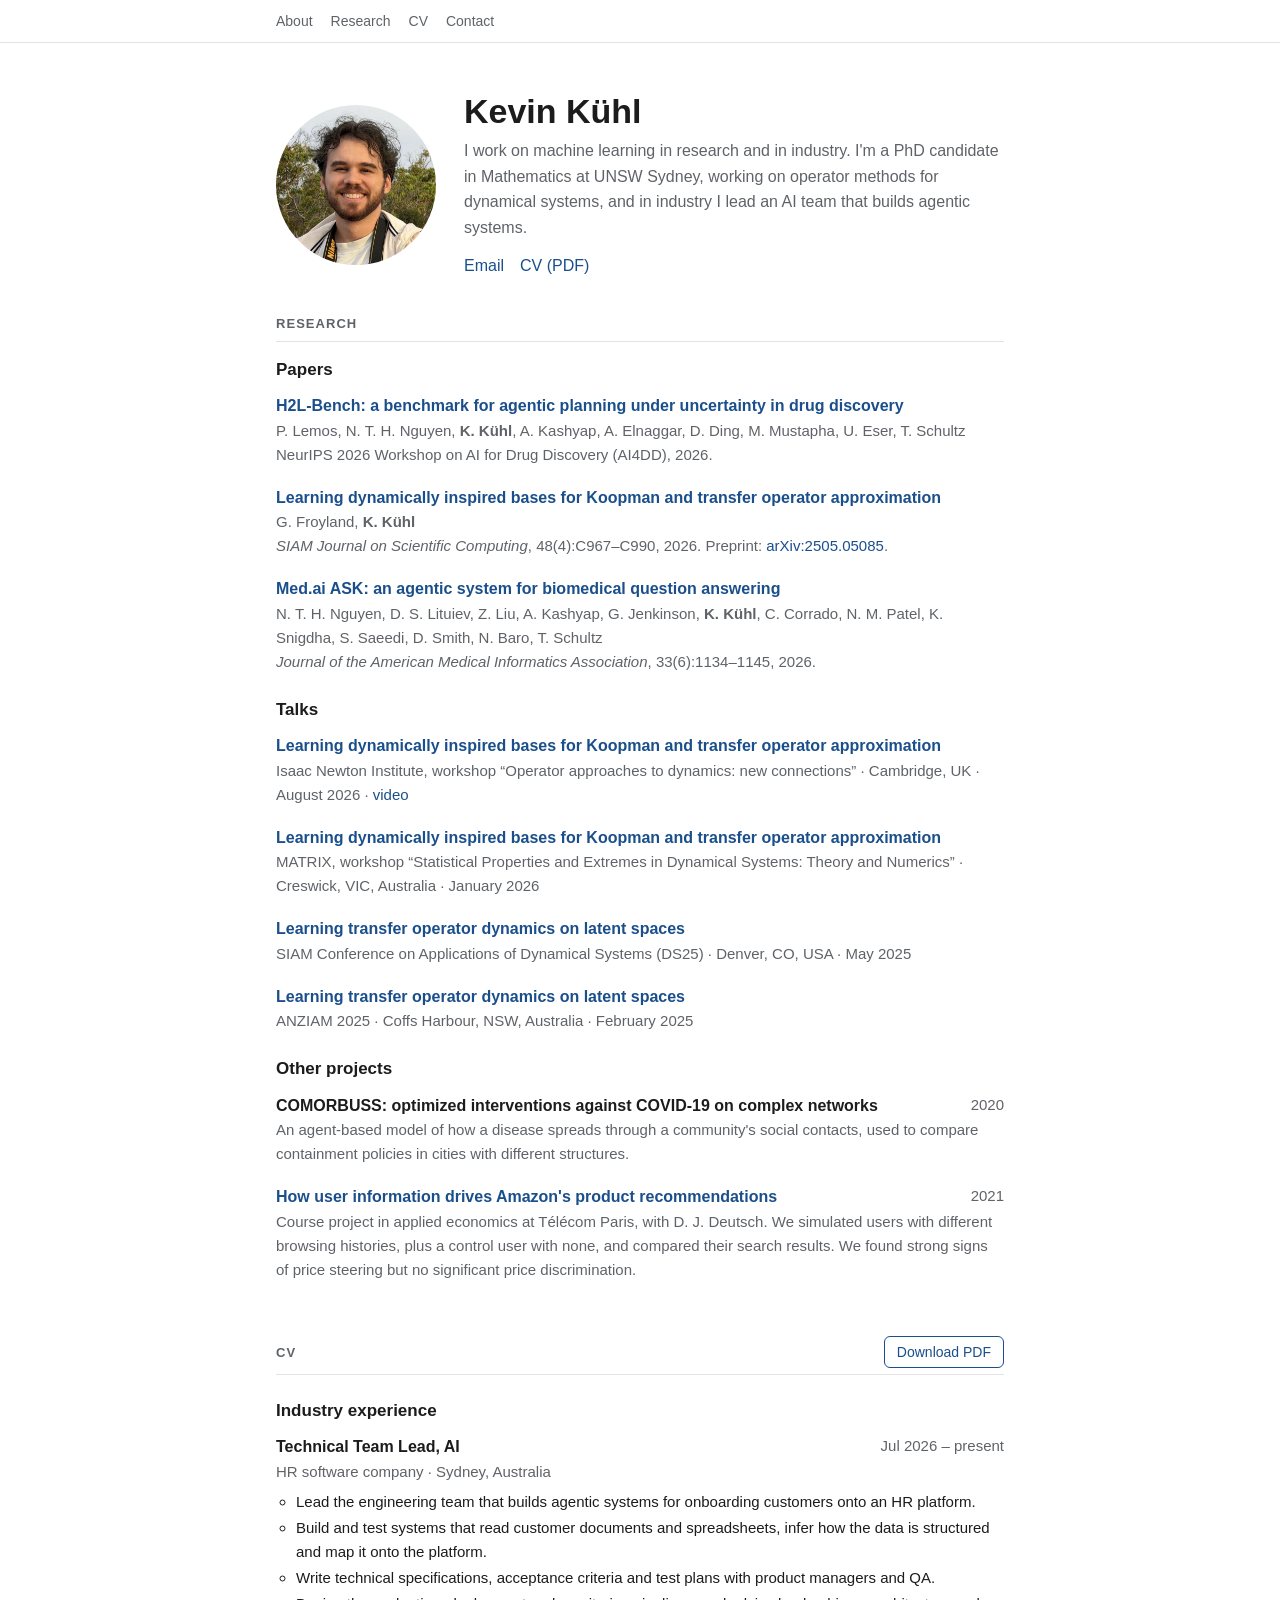
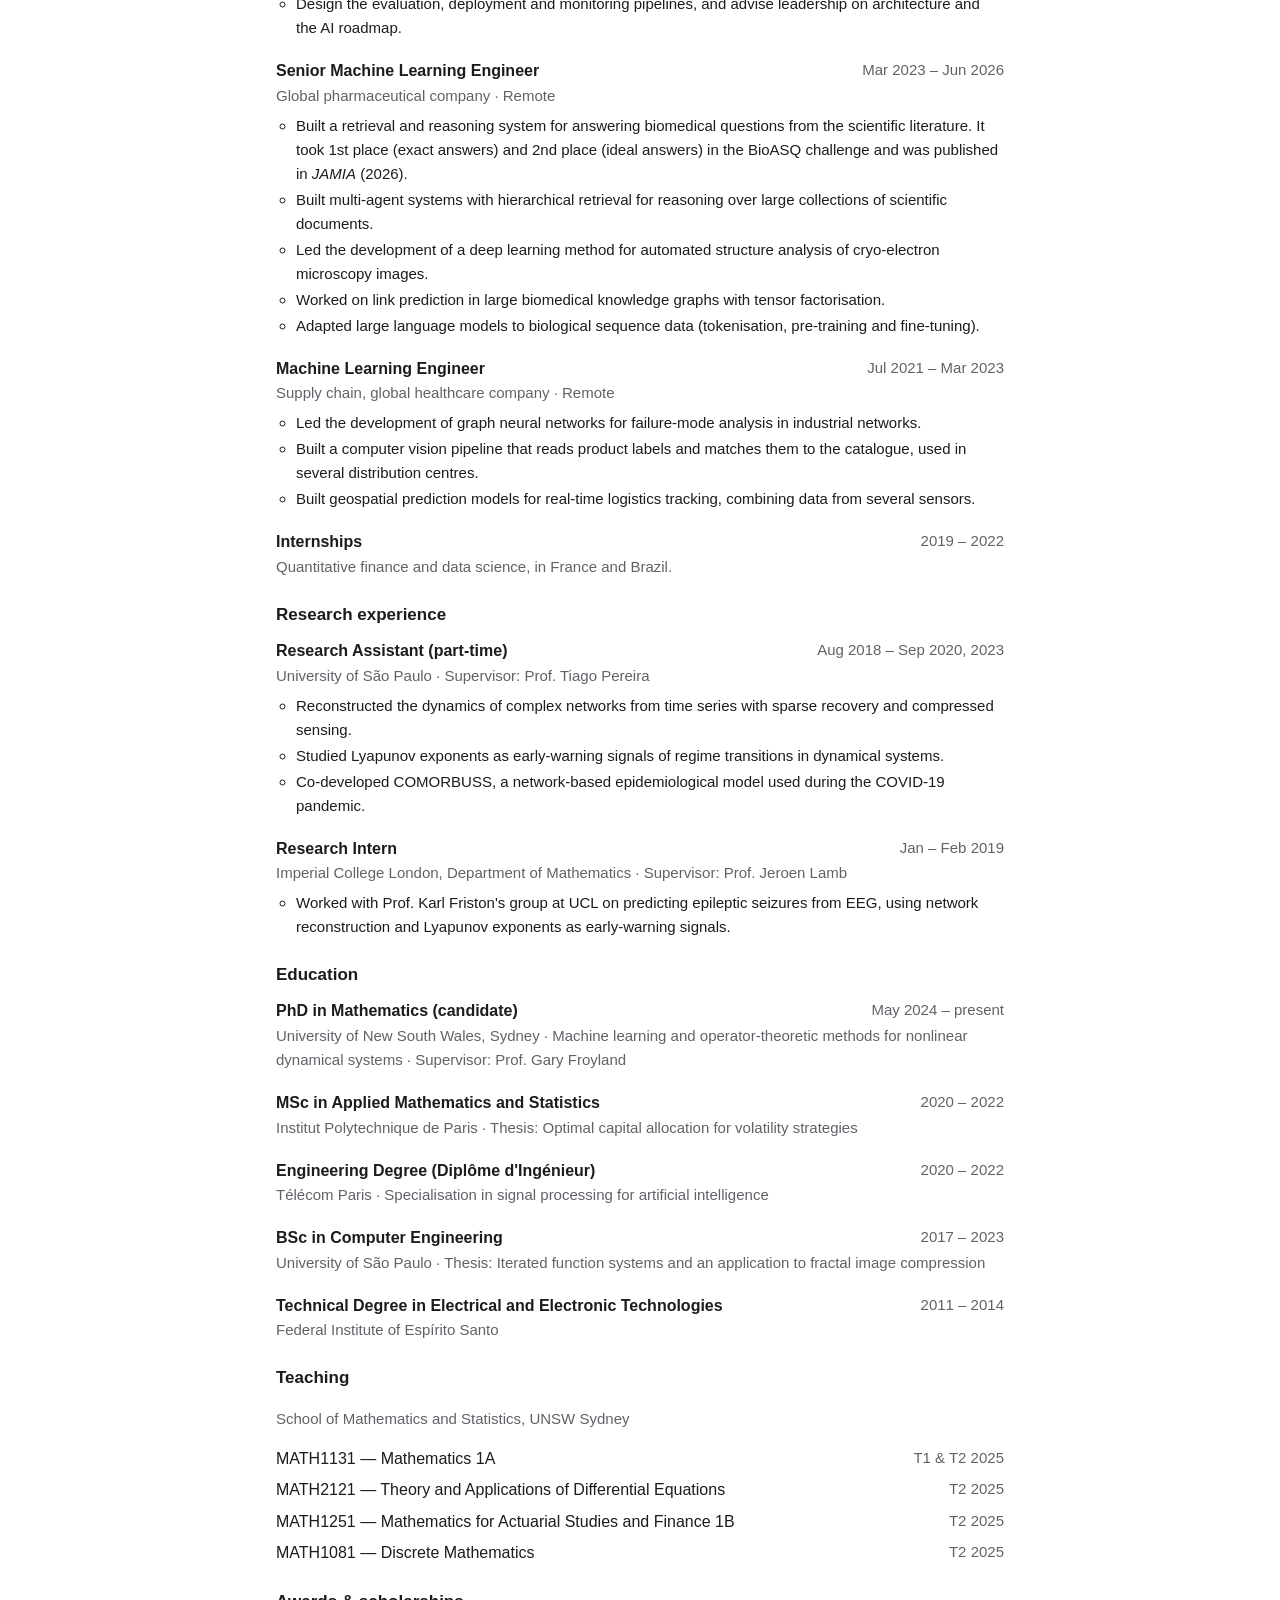
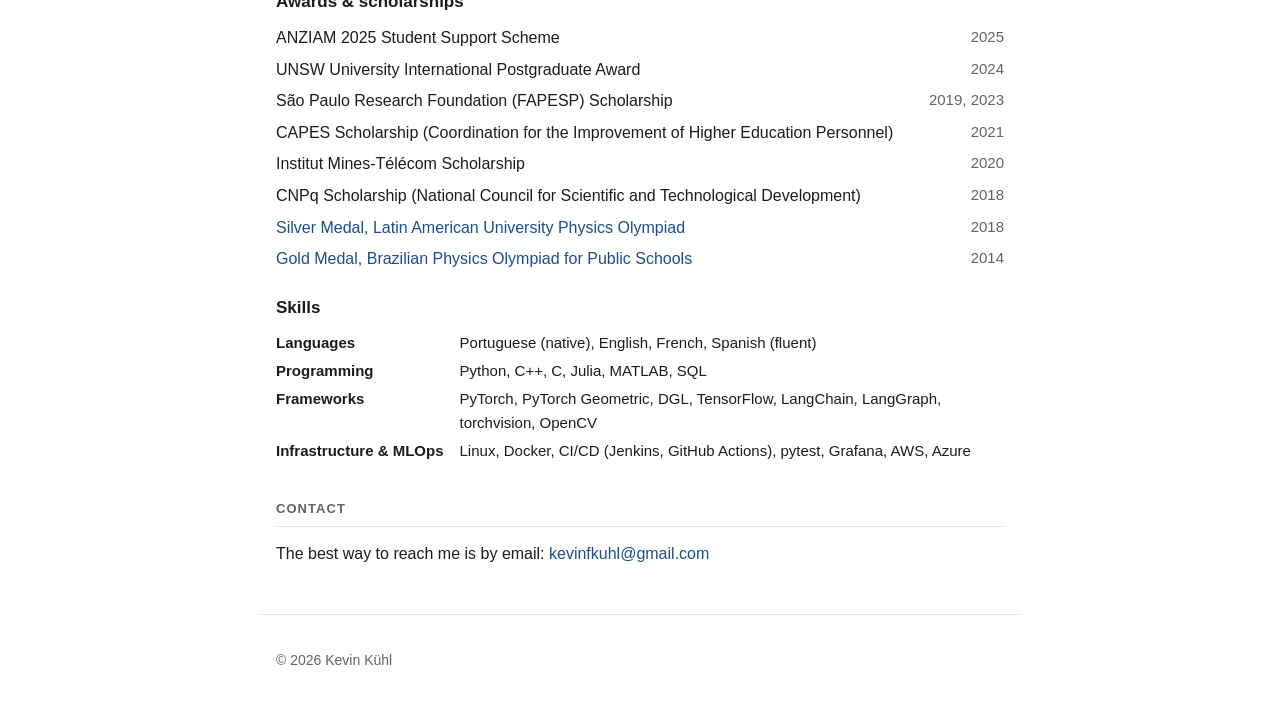
<file: index.html>
<!DOCTYPE html>
<html lang="en">
<head>
  <meta charset="utf-8">
  <meta name="viewport" content="width=device-width, initial-scale=1">
  <title>Kevin Kühl — Machine Learning Research &amp; Engineering</title>
  <meta name="description" content="Kevin Kühl works on machine learning in research and industry: PhD candidate in Mathematics at UNSW Sydney (operator methods for dynamical systems) and lead of an AI team building agentic systems.">
  <meta name="author" content="Kevin Kühl">
  <link rel="canonical" href="https://kevinfkuhl.com/">

  <meta property="og:type" content="profile">
  <meta property="og:title" content="Kevin Kühl">
  <meta property="og:description" content="Machine learning between research and industry · Scientific machine learning · Operator methods for dynamical systems">
  <meta property="og:url" content="https://kevinfkuhl.com/">
  <meta property="og:image" content="https://kevinfkuhl.com/assets/img/kevin-kuhl.jpg">
  <meta name="twitter:card" content="summary">

  <link rel="icon" href="assets/img/icon-32.png" sizes="32x32">
  <link rel="icon" href="assets/img/icon-192.png" sizes="192x192">
  <link rel="apple-touch-icon" href="assets/img/icon-180.png">
  <link rel="stylesheet" href="assets/style.css">

  <script type="application/ld+json">
  {
    "@context": "https://schema.org",
    "@type": "Person",
    "name": "Kevin Kühl",
    "alternateName": ["Kevin Kuhl", "Kevin F. Kühl"],
    "url": "https://kevinfkuhl.com/",
    "image": "https://kevinfkuhl.com/assets/img/kevin-kuhl.jpg",
    "email": "mailto:kevinfkuhl@gmail.com",
    "jobTitle": "Machine Learning Researcher and Engineer",
    "affiliation": { "@type": "CollegeOrUniversity", "name": "University of New South Wales" },
    "alumniOf": [
      { "@type": "CollegeOrUniversity", "name": "Institut Polytechnique de Paris" },
      { "@type": "CollegeOrUniversity", "name": "Télécom Paris" },
      { "@type": "CollegeOrUniversity", "name": "University of São Paulo" }
    ],
    "knowsAbout": ["Machine learning", "Scientific machine learning", "Koopman operator", "Transfer operator", "Dynamical systems", "Graph neural networks", "Biomedical question answering"]
  }
  </script>
</head>

<body>
  <header class="site-header">
    <nav aria-label="Sections">
      <a href="#about">About</a>
      <a href="#research">Research</a>
      <a href="#cv">CV</a>
      <a href="#contact">Contact</a>
    </nav>
  </header>

  <main>
    <section id="about" class="intro">
      <img src="assets/img/kevin-kuhl.jpg" alt="Portrait of Kevin Kühl" width="160" height="160">
      <div>
        <h1>Kevin Kühl</h1>
        <p class="headline">I work on machine learning in research and in industry. I'm a PhD candidate in Mathematics at UNSW Sydney, working on operator methods for dynamical systems, and in industry I lead an AI team that builds agentic systems.</p>
        <p class="links">
          <a href="mailto:kevinfkuhl@gmail.com">Email</a>
          <a href="assets/docs/kevin-kuhl-cv.pdf" download>CV (PDF)</a>
        </p>
        <p class="print-contact">kevinfkuhl@gmail.com · kevinfkuhl.com · Sydney, Australia</p>
      </div>
    </section>

    <section id="research">
      <h2>Research</h2>

      <h3>Papers</h3>
      <ul class="entries">
        <li>
          <p class="title"><a href="assets/docs/h2l-bench.pdf">H2L-Bench: a benchmark for agentic planning under uncertainty in drug discovery</a></p>
          <p class="meta">P. Lemos, N. T. H. Nguyen, <strong>K. Kühl</strong>, A. Kashyap, A. Elnaggar, D. Ding, M. Mustapha, U. Eser, T. Schultz</p>
          <p class="meta">NeurIPS 2026 Workshop on AI for Drug Discovery (AI4DD), 2026.</p>
        </li>
        <li>
          <p class="title"><a href="https://doi.org/10.1137/25M178362X">Learning dynamically inspired bases for Koopman and transfer operator approximation</a></p>
          <p class="meta">G. Froyland, <strong>K. Kühl</strong></p>
          <p class="meta"><em>SIAM Journal on Scientific Computing</em>, 48(4):C967–C990, 2026. Preprint: <a href="https://arxiv.org/abs/2505.05085">arXiv:2505.05085</a>.</p>
        </li>
        <li>
          <p class="title"><a href="https://doi.org/10.1093/jamia/ocag038">Med.ai ASK: an agentic system for biomedical question answering</a></p>
          <p class="meta">N. T. H. Nguyen, D. S. Lituiev, Z. Liu, A. Kashyap, G. Jenkinson, <strong>K. Kühl</strong>, C. Corrado, N. M. Patel, K. Snigdha, S. Saeedi, D. Smith, N. Baro, T. Schultz</p>
          <p class="meta"><em>Journal of the American Medical Informatics Association</em>, 33(6):1134–1145, 2026.</p>
        </li>
      </ul>

      <h3>Talks</h3>
      <ul class="entries">
        <li>
          <p class="title"><a href="https://www.youtube.com/watch?v=xMWwJEnbS5w">Learning dynamically inspired bases for Koopman and transfer operator approximation</a></p>
          <p class="meta">Isaac Newton Institute, workshop “Operator approaches to dynamics: new connections” · Cambridge, UK · August 2026 · <a href="https://www.youtube.com/watch?v=xMWwJEnbS5w">video</a></p>
        </li>
        <li>
          <p class="title"><a href="https://www.matrix-inst.org.au/events/statistical-properties-and-extremes-in-dynamical-systems-theory-and-numerics/">Learning dynamically inspired bases for Koopman and transfer operator approximation</a></p>
          <p class="meta">MATRIX, workshop “Statistical Properties and Extremes in Dynamical Systems: Theory and Numerics” · Creswick, VIC, Australia · January 2026</p>
        </li>
        <li>
          <p class="title"><a href="https://meetings.siam.org/sess/dsp_talk.cfm?p=144074">Learning transfer operator dynamics on latent spaces</a></p>
          <p class="meta">SIAM Conference on Applications of Dynamical Systems (DS25) · Denver, CO, USA · May 2025</p>
        </li>
        <li>
          <p class="title"><a href="https://www.mathematics.org.au/sys/pages/plain.php?page_id=25&amp;conf_id=67">Learning transfer operator dynamics on latent spaces</a></p>
          <p class="meta">ANZIAM 2025 · Coffs Harbour, NSW, Australia · February 2025</p>
        </li>
      </ul>

      <h3 class="screen-only">Other projects</h3>
      <ul class="entries screen-only">
        <li>
          <p class="row"><span class="title">COMORBUSS: optimized interventions against COVID-19 on complex networks</span><span class="date">2020</span></p>
          <p class="meta">An agent-based model of how a disease spreads through a community's social contacts, used to compare containment policies in cities with different structures.</p>
        </li>
        <li>
          <p class="row"><span class="title"><a href="assets/docs/study2.pdf">How user information drives Amazon's product recommendations</a></span><span class="date">2021</span></p>
          <p class="meta">Course project in applied economics at Télécom Paris, with D. J. Deutsch. We simulated users with different browsing histories, plus a control user with none, and compared their search results. We found strong signs of price steering but no significant price discrimination.</p>
        </li>
        <!-- Hidden for now. To show one again, move its <li> above this comment.
        <li>
          <p class="row"><span class="title"><a href="assets/docs/study4.pdf">Economic incentives of fake reviews for Parisian restaurants on Yelp</a></span><span class="date">2021</span></p>
          <p class="meta">250,000+ reviews from 13,000 restaurants: competition and review fraud, sentiment polarization, and fraudulent-user profiles.</p>
        </li>
        <li>
          <p class="row"><span class="title"><a href="assets/docs/study5.pdf">Detecting parameter changes in diffusion processes for optimal execution</a></span><span class="date">2022</span></p>
          <p class="meta">Change-point detection for financial time series modelled by diffusion processes.</p>
        </li>
        <li>
          <p class="row"><span class="title"><a href="assets/docs/study3.pdf">Effects of the interest rate on the Brazilian stock market</a></span><span class="date">2021</span></p>
          <p class="meta">SARIMAX and regression models across eight sector indices.</p>
        </li>
        -->
      </ul>
    </section>

    <section id="cv">
      <div class="section-head">
        <h2>CV</h2>
        <a class="button screen-only" href="assets/docs/kevin-kuhl-cv.pdf" download>Download PDF</a>
      </div>

      <h3>Industry experience</h3>
      <ul class="entries">
        <li>
          <p class="row"><span class="title">Technical Team Lead, AI</span><span class="date">Jul 2026 – present</span></p>
          <p class="meta">HR software company · Sydney, Australia</p>
          <ul class="bullets">
            <li>Lead the engineering team that builds agentic systems for onboarding customers onto an HR platform.</li>
            <li>Build and test systems that read customer documents and spreadsheets, infer how the data is structured and map it onto the platform.</li>
            <li>Write technical specifications, acceptance criteria and test plans with product managers and QA.</li>
            <li>Design the evaluation, deployment and monitoring pipelines, and advise leadership on architecture and the AI roadmap.</li>
          </ul>
        </li>
        <li>
          <p class="row"><span class="title">Senior Machine Learning Engineer</span><span class="date">Mar 2023 – Jun 2026</span></p>
          <p class="meta">Global pharmaceutical company · Remote</p>
          <ul class="bullets">
            <li>Built a retrieval and reasoning system for answering biomedical questions from the scientific literature. It took 1st place (exact answers) and 2nd place (ideal answers) in the BioASQ challenge and was published in <em>JAMIA</em> (2026).</li>
            <li>Built multi-agent systems with hierarchical retrieval for reasoning over large collections of scientific documents.</li>
            <li>Led the development of a deep learning method for automated structure analysis of cryo-electron microscopy images.</li>
            <li>Worked on link prediction in large biomedical knowledge graphs with tensor factorisation.</li>
            <li>Adapted large language models to biological sequence data (tokenisation, pre-training and fine-tuning).</li>
          </ul>
        </li>
        <li>
          <p class="row"><span class="title">Machine Learning Engineer</span><span class="date">Jul 2021 – Mar 2023</span></p>
          <p class="meta">Supply chain, global healthcare company · Remote</p>
          <ul class="bullets">
            <li>Led the development of graph neural networks for failure-mode analysis in industrial networks.</li>
            <li>Built a computer vision pipeline that reads product labels and matches them to the catalogue, used in several distribution centres.</li>
            <li>Built geospatial prediction models for real-time logistics tracking, combining data from several sensors.</li>
          </ul>
        </li>
        <li>
          <p class="row"><span class="title">Internships</span><span class="date">2019 – 2022</span></p>
          <p class="meta">Quantitative finance and data science, in France and Brazil.</p>
        </li>
      </ul>

      <h3>Research experience</h3>
      <ul class="entries">
        <li>
          <p class="row"><span class="title">Research Assistant (part-time)</span><span class="date">Aug 2018 – Sep 2020, 2023</span></p>
          <p class="meta">University of São Paulo · Supervisor: Prof. Tiago Pereira</p>
          <ul class="bullets">
            <li>Reconstructed the dynamics of complex networks from time series with sparse recovery and compressed sensing.</li>
            <li>Studied Lyapunov exponents as early-warning signals of regime transitions in dynamical systems.</li>
            <li>Co-developed COMORBUSS, a network-based epidemiological model used during the COVID-19 pandemic.</li>
          </ul>
        </li>
        <li>
          <p class="row"><span class="title">Research Intern</span><span class="date">Jan – Feb 2019</span></p>
          <p class="meta">Imperial College London, Department of Mathematics · Supervisor: Prof. Jeroen Lamb</p>
          <ul class="bullets">
            <li>Worked with Prof. Karl Friston's group at UCL on predicting epileptic seizures from EEG, using network reconstruction and Lyapunov exponents as early-warning signals.</li>
          </ul>
        </li>
      </ul>

      <h3>Education</h3>
      <ul class="entries">
        <li>
          <p class="row"><span class="title">PhD in Mathematics (candidate)</span><span class="date">May 2024 – present</span></p>
          <p class="meta">University of New South Wales, Sydney · Machine learning and operator-theoretic methods for nonlinear dynamical systems · Supervisor: Prof. Gary Froyland</p>
        </li>
        <li>
          <p class="row"><span class="title">MSc in Applied Mathematics and Statistics</span><span class="date">2020 – 2022</span></p>
          <p class="meta">Institut Polytechnique de Paris · Thesis: Optimal capital allocation for volatility strategies</p>
        </li>
        <li>
          <p class="row"><span class="title">Engineering Degree (Diplôme d'Ingénieur)</span><span class="date">2020 – 2022</span></p>
          <p class="meta">Télécom Paris · Specialisation in signal processing for artificial intelligence</p>
        </li>
        <li>
          <p class="row"><span class="title">BSc in Computer Engineering</span><span class="date">2017 – 2023</span></p>
          <p class="meta">University of São Paulo · Thesis: Iterated function systems and an application to fractal image compression</p>
        </li>
        <li>
          <p class="row"><span class="title">Technical Degree in Electrical and Electronic Technologies</span><span class="date">2011 – 2014</span></p>
          <p class="meta">Federal Institute of Espírito Santo</p>
        </li>
      </ul>

      <h3>Teaching</h3>
      <p class="meta">School of Mathematics and Statistics, UNSW Sydney</p>
      <ul class="entries compact">
        <li><p class="row"><span>MATH1131 — Mathematics 1A</span><span class="date">T1 &amp; T2 2025</span></p></li>
        <li><p class="row"><span>MATH2121 — Theory and Applications of Differential Equations</span><span class="date">T2 2025</span></p></li>
        <li><p class="row"><span>MATH1251 — Mathematics for Actuarial Studies and Finance 1B</span><span class="date">T2 2025</span></p></li>
        <li><p class="row"><span>MATH1081 — Discrete Mathematics</span><span class="date">T2 2025</span></p></li>
      </ul>

      <h3>Awards &amp; scholarships</h3>
      <ul class="entries compact">
        <li><p class="row"><span>ANZIAM 2025 Student Support Scheme</span><span class="date">2025</span></p></li>
        <li><p class="row"><span>UNSW University International Postgraduate Award</span><span class="date">2024</span></p></li>
        <li><p class="row"><span>São Paulo Research Foundation (FAPESP) Scholarship</span><span class="date">2019, 2023</span></p></li>
        <li><p class="row"><span>CAPES Scholarship (Coordination for the Improvement of Higher Education Personnel)</span><span class="date">2021</span></p></li>
        <li><p class="row"><span>Institut Mines-Télécom Scholarship</span><span class="date">2020</span></p></li>
        <li><p class="row"><span>CNPq Scholarship (National Council for Scientific and Technological Development)</span><span class="date">2018</span></p></li>
        <li><p class="row"><span><a href="assets/docs/oluf.pdf">Silver Medal, Latin American University Physics Olympiad</a></span><span class="date">2018</span></p></li>
        <li><p class="row"><span><a href="assets/docs/obfep.pdf">Gold Medal, Brazilian Physics Olympiad for Public Schools</a></span><span class="date">2014</span></p></li>
      </ul>

      <h3>Skills</h3>
      <dl class="skills">
        <dt>Languages</dt><dd>Portuguese (native), English, French, Spanish (fluent)</dd>
        <dt>Programming</dt><dd>Python, C++, C, Julia, MATLAB, SQL</dd>
        <dt>Frameworks</dt><dd>PyTorch, PyTorch Geometric, DGL, TensorFlow, LangChain, LangGraph, torchvision, OpenCV</dd>
        <dt>Infrastructure &amp; MLOps</dt><dd>Linux, Docker, CI/CD (Jenkins, GitHub Actions), pytest, Grafana, AWS, Azure</dd>
      </dl>
    </section>

    <section id="contact" class="screen-only">
      <h2>Contact</h2>
      <p>The best way to reach me is by email: <a href="mailto:kevinfkuhl@gmail.com">kevinfkuhl@gmail.com</a></p>
    </section>
  </main>

  <footer class="screen-only">
    <p>© 2026 Kevin Kühl</p>
  </footer>
</body>
</html>
</file>
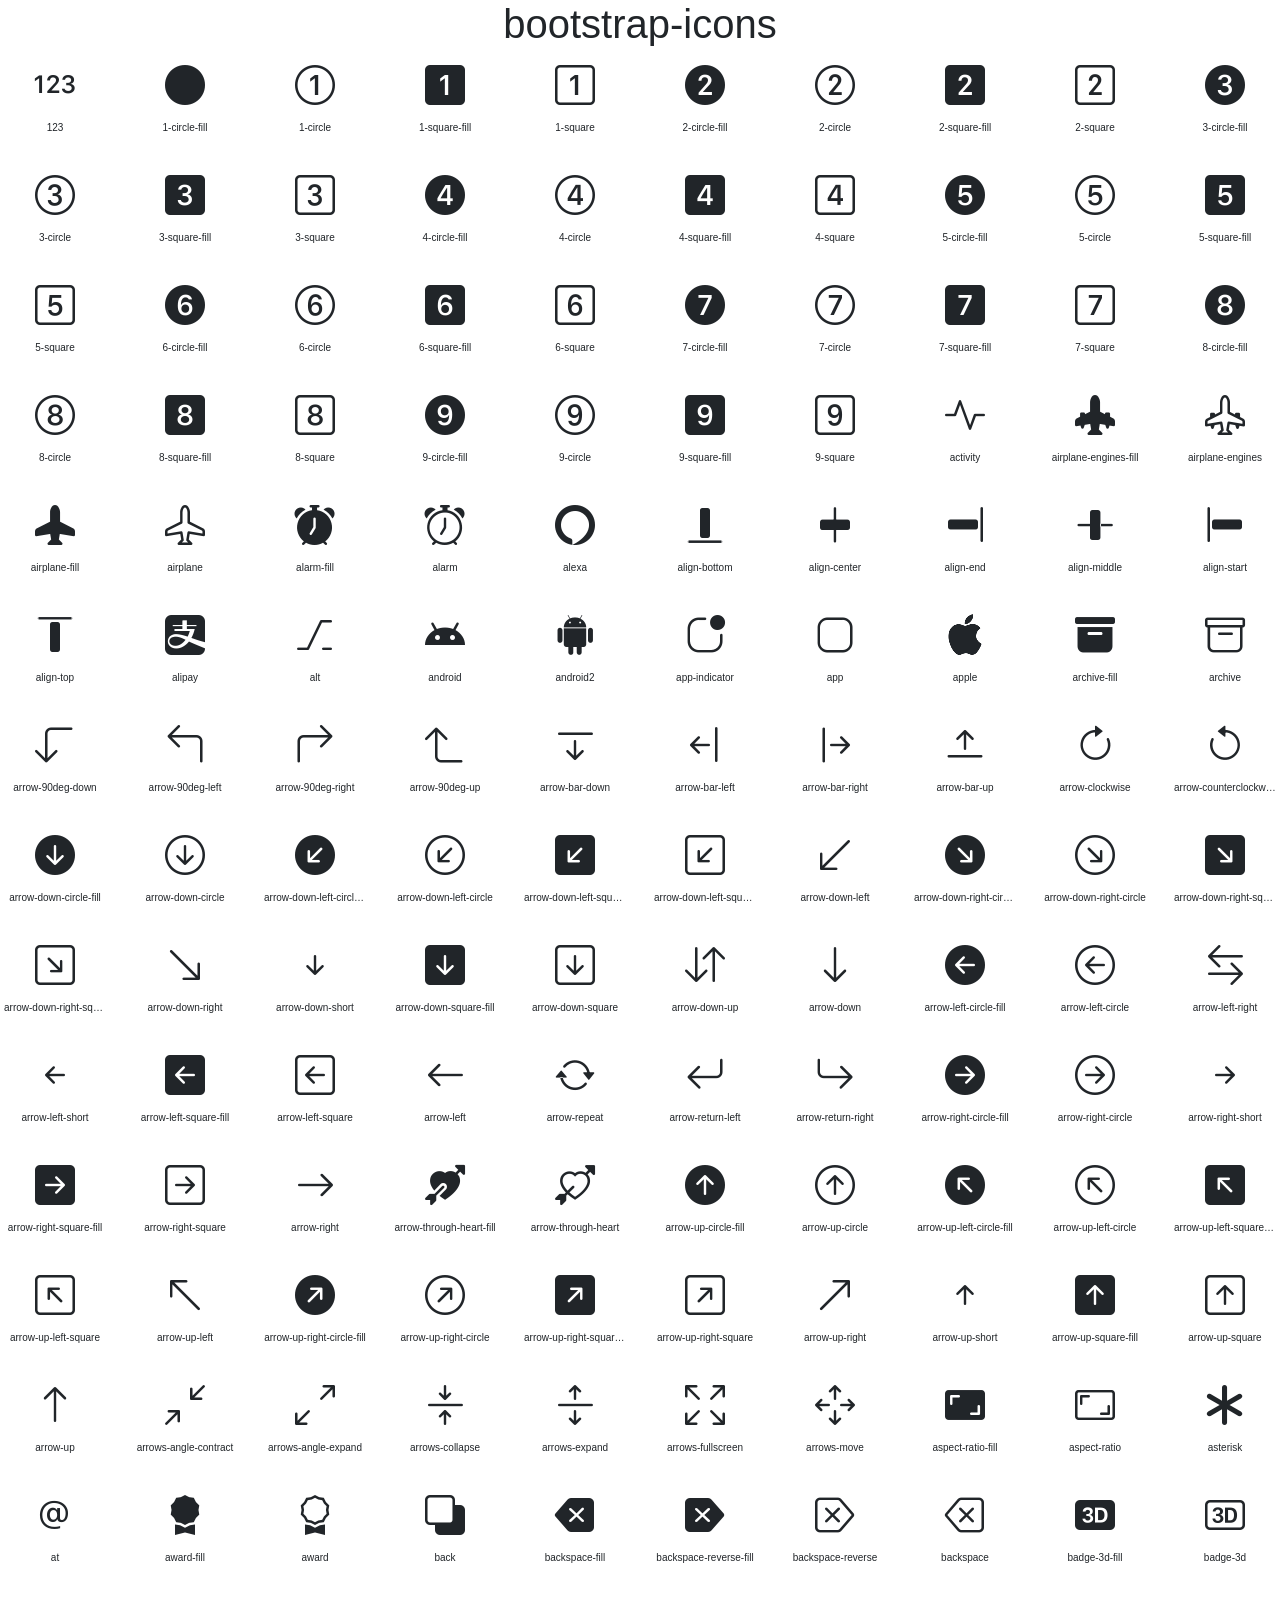
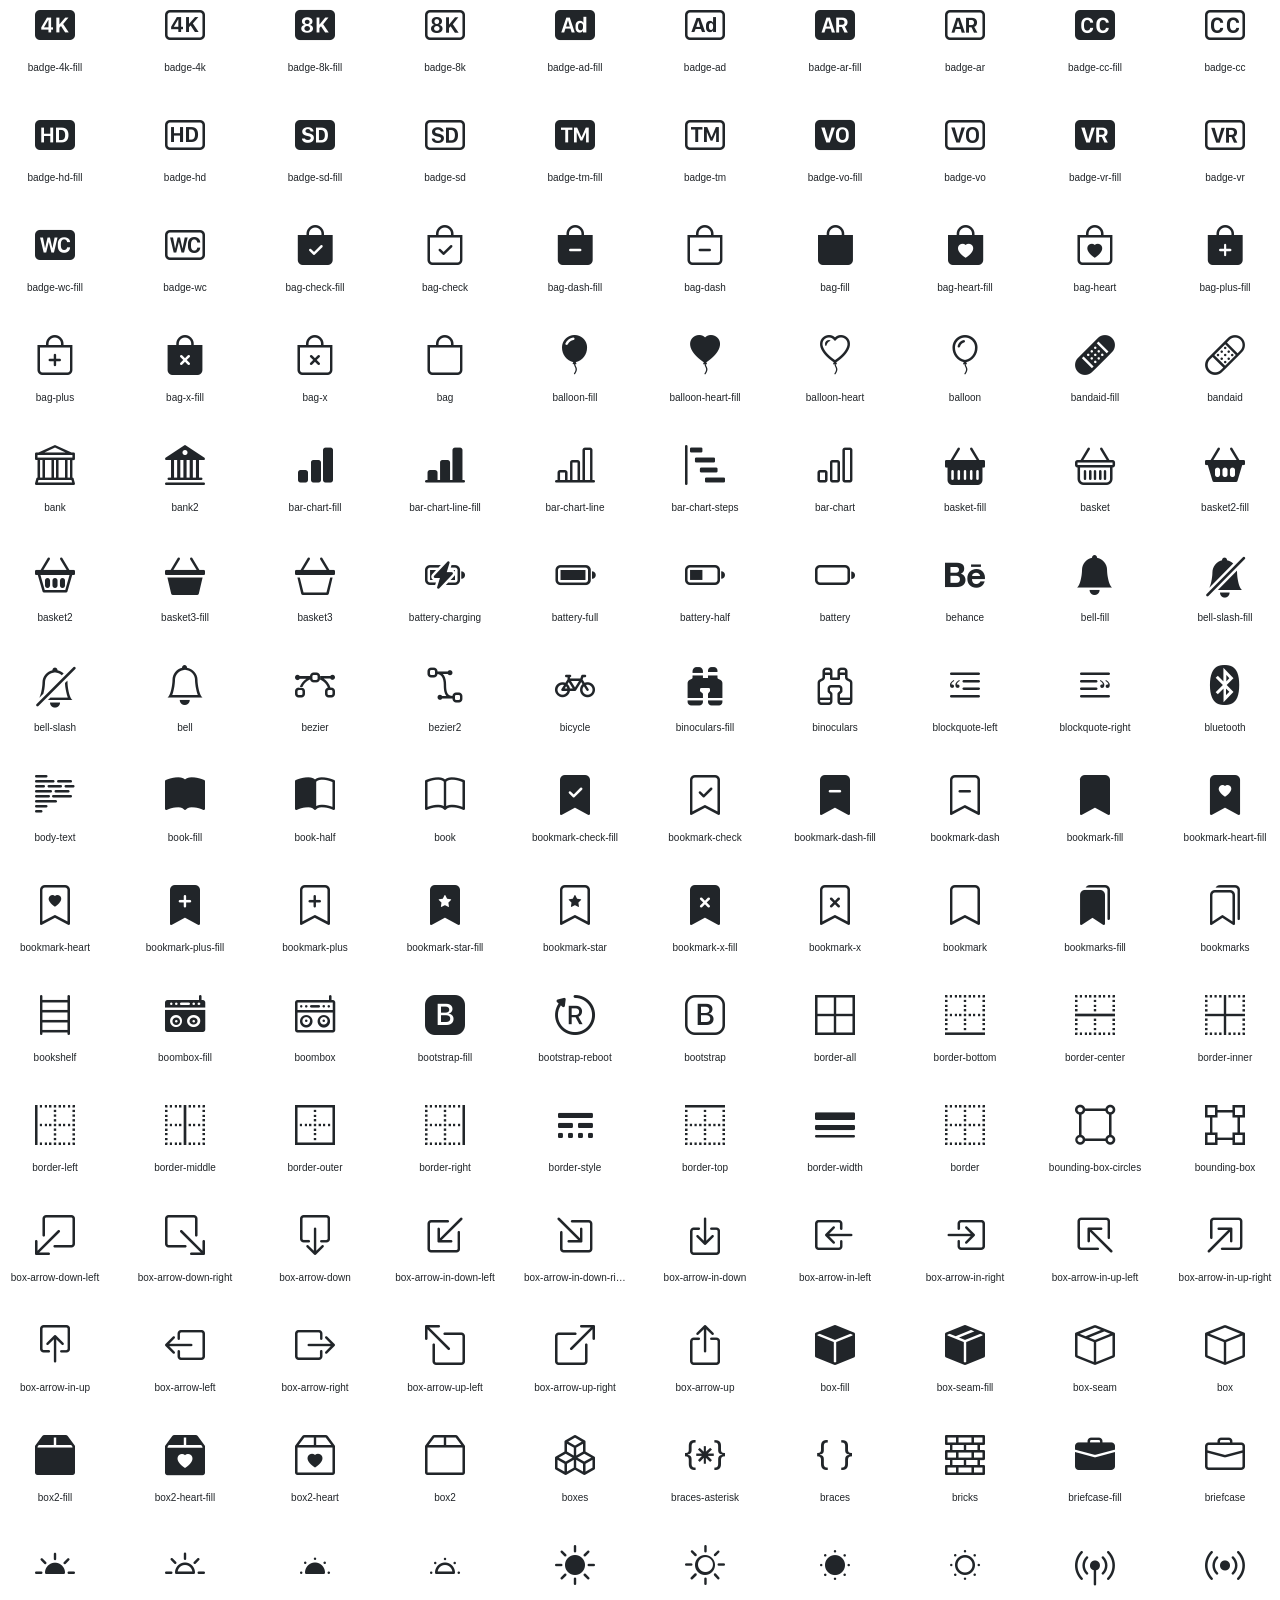
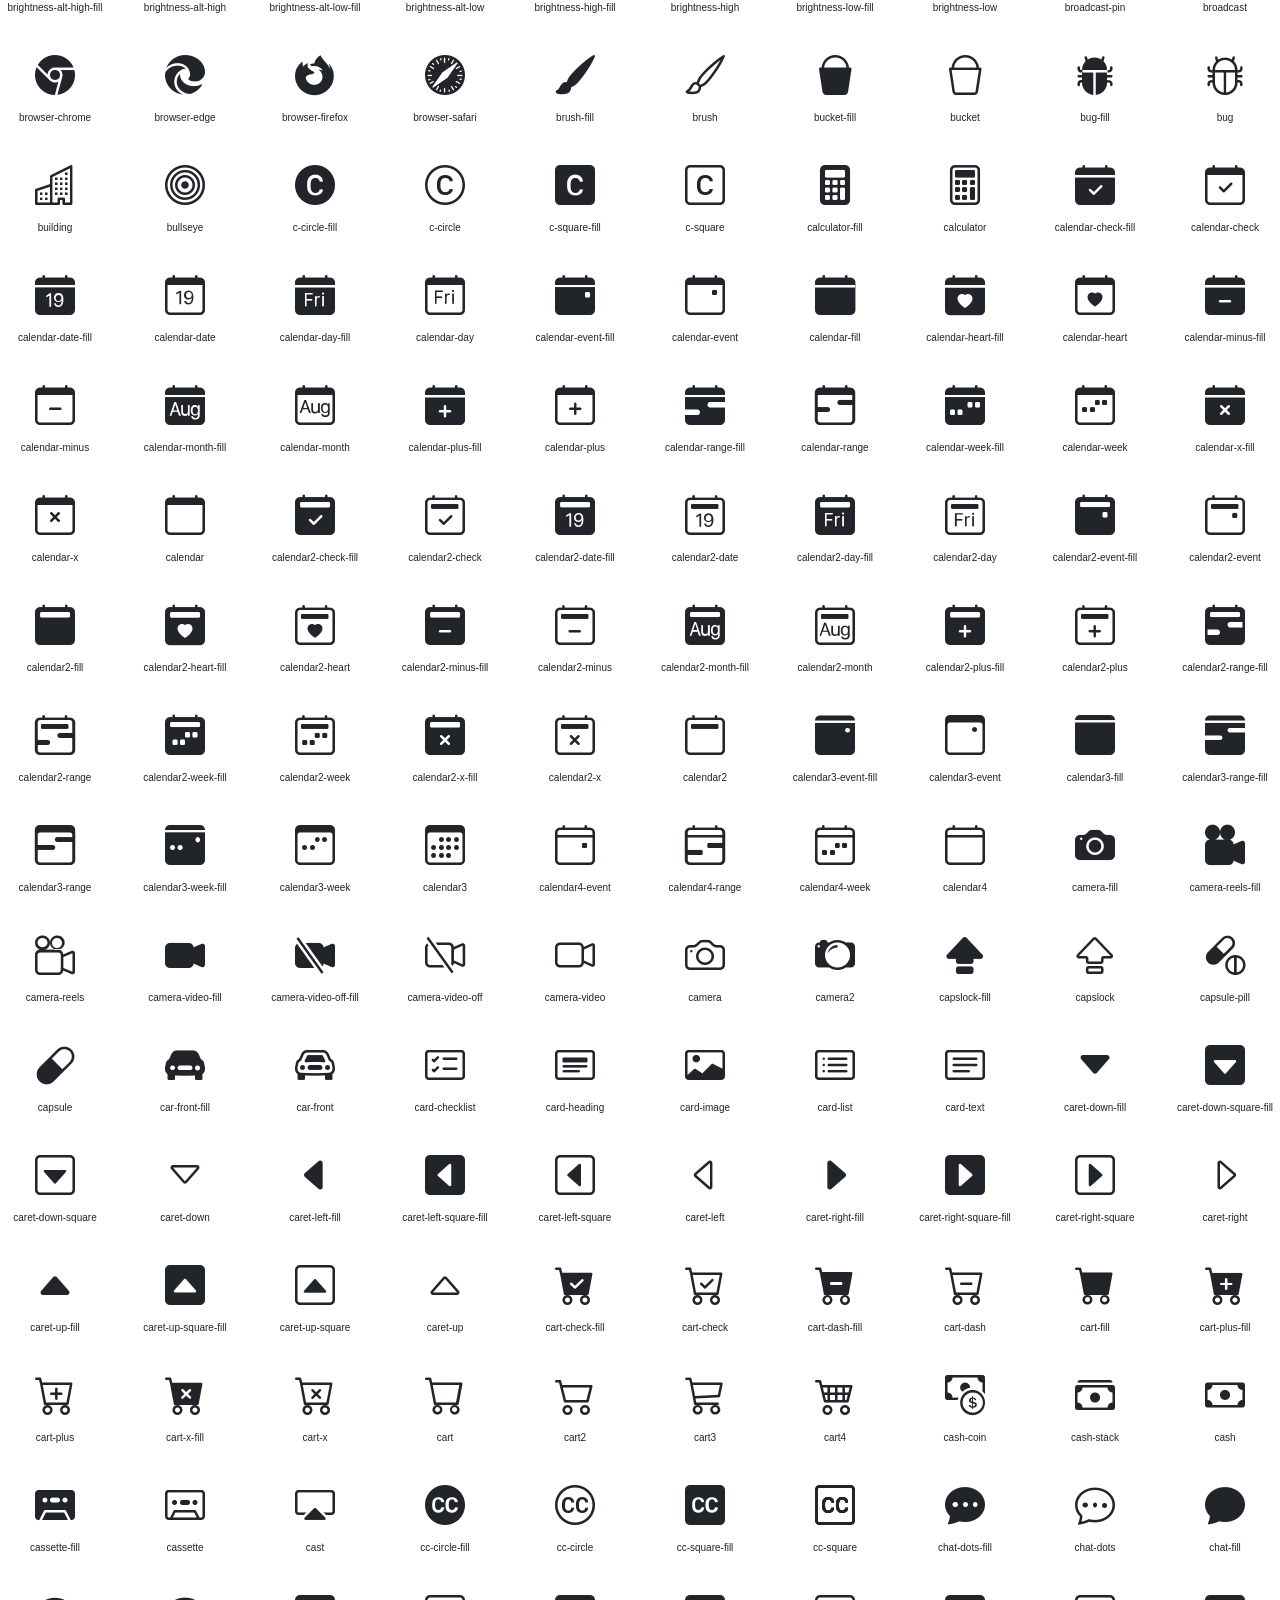
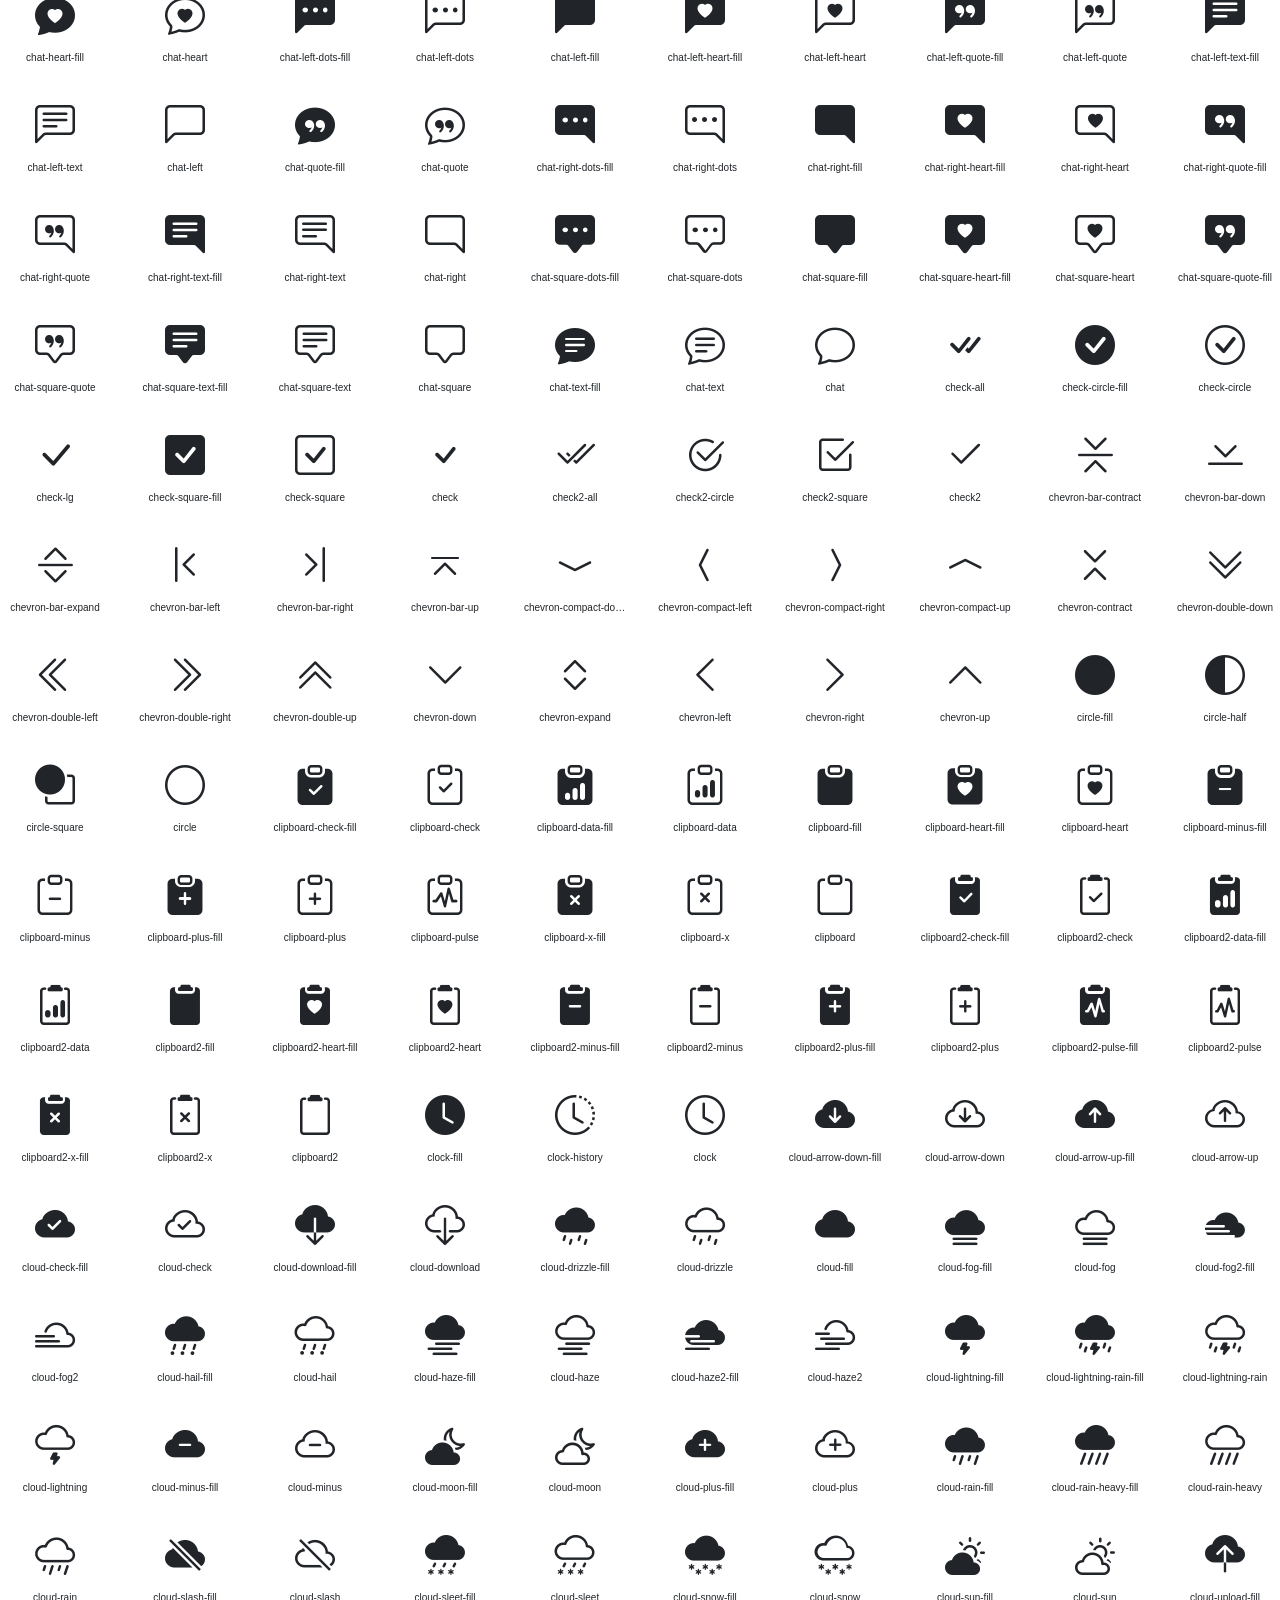
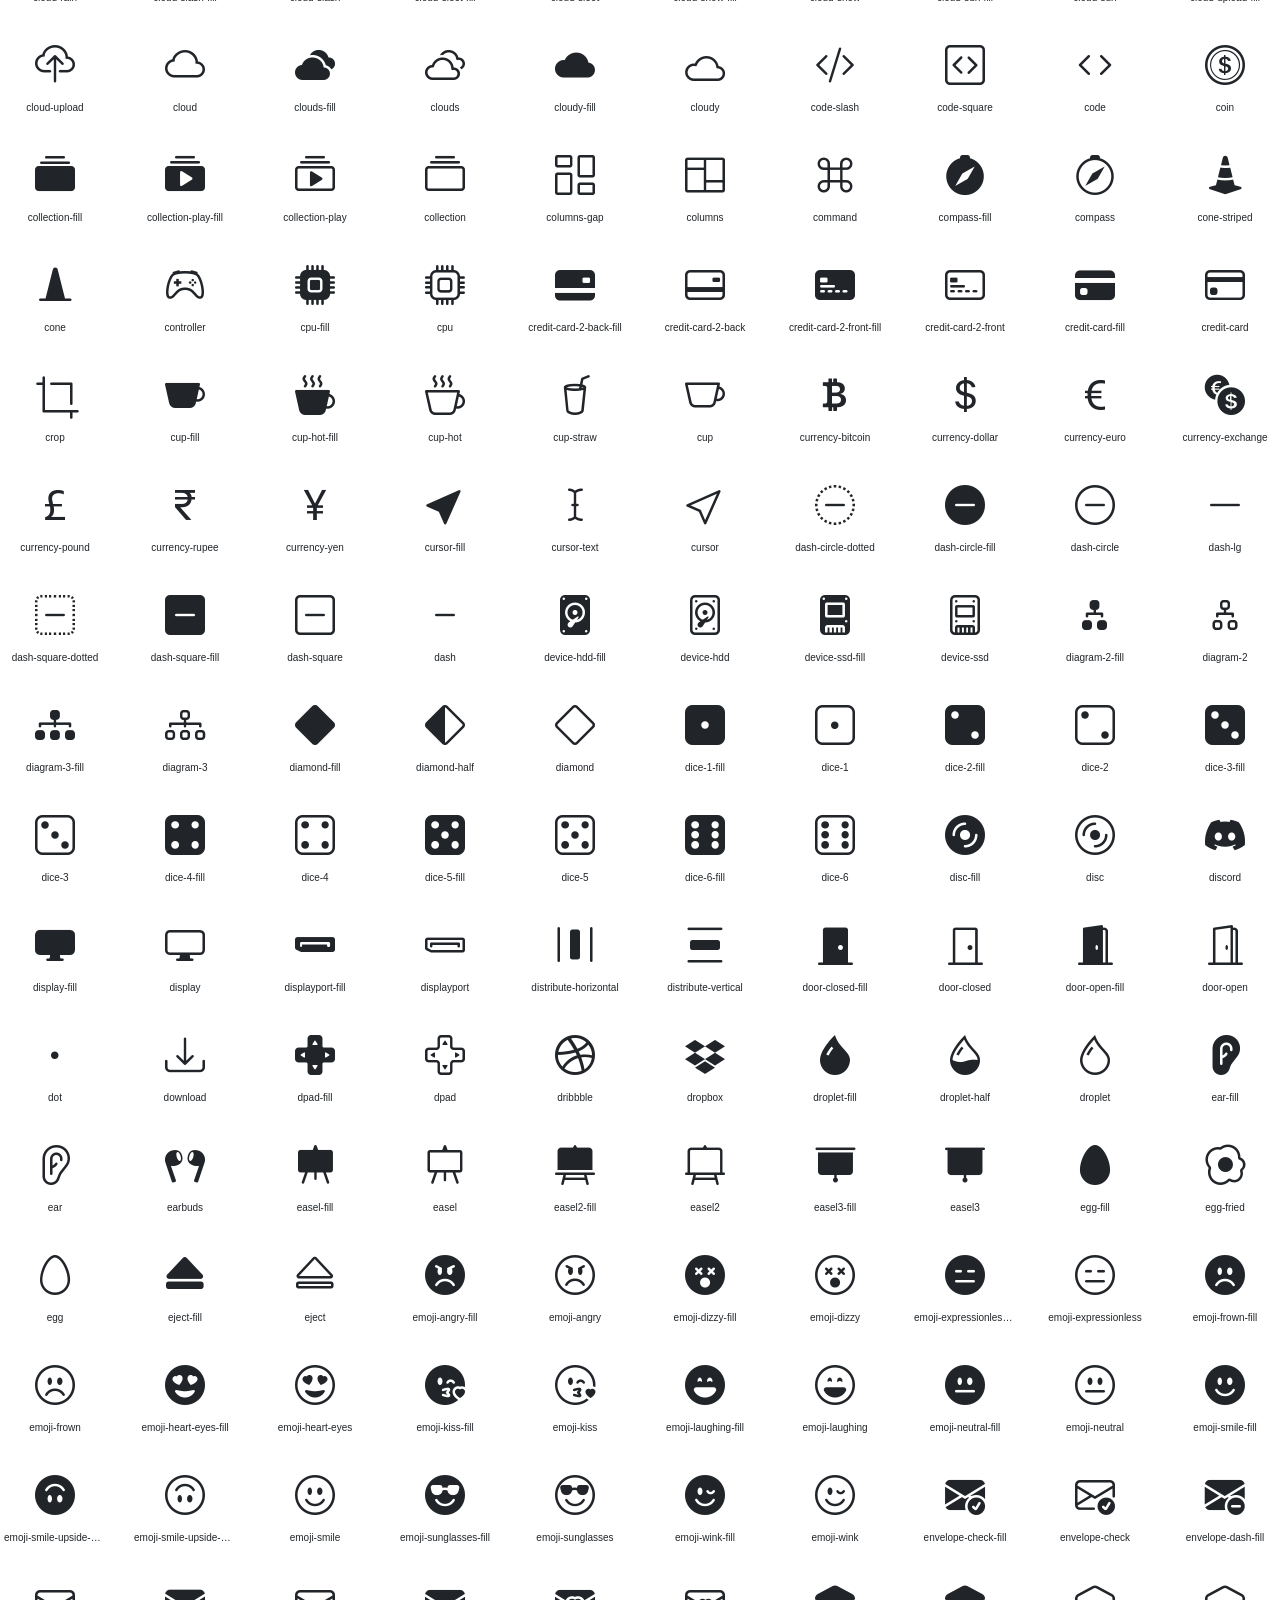
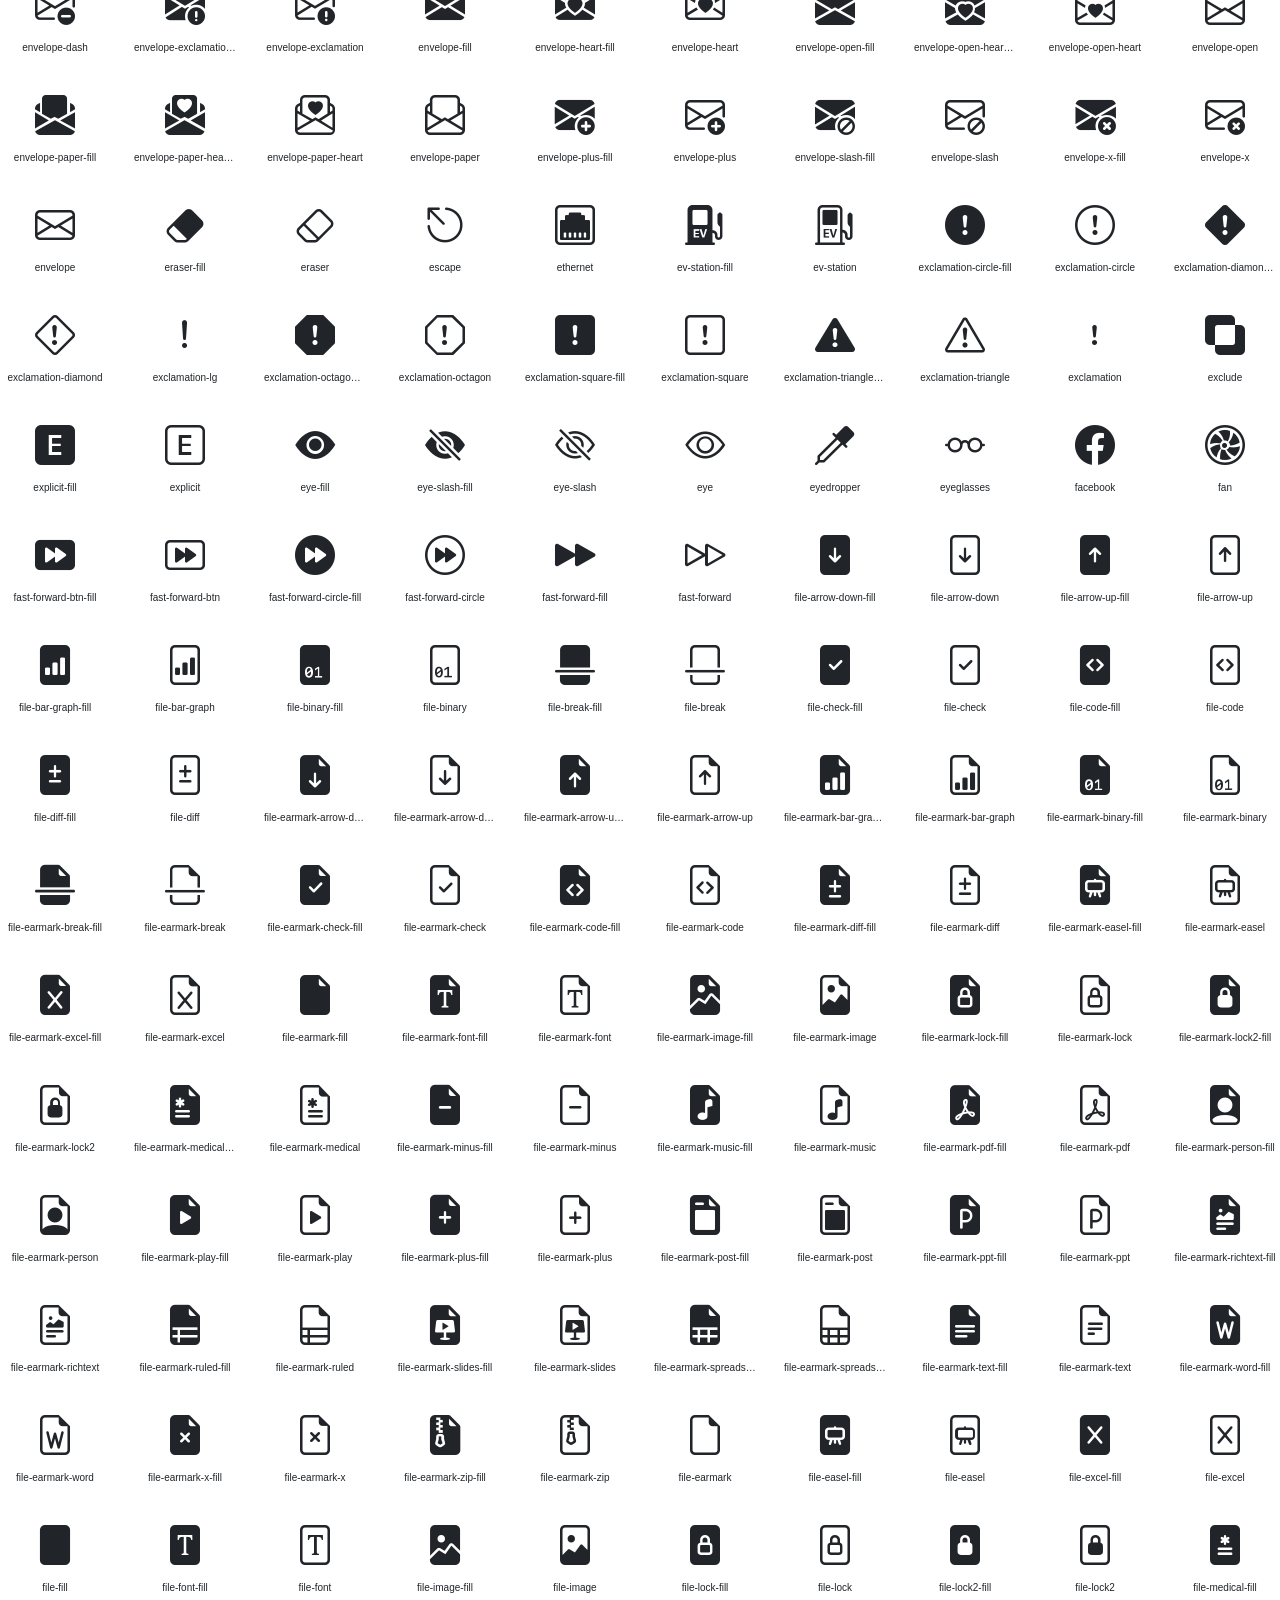
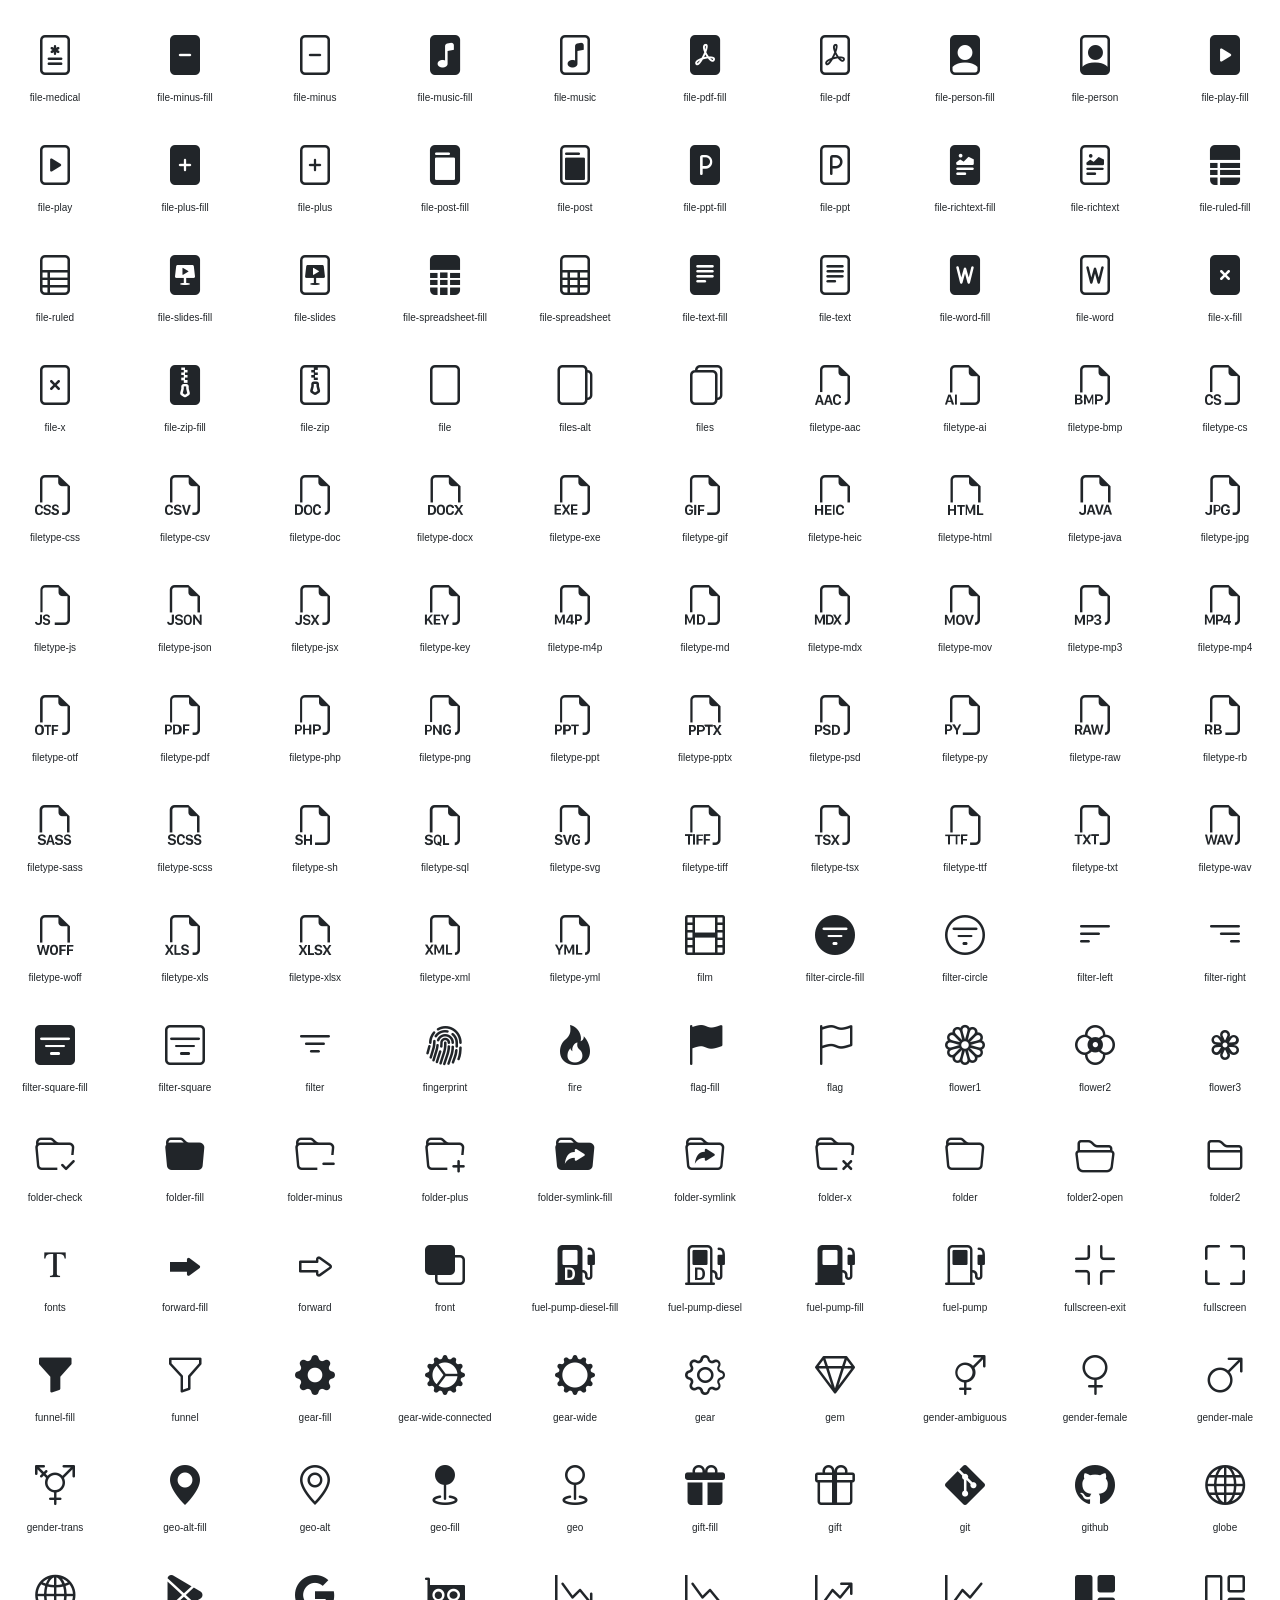
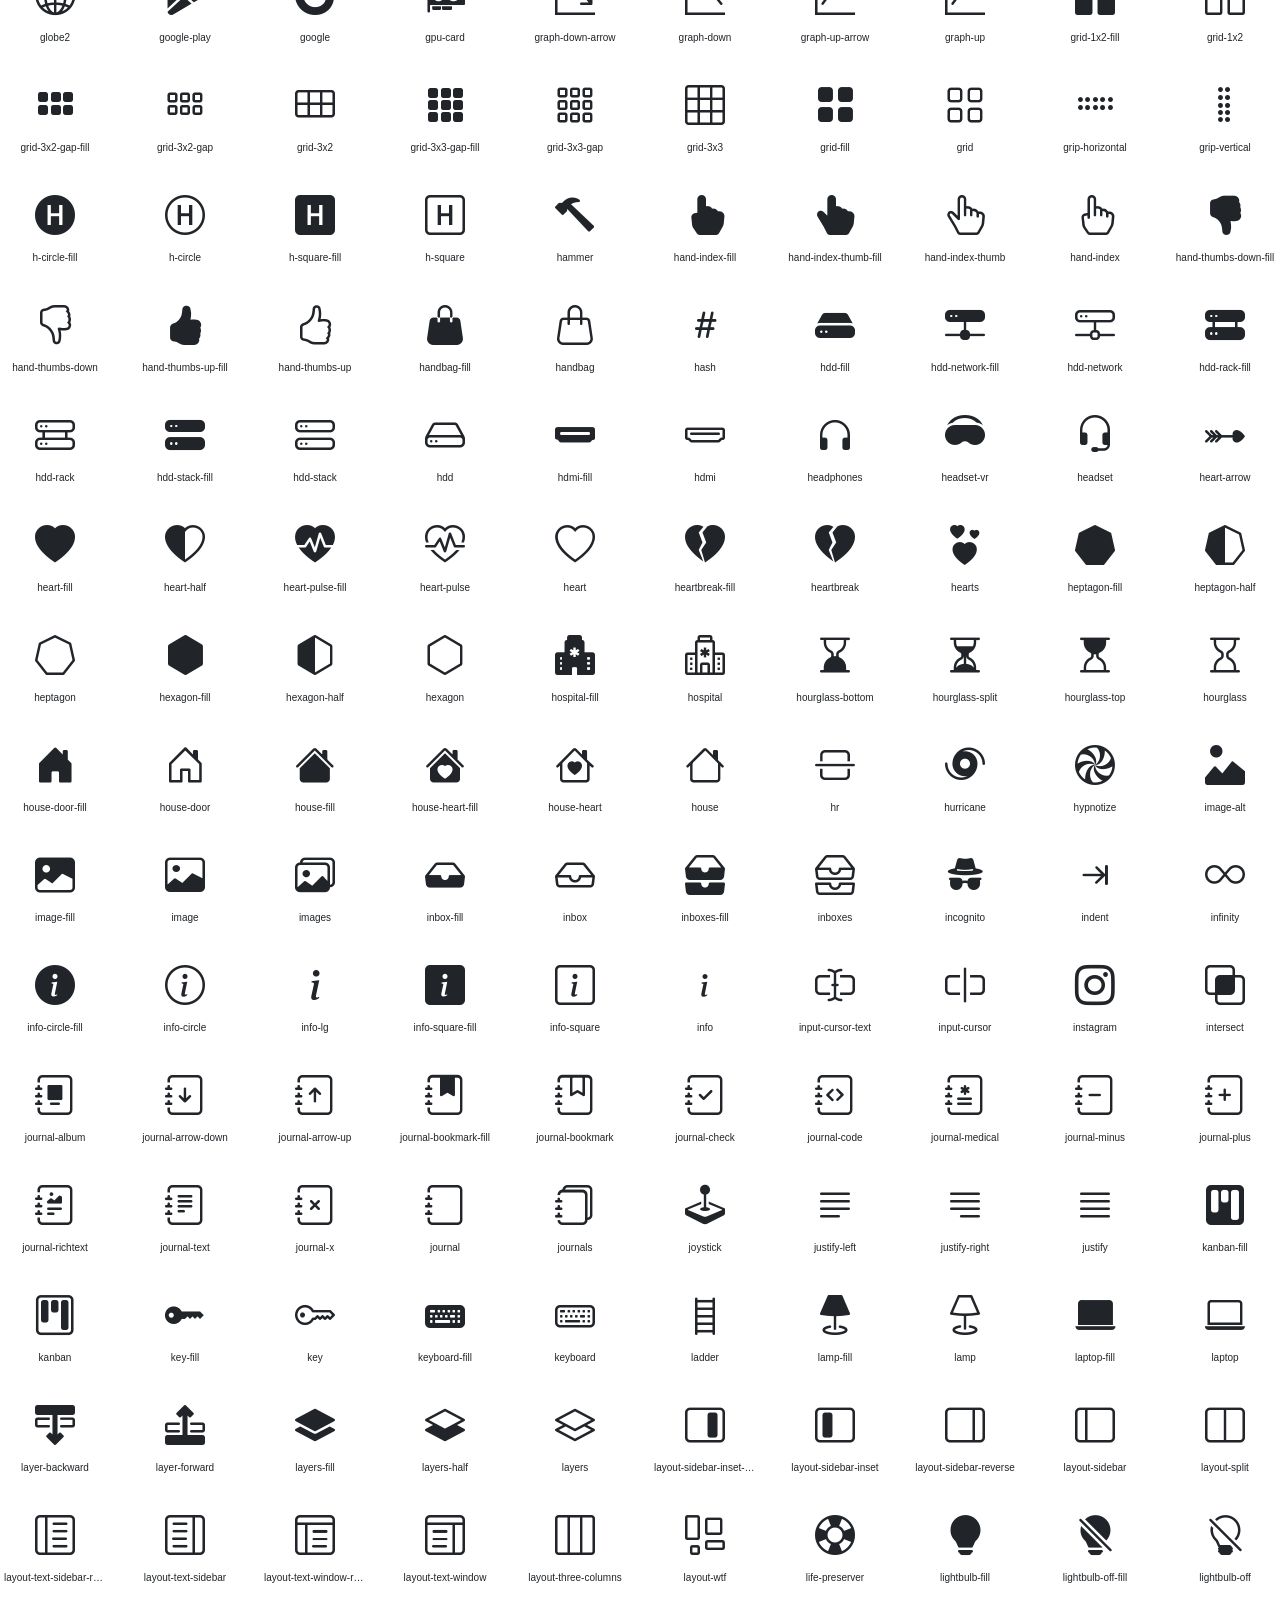
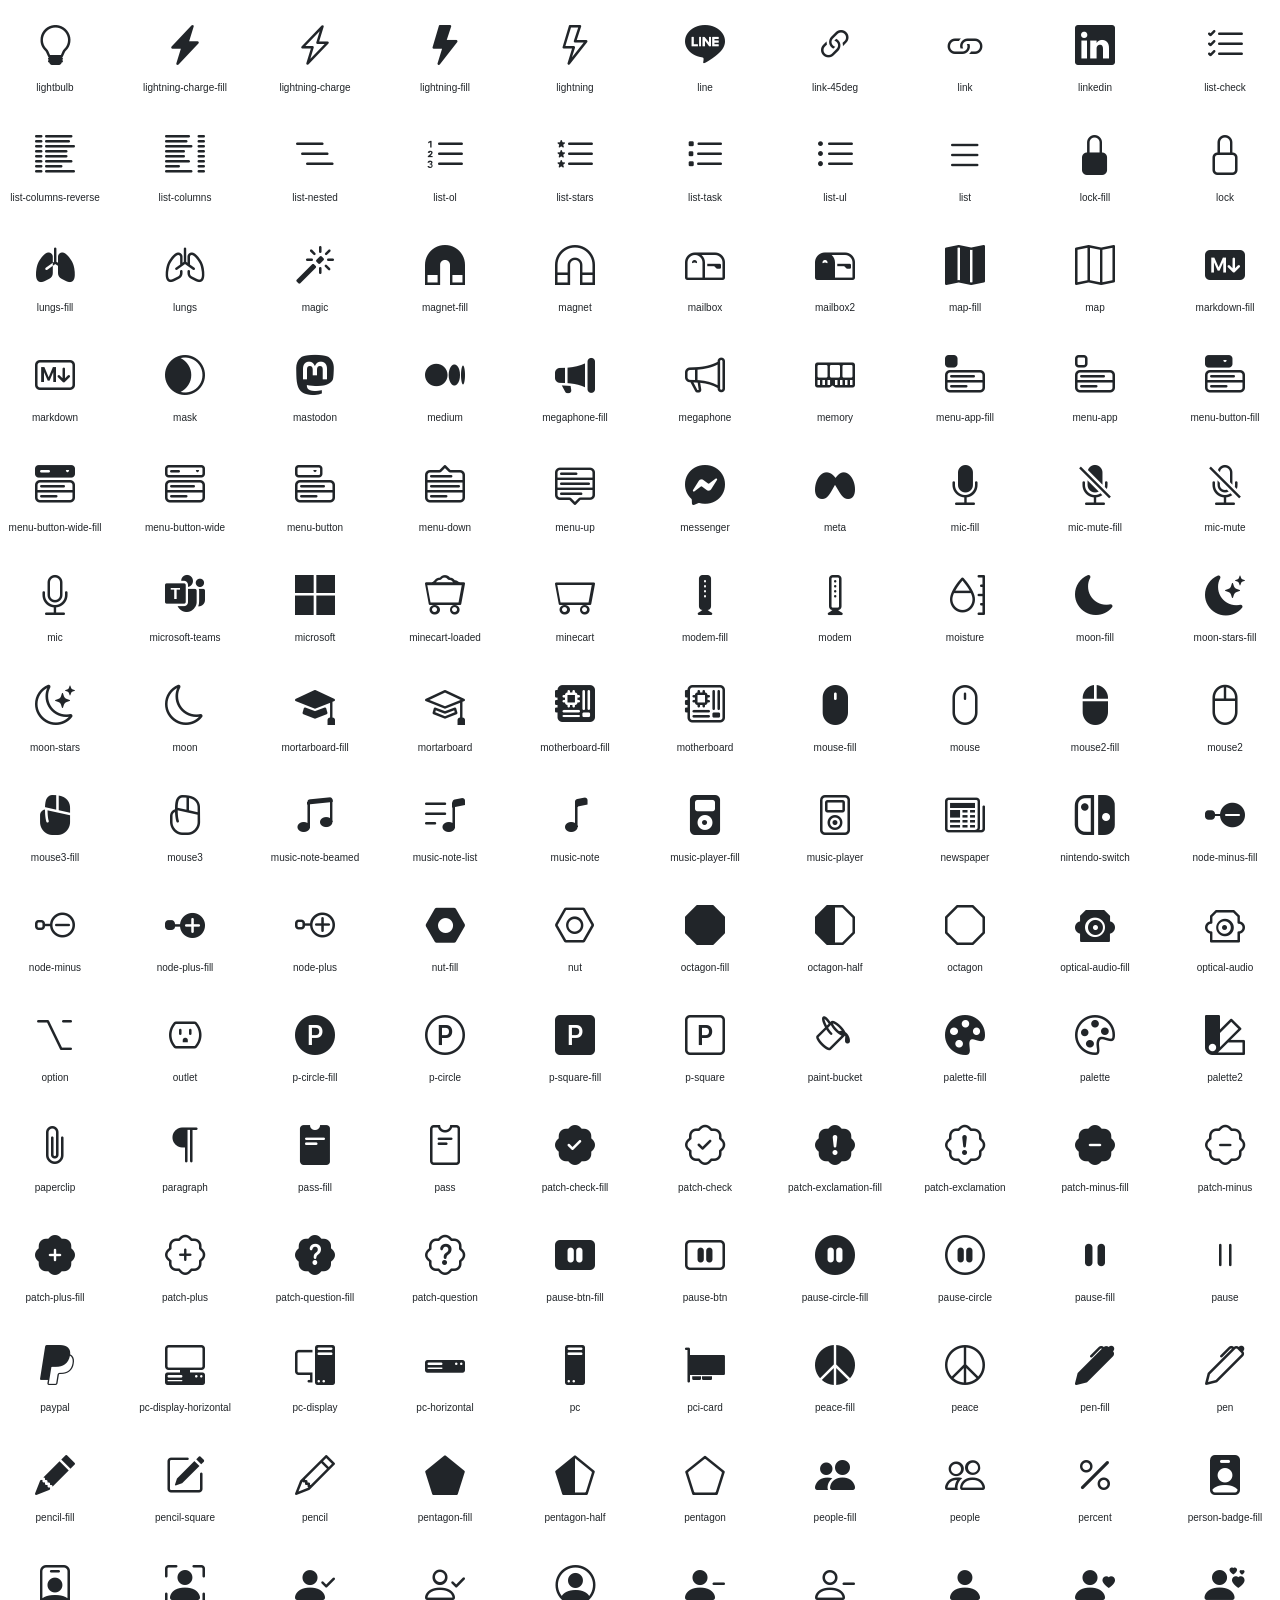
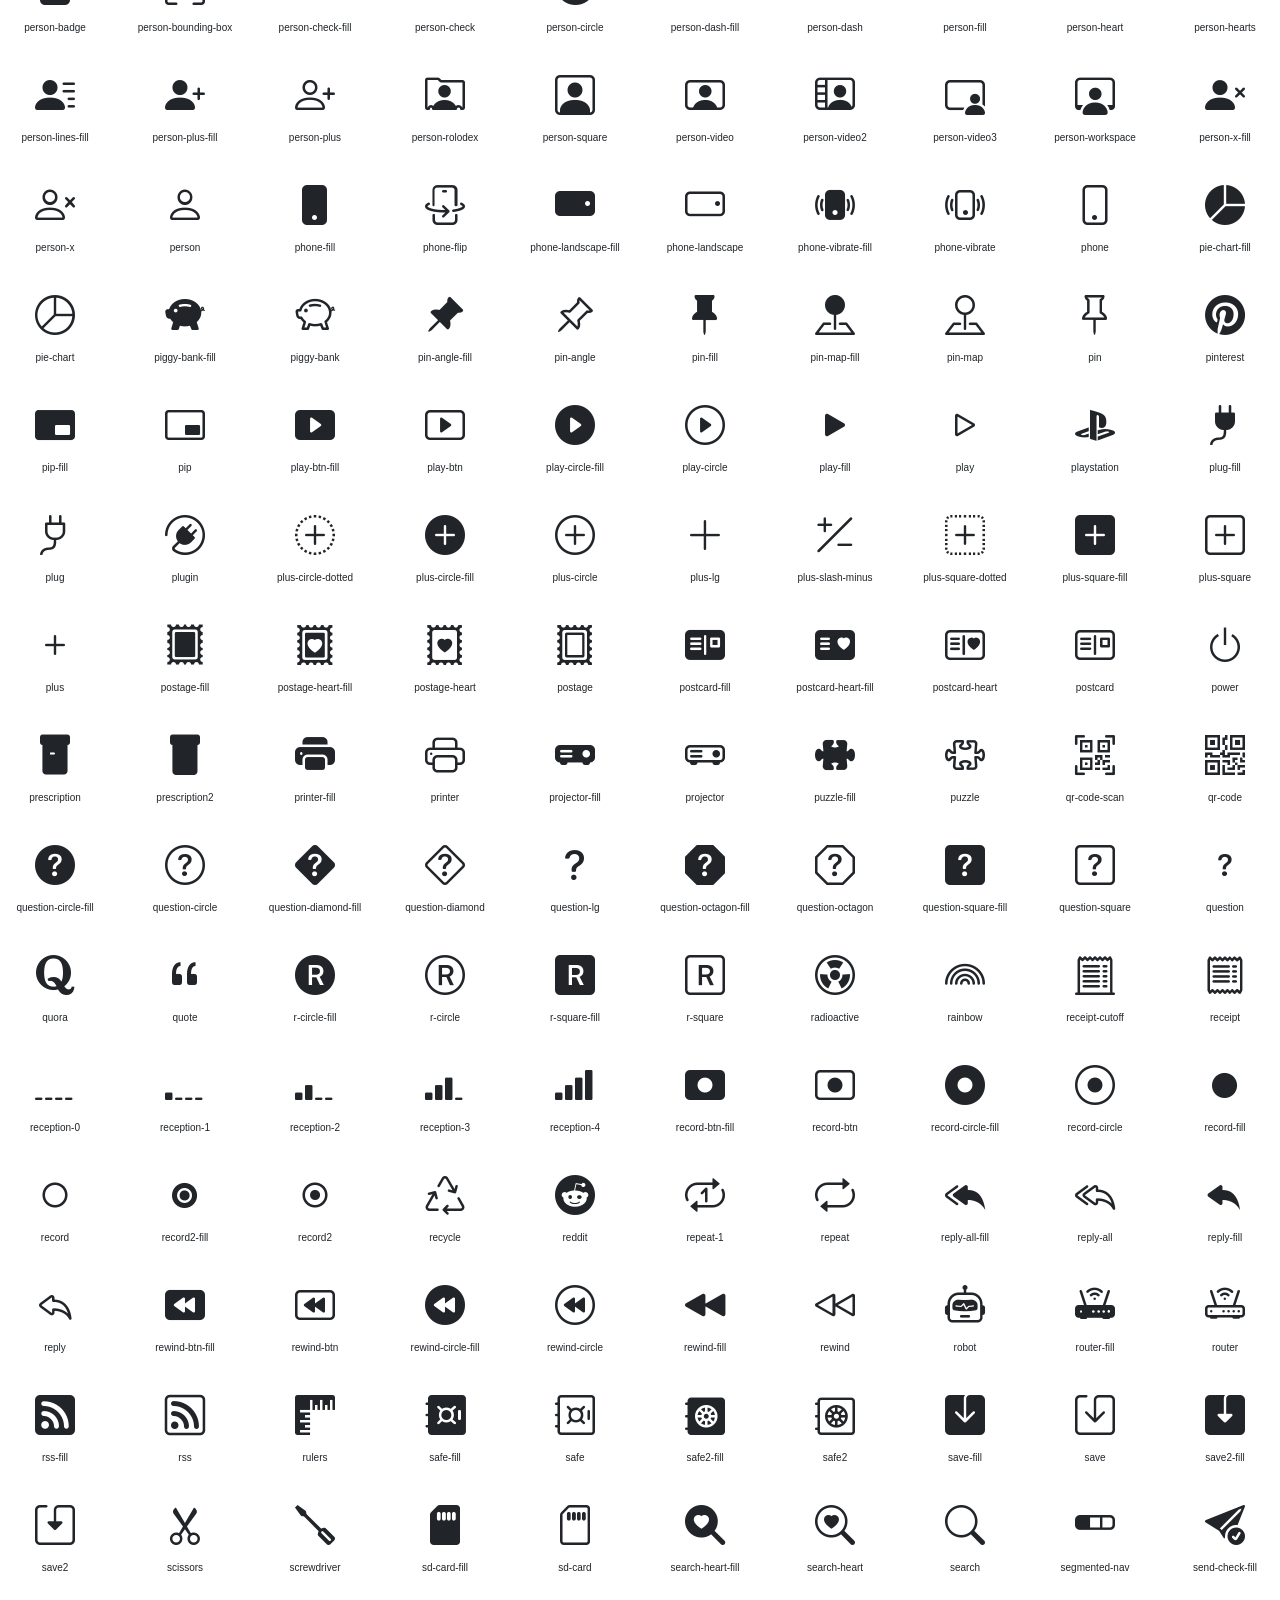
<file: assets/vendor/bootstrap-icons/index.html>
<!doctype html>
<html lang="en">
<head>
  <meta charset="utf-8">
  <title>bootstrap-icons</title>

  <style>
    .icons {
      display: grid;
      max-width: 100%;
      grid-template-columns: repeat(auto-fit, minmax(100px, 1fr) );
      gap: 1.25rem;
    }
    .icon {
      background-color: var(--bs-light);
      border-radius: .25rem;
    }
    .bi {
      margin: .25rem;
      font-size: 2.5rem;
    }
    .label {
      font-family: var(--bs-font-monospace);
    }
    .label {
      display: inline-block;
      width: 100%;
      overflow: hidden;
      padding: .25rem;
      font-size: .625rem;
      text-overflow: ellipsis;
      white-space: nowrap;
    }
  </style>

  <link rel="stylesheet" href="/assets/css/bootstrap.min.css">
  <link rel="stylesheet" href="bootstrap-icons.css">
</head>
<body class="text-center">

  <h1>bootstrap-icons</h1>

  <div class="icons">
    <div class="icon">
      <i class="bi bi-123"></i>
      <div class="label">123</div>
    </div>
    <div class="icon">
      <i class="bi bi-1-circle-fill"></i>
      <div class="label">1-circle-fill</div>
    </div>
    <div class="icon">
      <i class="bi bi-1-circle"></i>
      <div class="label">1-circle</div>
    </div>
    <div class="icon">
      <i class="bi bi-1-square-fill"></i>
      <div class="label">1-square-fill</div>
    </div>
    <div class="icon">
      <i class="bi bi-1-square"></i>
      <div class="label">1-square</div>
    </div>
    <div class="icon">
      <i class="bi bi-2-circle-fill"></i>
      <div class="label">2-circle-fill</div>
    </div>
    <div class="icon">
      <i class="bi bi-2-circle"></i>
      <div class="label">2-circle</div>
    </div>
    <div class="icon">
      <i class="bi bi-2-square-fill"></i>
      <div class="label">2-square-fill</div>
    </div>
    <div class="icon">
      <i class="bi bi-2-square"></i>
      <div class="label">2-square</div>
    </div>
    <div class="icon">
      <i class="bi bi-3-circle-fill"></i>
      <div class="label">3-circle-fill</div>
    </div>
    <div class="icon">
      <i class="bi bi-3-circle"></i>
      <div class="label">3-circle</div>
    </div>
    <div class="icon">
      <i class="bi bi-3-square-fill"></i>
      <div class="label">3-square-fill</div>
    </div>
    <div class="icon">
      <i class="bi bi-3-square"></i>
      <div class="label">3-square</div>
    </div>
    <div class="icon">
      <i class="bi bi-4-circle-fill"></i>
      <div class="label">4-circle-fill</div>
    </div>
    <div class="icon">
      <i class="bi bi-4-circle"></i>
      <div class="label">4-circle</div>
    </div>
    <div class="icon">
      <i class="bi bi-4-square-fill"></i>
      <div class="label">4-square-fill</div>
    </div>
    <div class="icon">
      <i class="bi bi-4-square"></i>
      <div class="label">4-square</div>
    </div>
    <div class="icon">
      <i class="bi bi-5-circle-fill"></i>
      <div class="label">5-circle-fill</div>
    </div>
    <div class="icon">
      <i class="bi bi-5-circle"></i>
      <div class="label">5-circle</div>
    </div>
    <div class="icon">
      <i class="bi bi-5-square-fill"></i>
      <div class="label">5-square-fill</div>
    </div>
    <div class="icon">
      <i class="bi bi-5-square"></i>
      <div class="label">5-square</div>
    </div>
    <div class="icon">
      <i class="bi bi-6-circle-fill"></i>
      <div class="label">6-circle-fill</div>
    </div>
    <div class="icon">
      <i class="bi bi-6-circle"></i>
      <div class="label">6-circle</div>
    </div>
    <div class="icon">
      <i class="bi bi-6-square-fill"></i>
      <div class="label">6-square-fill</div>
    </div>
    <div class="icon">
      <i class="bi bi-6-square"></i>
      <div class="label">6-square</div>
    </div>
    <div class="icon">
      <i class="bi bi-7-circle-fill"></i>
      <div class="label">7-circle-fill</div>
    </div>
    <div class="icon">
      <i class="bi bi-7-circle"></i>
      <div class="label">7-circle</div>
    </div>
    <div class="icon">
      <i class="bi bi-7-square-fill"></i>
      <div class="label">7-square-fill</div>
    </div>
    <div class="icon">
      <i class="bi bi-7-square"></i>
      <div class="label">7-square</div>
    </div>
    <div class="icon">
      <i class="bi bi-8-circle-fill"></i>
      <div class="label">8-circle-fill</div>
    </div>
    <div class="icon">
      <i class="bi bi-8-circle"></i>
      <div class="label">8-circle</div>
    </div>
    <div class="icon">
      <i class="bi bi-8-square-fill"></i>
      <div class="label">8-square-fill</div>
    </div>
    <div class="icon">
      <i class="bi bi-8-square"></i>
      <div class="label">8-square</div>
    </div>
    <div class="icon">
      <i class="bi bi-9-circle-fill"></i>
      <div class="label">9-circle-fill</div>
    </div>
    <div class="icon">
      <i class="bi bi-9-circle"></i>
      <div class="label">9-circle</div>
    </div>
    <div class="icon">
      <i class="bi bi-9-square-fill"></i>
      <div class="label">9-square-fill</div>
    </div>
    <div class="icon">
      <i class="bi bi-9-square"></i>
      <div class="label">9-square</div>
    </div>
    <div class="icon">
      <i class="bi bi-activity"></i>
      <div class="label">activity</div>
    </div>
    <div class="icon">
      <i class="bi bi-airplane-engines-fill"></i>
      <div class="label">airplane-engines-fill</div>
    </div>
    <div class="icon">
      <i class="bi bi-airplane-engines"></i>
      <div class="label">airplane-engines</div>
    </div>
    <div class="icon">
      <i class="bi bi-airplane-fill"></i>
      <div class="label">airplane-fill</div>
    </div>
    <div class="icon">
      <i class="bi bi-airplane"></i>
      <div class="label">airplane</div>
    </div>
    <div class="icon">
      <i class="bi bi-alarm-fill"></i>
      <div class="label">alarm-fill</div>
    </div>
    <div class="icon">
      <i class="bi bi-alarm"></i>
      <div class="label">alarm</div>
    </div>
    <div class="icon">
      <i class="bi bi-alexa"></i>
      <div class="label">alexa</div>
    </div>
    <div class="icon">
      <i class="bi bi-align-bottom"></i>
      <div class="label">align-bottom</div>
    </div>
    <div class="icon">
      <i class="bi bi-align-center"></i>
      <div class="label">align-center</div>
    </div>
    <div class="icon">
      <i class="bi bi-align-end"></i>
      <div class="label">align-end</div>
    </div>
    <div class="icon">
      <i class="bi bi-align-middle"></i>
      <div class="label">align-middle</div>
    </div>
    <div class="icon">
      <i class="bi bi-align-start"></i>
      <div class="label">align-start</div>
    </div>
    <div class="icon">
      <i class="bi bi-align-top"></i>
      <div class="label">align-top</div>
    </div>
    <div class="icon">
      <i class="bi bi-alipay"></i>
      <div class="label">alipay</div>
    </div>
    <div class="icon">
      <i class="bi bi-alt"></i>
      <div class="label">alt</div>
    </div>
    <div class="icon">
      <i class="bi bi-android"></i>
      <div class="label">android</div>
    </div>
    <div class="icon">
      <i class="bi bi-android2"></i>
      <div class="label">android2</div>
    </div>
    <div class="icon">
      <i class="bi bi-app-indicator"></i>
      <div class="label">app-indicator</div>
    </div>
    <div class="icon">
      <i class="bi bi-app"></i>
      <div class="label">app</div>
    </div>
    <div class="icon">
      <i class="bi bi-apple"></i>
      <div class="label">apple</div>
    </div>
    <div class="icon">
      <i class="bi bi-archive-fill"></i>
      <div class="label">archive-fill</div>
    </div>
    <div class="icon">
      <i class="bi bi-archive"></i>
      <div class="label">archive</div>
    </div>
    <div class="icon">
      <i class="bi bi-arrow-90deg-down"></i>
      <div class="label">arrow-90deg-down</div>
    </div>
    <div class="icon">
      <i class="bi bi-arrow-90deg-left"></i>
      <div class="label">arrow-90deg-left</div>
    </div>
    <div class="icon">
      <i class="bi bi-arrow-90deg-right"></i>
      <div class="label">arrow-90deg-right</div>
    </div>
    <div class="icon">
      <i class="bi bi-arrow-90deg-up"></i>
      <div class="label">arrow-90deg-up</div>
    </div>
    <div class="icon">
      <i class="bi bi-arrow-bar-down"></i>
      <div class="label">arrow-bar-down</div>
    </div>
    <div class="icon">
      <i class="bi bi-arrow-bar-left"></i>
      <div class="label">arrow-bar-left</div>
    </div>
    <div class="icon">
      <i class="bi bi-arrow-bar-right"></i>
      <div class="label">arrow-bar-right</div>
    </div>
    <div class="icon">
      <i class="bi bi-arrow-bar-up"></i>
      <div class="label">arrow-bar-up</div>
    </div>
    <div class="icon">
      <i class="bi bi-arrow-clockwise"></i>
      <div class="label">arrow-clockwise</div>
    </div>
    <div class="icon">
      <i class="bi bi-arrow-counterclockwise"></i>
      <div class="label">arrow-counterclockwise</div>
    </div>
    <div class="icon">
      <i class="bi bi-arrow-down-circle-fill"></i>
      <div class="label">arrow-down-circle-fill</div>
    </div>
    <div class="icon">
      <i class="bi bi-arrow-down-circle"></i>
      <div class="label">arrow-down-circle</div>
    </div>
    <div class="icon">
      <i class="bi bi-arrow-down-left-circle-fill"></i>
      <div class="label">arrow-down-left-circle-fill</div>
    </div>
    <div class="icon">
      <i class="bi bi-arrow-down-left-circle"></i>
      <div class="label">arrow-down-left-circle</div>
    </div>
    <div class="icon">
      <i class="bi bi-arrow-down-left-square-fill"></i>
      <div class="label">arrow-down-left-square-fill</div>
    </div>
    <div class="icon">
      <i class="bi bi-arrow-down-left-square"></i>
      <div class="label">arrow-down-left-square</div>
    </div>
    <div class="icon">
      <i class="bi bi-arrow-down-left"></i>
      <div class="label">arrow-down-left</div>
    </div>
    <div class="icon">
      <i class="bi bi-arrow-down-right-circle-fill"></i>
      <div class="label">arrow-down-right-circle-fill</div>
    </div>
    <div class="icon">
      <i class="bi bi-arrow-down-right-circle"></i>
      <div class="label">arrow-down-right-circle</div>
    </div>
    <div class="icon">
      <i class="bi bi-arrow-down-right-square-fill"></i>
      <div class="label">arrow-down-right-square-fill</div>
    </div>
    <div class="icon">
      <i class="bi bi-arrow-down-right-square"></i>
      <div class="label">arrow-down-right-square</div>
    </div>
    <div class="icon">
      <i class="bi bi-arrow-down-right"></i>
      <div class="label">arrow-down-right</div>
    </div>
    <div class="icon">
      <i class="bi bi-arrow-down-short"></i>
      <div class="label">arrow-down-short</div>
    </div>
    <div class="icon">
      <i class="bi bi-arrow-down-square-fill"></i>
      <div class="label">arrow-down-square-fill</div>
    </div>
    <div class="icon">
      <i class="bi bi-arrow-down-square"></i>
      <div class="label">arrow-down-square</div>
    </div>
    <div class="icon">
      <i class="bi bi-arrow-down-up"></i>
      <div class="label">arrow-down-up</div>
    </div>
    <div class="icon">
      <i class="bi bi-arrow-down"></i>
      <div class="label">arrow-down</div>
    </div>
    <div class="icon">
      <i class="bi bi-arrow-left-circle-fill"></i>
      <div class="label">arrow-left-circle-fill</div>
    </div>
    <div class="icon">
      <i class="bi bi-arrow-left-circle"></i>
      <div class="label">arrow-left-circle</div>
    </div>
    <div class="icon">
      <i class="bi bi-arrow-left-right"></i>
      <div class="label">arrow-left-right</div>
    </div>
    <div class="icon">
      <i class="bi bi-arrow-left-short"></i>
      <div class="label">arrow-left-short</div>
    </div>
    <div class="icon">
      <i class="bi bi-arrow-left-square-fill"></i>
      <div class="label">arrow-left-square-fill</div>
    </div>
    <div class="icon">
      <i class="bi bi-arrow-left-square"></i>
      <div class="label">arrow-left-square</div>
    </div>
    <div class="icon">
      <i class="bi bi-arrow-left"></i>
      <div class="label">arrow-left</div>
    </div>
    <div class="icon">
      <i class="bi bi-arrow-repeat"></i>
      <div class="label">arrow-repeat</div>
    </div>
    <div class="icon">
      <i class="bi bi-arrow-return-left"></i>
      <div class="label">arrow-return-left</div>
    </div>
    <div class="icon">
      <i class="bi bi-arrow-return-right"></i>
      <div class="label">arrow-return-right</div>
    </div>
    <div class="icon">
      <i class="bi bi-arrow-right-circle-fill"></i>
      <div class="label">arrow-right-circle-fill</div>
    </div>
    <div class="icon">
      <i class="bi bi-arrow-right-circle"></i>
      <div class="label">arrow-right-circle</div>
    </div>
    <div class="icon">
      <i class="bi bi-arrow-right-short"></i>
      <div class="label">arrow-right-short</div>
    </div>
    <div class="icon">
      <i class="bi bi-arrow-right-square-fill"></i>
      <div class="label">arrow-right-square-fill</div>
    </div>
    <div class="icon">
      <i class="bi bi-arrow-right-square"></i>
      <div class="label">arrow-right-square</div>
    </div>
    <div class="icon">
      <i class="bi bi-arrow-right"></i>
      <div class="label">arrow-right</div>
    </div>
    <div class="icon">
      <i class="bi bi-arrow-through-heart-fill"></i>
      <div class="label">arrow-through-heart-fill</div>
    </div>
    <div class="icon">
      <i class="bi bi-arrow-through-heart"></i>
      <div class="label">arrow-through-heart</div>
    </div>
    <div class="icon">
      <i class="bi bi-arrow-up-circle-fill"></i>
      <div class="label">arrow-up-circle-fill</div>
    </div>
    <div class="icon">
      <i class="bi bi-arrow-up-circle"></i>
      <div class="label">arrow-up-circle</div>
    </div>
    <div class="icon">
      <i class="bi bi-arrow-up-left-circle-fill"></i>
      <div class="label">arrow-up-left-circle-fill</div>
    </div>
    <div class="icon">
      <i class="bi bi-arrow-up-left-circle"></i>
      <div class="label">arrow-up-left-circle</div>
    </div>
    <div class="icon">
      <i class="bi bi-arrow-up-left-square-fill"></i>
      <div class="label">arrow-up-left-square-fill</div>
    </div>
    <div class="icon">
      <i class="bi bi-arrow-up-left-square"></i>
      <div class="label">arrow-up-left-square</div>
    </div>
    <div class="icon">
      <i class="bi bi-arrow-up-left"></i>
      <div class="label">arrow-up-left</div>
    </div>
    <div class="icon">
      <i class="bi bi-arrow-up-right-circle-fill"></i>
      <div class="label">arrow-up-right-circle-fill</div>
    </div>
    <div class="icon">
      <i class="bi bi-arrow-up-right-circle"></i>
      <div class="label">arrow-up-right-circle</div>
    </div>
    <div class="icon">
      <i class="bi bi-arrow-up-right-square-fill"></i>
      <div class="label">arrow-up-right-square-fill</div>
    </div>
    <div class="icon">
      <i class="bi bi-arrow-up-right-square"></i>
      <div class="label">arrow-up-right-square</div>
    </div>
    <div class="icon">
      <i class="bi bi-arrow-up-right"></i>
      <div class="label">arrow-up-right</div>
    </div>
    <div class="icon">
      <i class="bi bi-arrow-up-short"></i>
      <div class="label">arrow-up-short</div>
    </div>
    <div class="icon">
      <i class="bi bi-arrow-up-square-fill"></i>
      <div class="label">arrow-up-square-fill</div>
    </div>
    <div class="icon">
      <i class="bi bi-arrow-up-square"></i>
      <div class="label">arrow-up-square</div>
    </div>
    <div class="icon">
      <i class="bi bi-arrow-up"></i>
      <div class="label">arrow-up</div>
    </div>
    <div class="icon">
      <i class="bi bi-arrows-angle-contract"></i>
      <div class="label">arrows-angle-contract</div>
    </div>
    <div class="icon">
      <i class="bi bi-arrows-angle-expand"></i>
      <div class="label">arrows-angle-expand</div>
    </div>
    <div class="icon">
      <i class="bi bi-arrows-collapse"></i>
      <div class="label">arrows-collapse</div>
    </div>
    <div class="icon">
      <i class="bi bi-arrows-expand"></i>
      <div class="label">arrows-expand</div>
    </div>
    <div class="icon">
      <i class="bi bi-arrows-fullscreen"></i>
      <div class="label">arrows-fullscreen</div>
    </div>
    <div class="icon">
      <i class="bi bi-arrows-move"></i>
      <div class="label">arrows-move</div>
    </div>
    <div class="icon">
      <i class="bi bi-aspect-ratio-fill"></i>
      <div class="label">aspect-ratio-fill</div>
    </div>
    <div class="icon">
      <i class="bi bi-aspect-ratio"></i>
      <div class="label">aspect-ratio</div>
    </div>
    <div class="icon">
      <i class="bi bi-asterisk"></i>
      <div class="label">asterisk</div>
    </div>
    <div class="icon">
      <i class="bi bi-at"></i>
      <div class="label">at</div>
    </div>
    <div class="icon">
      <i class="bi bi-award-fill"></i>
      <div class="label">award-fill</div>
    </div>
    <div class="icon">
      <i class="bi bi-award"></i>
      <div class="label">award</div>
    </div>
    <div class="icon">
      <i class="bi bi-back"></i>
      <div class="label">back</div>
    </div>
    <div class="icon">
      <i class="bi bi-backspace-fill"></i>
      <div class="label">backspace-fill</div>
    </div>
    <div class="icon">
      <i class="bi bi-backspace-reverse-fill"></i>
      <div class="label">backspace-reverse-fill</div>
    </div>
    <div class="icon">
      <i class="bi bi-backspace-reverse"></i>
      <div class="label">backspace-reverse</div>
    </div>
    <div class="icon">
      <i class="bi bi-backspace"></i>
      <div class="label">backspace</div>
    </div>
    <div class="icon">
      <i class="bi bi-badge-3d-fill"></i>
      <div class="label">badge-3d-fill</div>
    </div>
    <div class="icon">
      <i class="bi bi-badge-3d"></i>
      <div class="label">badge-3d</div>
    </div>
    <div class="icon">
      <i class="bi bi-badge-4k-fill"></i>
      <div class="label">badge-4k-fill</div>
    </div>
    <div class="icon">
      <i class="bi bi-badge-4k"></i>
      <div class="label">badge-4k</div>
    </div>
    <div class="icon">
      <i class="bi bi-badge-8k-fill"></i>
      <div class="label">badge-8k-fill</div>
    </div>
    <div class="icon">
      <i class="bi bi-badge-8k"></i>
      <div class="label">badge-8k</div>
    </div>
    <div class="icon">
      <i class="bi bi-badge-ad-fill"></i>
      <div class="label">badge-ad-fill</div>
    </div>
    <div class="icon">
      <i class="bi bi-badge-ad"></i>
      <div class="label">badge-ad</div>
    </div>
    <div class="icon">
      <i class="bi bi-badge-ar-fill"></i>
      <div class="label">badge-ar-fill</div>
    </div>
    <div class="icon">
      <i class="bi bi-badge-ar"></i>
      <div class="label">badge-ar</div>
    </div>
    <div class="icon">
      <i class="bi bi-badge-cc-fill"></i>
      <div class="label">badge-cc-fill</div>
    </div>
    <div class="icon">
      <i class="bi bi-badge-cc"></i>
      <div class="label">badge-cc</div>
    </div>
    <div class="icon">
      <i class="bi bi-badge-hd-fill"></i>
      <div class="label">badge-hd-fill</div>
    </div>
    <div class="icon">
      <i class="bi bi-badge-hd"></i>
      <div class="label">badge-hd</div>
    </div>
    <div class="icon">
      <i class="bi bi-badge-sd-fill"></i>
      <div class="label">badge-sd-fill</div>
    </div>
    <div class="icon">
      <i class="bi bi-badge-sd"></i>
      <div class="label">badge-sd</div>
    </div>
    <div class="icon">
      <i class="bi bi-badge-tm-fill"></i>
      <div class="label">badge-tm-fill</div>
    </div>
    <div class="icon">
      <i class="bi bi-badge-tm"></i>
      <div class="label">badge-tm</div>
    </div>
    <div class="icon">
      <i class="bi bi-badge-vo-fill"></i>
      <div class="label">badge-vo-fill</div>
    </div>
    <div class="icon">
      <i class="bi bi-badge-vo"></i>
      <div class="label">badge-vo</div>
    </div>
    <div class="icon">
      <i class="bi bi-badge-vr-fill"></i>
      <div class="label">badge-vr-fill</div>
    </div>
    <div class="icon">
      <i class="bi bi-badge-vr"></i>
      <div class="label">badge-vr</div>
    </div>
    <div class="icon">
      <i class="bi bi-badge-wc-fill"></i>
      <div class="label">badge-wc-fill</div>
    </div>
    <div class="icon">
      <i class="bi bi-badge-wc"></i>
      <div class="label">badge-wc</div>
    </div>
    <div class="icon">
      <i class="bi bi-bag-check-fill"></i>
      <div class="label">bag-check-fill</div>
    </div>
    <div class="icon">
      <i class="bi bi-bag-check"></i>
      <div class="label">bag-check</div>
    </div>
    <div class="icon">
      <i class="bi bi-bag-dash-fill"></i>
      <div class="label">bag-dash-fill</div>
    </div>
    <div class="icon">
      <i class="bi bi-bag-dash"></i>
      <div class="label">bag-dash</div>
    </div>
    <div class="icon">
      <i class="bi bi-bag-fill"></i>
      <div class="label">bag-fill</div>
    </div>
    <div class="icon">
      <i class="bi bi-bag-heart-fill"></i>
      <div class="label">bag-heart-fill</div>
    </div>
    <div class="icon">
      <i class="bi bi-bag-heart"></i>
      <div class="label">bag-heart</div>
    </div>
    <div class="icon">
      <i class="bi bi-bag-plus-fill"></i>
      <div class="label">bag-plus-fill</div>
    </div>
    <div class="icon">
      <i class="bi bi-bag-plus"></i>
      <div class="label">bag-plus</div>
    </div>
    <div class="icon">
      <i class="bi bi-bag-x-fill"></i>
      <div class="label">bag-x-fill</div>
    </div>
    <div class="icon">
      <i class="bi bi-bag-x"></i>
      <div class="label">bag-x</div>
    </div>
    <div class="icon">
      <i class="bi bi-bag"></i>
      <div class="label">bag</div>
    </div>
    <div class="icon">
      <i class="bi bi-balloon-fill"></i>
      <div class="label">balloon-fill</div>
    </div>
    <div class="icon">
      <i class="bi bi-balloon-heart-fill"></i>
      <div class="label">balloon-heart-fill</div>
    </div>
    <div class="icon">
      <i class="bi bi-balloon-heart"></i>
      <div class="label">balloon-heart</div>
    </div>
    <div class="icon">
      <i class="bi bi-balloon"></i>
      <div class="label">balloon</div>
    </div>
    <div class="icon">
      <i class="bi bi-bandaid-fill"></i>
      <div class="label">bandaid-fill</div>
    </div>
    <div class="icon">
      <i class="bi bi-bandaid"></i>
      <div class="label">bandaid</div>
    </div>
    <div class="icon">
      <i class="bi bi-bank"></i>
      <div class="label">bank</div>
    </div>
    <div class="icon">
      <i class="bi bi-bank2"></i>
      <div class="label">bank2</div>
    </div>
    <div class="icon">
      <i class="bi bi-bar-chart-fill"></i>
      <div class="label">bar-chart-fill</div>
    </div>
    <div class="icon">
      <i class="bi bi-bar-chart-line-fill"></i>
      <div class="label">bar-chart-line-fill</div>
    </div>
    <div class="icon">
      <i class="bi bi-bar-chart-line"></i>
      <div class="label">bar-chart-line</div>
    </div>
    <div class="icon">
      <i class="bi bi-bar-chart-steps"></i>
      <div class="label">bar-chart-steps</div>
    </div>
    <div class="icon">
      <i class="bi bi-bar-chart"></i>
      <div class="label">bar-chart</div>
    </div>
    <div class="icon">
      <i class="bi bi-basket-fill"></i>
      <div class="label">basket-fill</div>
    </div>
    <div class="icon">
      <i class="bi bi-basket"></i>
      <div class="label">basket</div>
    </div>
    <div class="icon">
      <i class="bi bi-basket2-fill"></i>
      <div class="label">basket2-fill</div>
    </div>
    <div class="icon">
      <i class="bi bi-basket2"></i>
      <div class="label">basket2</div>
    </div>
    <div class="icon">
      <i class="bi bi-basket3-fill"></i>
      <div class="label">basket3-fill</div>
    </div>
    <div class="icon">
      <i class="bi bi-basket3"></i>
      <div class="label">basket3</div>
    </div>
    <div class="icon">
      <i class="bi bi-battery-charging"></i>
      <div class="label">battery-charging</div>
    </div>
    <div class="icon">
      <i class="bi bi-battery-full"></i>
      <div class="label">battery-full</div>
    </div>
    <div class="icon">
      <i class="bi bi-battery-half"></i>
      <div class="label">battery-half</div>
    </div>
    <div class="icon">
      <i class="bi bi-battery"></i>
      <div class="label">battery</div>
    </div>
    <div class="icon">
      <i class="bi bi-behance"></i>
      <div class="label">behance</div>
    </div>
    <div class="icon">
      <i class="bi bi-bell-fill"></i>
      <div class="label">bell-fill</div>
    </div>
    <div class="icon">
      <i class="bi bi-bell-slash-fill"></i>
      <div class="label">bell-slash-fill</div>
    </div>
    <div class="icon">
      <i class="bi bi-bell-slash"></i>
      <div class="label">bell-slash</div>
    </div>
    <div class="icon">
      <i class="bi bi-bell"></i>
      <div class="label">bell</div>
    </div>
    <div class="icon">
      <i class="bi bi-bezier"></i>
      <div class="label">bezier</div>
    </div>
    <div class="icon">
      <i class="bi bi-bezier2"></i>
      <div class="label">bezier2</div>
    </div>
    <div class="icon">
      <i class="bi bi-bicycle"></i>
      <div class="label">bicycle</div>
    </div>
    <div class="icon">
      <i class="bi bi-binoculars-fill"></i>
      <div class="label">binoculars-fill</div>
    </div>
    <div class="icon">
      <i class="bi bi-binoculars"></i>
      <div class="label">binoculars</div>
    </div>
    <div class="icon">
      <i class="bi bi-blockquote-left"></i>
      <div class="label">blockquote-left</div>
    </div>
    <div class="icon">
      <i class="bi bi-blockquote-right"></i>
      <div class="label">blockquote-right</div>
    </div>
    <div class="icon">
      <i class="bi bi-bluetooth"></i>
      <div class="label">bluetooth</div>
    </div>
    <div class="icon">
      <i class="bi bi-body-text"></i>
      <div class="label">body-text</div>
    </div>
    <div class="icon">
      <i class="bi bi-book-fill"></i>
      <div class="label">book-fill</div>
    </div>
    <div class="icon">
      <i class="bi bi-book-half"></i>
      <div class="label">book-half</div>
    </div>
    <div class="icon">
      <i class="bi bi-book"></i>
      <div class="label">book</div>
    </div>
    <div class="icon">
      <i class="bi bi-bookmark-check-fill"></i>
      <div class="label">bookmark-check-fill</div>
    </div>
    <div class="icon">
      <i class="bi bi-bookmark-check"></i>
      <div class="label">bookmark-check</div>
    </div>
    <div class="icon">
      <i class="bi bi-bookmark-dash-fill"></i>
      <div class="label">bookmark-dash-fill</div>
    </div>
    <div class="icon">
      <i class="bi bi-bookmark-dash"></i>
      <div class="label">bookmark-dash</div>
    </div>
    <div class="icon">
      <i class="bi bi-bookmark-fill"></i>
      <div class="label">bookmark-fill</div>
    </div>
    <div class="icon">
      <i class="bi bi-bookmark-heart-fill"></i>
      <div class="label">bookmark-heart-fill</div>
    </div>
    <div class="icon">
      <i class="bi bi-bookmark-heart"></i>
      <div class="label">bookmark-heart</div>
    </div>
    <div class="icon">
      <i class="bi bi-bookmark-plus-fill"></i>
      <div class="label">bookmark-plus-fill</div>
    </div>
    <div class="icon">
      <i class="bi bi-bookmark-plus"></i>
      <div class="label">bookmark-plus</div>
    </div>
    <div class="icon">
      <i class="bi bi-bookmark-star-fill"></i>
      <div class="label">bookmark-star-fill</div>
    </div>
    <div class="icon">
      <i class="bi bi-bookmark-star"></i>
      <div class="label">bookmark-star</div>
    </div>
    <div class="icon">
      <i class="bi bi-bookmark-x-fill"></i>
      <div class="label">bookmark-x-fill</div>
    </div>
    <div class="icon">
      <i class="bi bi-bookmark-x"></i>
      <div class="label">bookmark-x</div>
    </div>
    <div class="icon">
      <i class="bi bi-bookmark"></i>
      <div class="label">bookmark</div>
    </div>
    <div class="icon">
      <i class="bi bi-bookmarks-fill"></i>
      <div class="label">bookmarks-fill</div>
    </div>
    <div class="icon">
      <i class="bi bi-bookmarks"></i>
      <div class="label">bookmarks</div>
    </div>
    <div class="icon">
      <i class="bi bi-bookshelf"></i>
      <div class="label">bookshelf</div>
    </div>
    <div class="icon">
      <i class="bi bi-boombox-fill"></i>
      <div class="label">boombox-fill</div>
    </div>
    <div class="icon">
      <i class="bi bi-boombox"></i>
      <div class="label">boombox</div>
    </div>
    <div class="icon">
      <i class="bi bi-bootstrap-fill"></i>
      <div class="label">bootstrap-fill</div>
    </div>
    <div class="icon">
      <i class="bi bi-bootstrap-reboot"></i>
      <div class="label">bootstrap-reboot</div>
    </div>
    <div class="icon">
      <i class="bi bi-bootstrap"></i>
      <div class="label">bootstrap</div>
    </div>
    <div class="icon">
      <i class="bi bi-border-all"></i>
      <div class="label">border-all</div>
    </div>
    <div class="icon">
      <i class="bi bi-border-bottom"></i>
      <div class="label">border-bottom</div>
    </div>
    <div class="icon">
      <i class="bi bi-border-center"></i>
      <div class="label">border-center</div>
    </div>
    <div class="icon">
      <i class="bi bi-border-inner"></i>
      <div class="label">border-inner</div>
    </div>
    <div class="icon">
      <i class="bi bi-border-left"></i>
      <div class="label">border-left</div>
    </div>
    <div class="icon">
      <i class="bi bi-border-middle"></i>
      <div class="label">border-middle</div>
    </div>
    <div class="icon">
      <i class="bi bi-border-outer"></i>
      <div class="label">border-outer</div>
    </div>
    <div class="icon">
      <i class="bi bi-border-right"></i>
      <div class="label">border-right</div>
    </div>
    <div class="icon">
      <i class="bi bi-border-style"></i>
      <div class="label">border-style</div>
    </div>
    <div class="icon">
      <i class="bi bi-border-top"></i>
      <div class="label">border-top</div>
    </div>
    <div class="icon">
      <i class="bi bi-border-width"></i>
      <div class="label">border-width</div>
    </div>
    <div class="icon">
      <i class="bi bi-border"></i>
      <div class="label">border</div>
    </div>
    <div class="icon">
      <i class="bi bi-bounding-box-circles"></i>
      <div class="label">bounding-box-circles</div>
    </div>
    <div class="icon">
      <i class="bi bi-bounding-box"></i>
      <div class="label">bounding-box</div>
    </div>
    <div class="icon">
      <i class="bi bi-box-arrow-down-left"></i>
      <div class="label">box-arrow-down-left</div>
    </div>
    <div class="icon">
      <i class="bi bi-box-arrow-down-right"></i>
      <div class="label">box-arrow-down-right</div>
    </div>
    <div class="icon">
      <i class="bi bi-box-arrow-down"></i>
      <div class="label">box-arrow-down</div>
    </div>
    <div class="icon">
      <i class="bi bi-box-arrow-in-down-left"></i>
      <div class="label">box-arrow-in-down-left</div>
    </div>
    <div class="icon">
      <i class="bi bi-box-arrow-in-down-right"></i>
      <div class="label">box-arrow-in-down-right</div>
    </div>
    <div class="icon">
      <i class="bi bi-box-arrow-in-down"></i>
      <div class="label">box-arrow-in-down</div>
    </div>
    <div class="icon">
      <i class="bi bi-box-arrow-in-left"></i>
      <div class="label">box-arrow-in-left</div>
    </div>
    <div class="icon">
      <i class="bi bi-box-arrow-in-right"></i>
      <div class="label">box-arrow-in-right</div>
    </div>
    <div class="icon">
      <i class="bi bi-box-arrow-in-up-left"></i>
      <div class="label">box-arrow-in-up-left</div>
    </div>
    <div class="icon">
      <i class="bi bi-box-arrow-in-up-right"></i>
      <div class="label">box-arrow-in-up-right</div>
    </div>
    <div class="icon">
      <i class="bi bi-box-arrow-in-up"></i>
      <div class="label">box-arrow-in-up</div>
    </div>
    <div class="icon">
      <i class="bi bi-box-arrow-left"></i>
      <div class="label">box-arrow-left</div>
    </div>
    <div class="icon">
      <i class="bi bi-box-arrow-right"></i>
      <div class="label">box-arrow-right</div>
    </div>
    <div class="icon">
      <i class="bi bi-box-arrow-up-left"></i>
      <div class="label">box-arrow-up-left</div>
    </div>
    <div class="icon">
      <i class="bi bi-box-arrow-up-right"></i>
      <div class="label">box-arrow-up-right</div>
    </div>
    <div class="icon">
      <i class="bi bi-box-arrow-up"></i>
      <div class="label">box-arrow-up</div>
    </div>
    <div class="icon">
      <i class="bi bi-box-fill"></i>
      <div class="label">box-fill</div>
    </div>
    <div class="icon">
      <i class="bi bi-box-seam-fill"></i>
      <div class="label">box-seam-fill</div>
    </div>
    <div class="icon">
      <i class="bi bi-box-seam"></i>
      <div class="label">box-seam</div>
    </div>
    <div class="icon">
      <i class="bi bi-box"></i>
      <div class="label">box</div>
    </div>
    <div class="icon">
      <i class="bi bi-box2-fill"></i>
      <div class="label">box2-fill</div>
    </div>
    <div class="icon">
      <i class="bi bi-box2-heart-fill"></i>
      <div class="label">box2-heart-fill</div>
    </div>
    <div class="icon">
      <i class="bi bi-box2-heart"></i>
      <div class="label">box2-heart</div>
    </div>
    <div class="icon">
      <i class="bi bi-box2"></i>
      <div class="label">box2</div>
    </div>
    <div class="icon">
      <i class="bi bi-boxes"></i>
      <div class="label">boxes</div>
    </div>
    <div class="icon">
      <i class="bi bi-braces-asterisk"></i>
      <div class="label">braces-asterisk</div>
    </div>
    <div class="icon">
      <i class="bi bi-braces"></i>
      <div class="label">braces</div>
    </div>
    <div class="icon">
      <i class="bi bi-bricks"></i>
      <div class="label">bricks</div>
    </div>
    <div class="icon">
      <i class="bi bi-briefcase-fill"></i>
      <div class="label">briefcase-fill</div>
    </div>
    <div class="icon">
      <i class="bi bi-briefcase"></i>
      <div class="label">briefcase</div>
    </div>
    <div class="icon">
      <i class="bi bi-brightness-alt-high-fill"></i>
      <div class="label">brightness-alt-high-fill</div>
    </div>
    <div class="icon">
      <i class="bi bi-brightness-alt-high"></i>
      <div class="label">brightness-alt-high</div>
    </div>
    <div class="icon">
      <i class="bi bi-brightness-alt-low-fill"></i>
      <div class="label">brightness-alt-low-fill</div>
    </div>
    <div class="icon">
      <i class="bi bi-brightness-alt-low"></i>
      <div class="label">brightness-alt-low</div>
    </div>
    <div class="icon">
      <i class="bi bi-brightness-high-fill"></i>
      <div class="label">brightness-high-fill</div>
    </div>
    <div class="icon">
      <i class="bi bi-brightness-high"></i>
      <div class="label">brightness-high</div>
    </div>
    <div class="icon">
      <i class="bi bi-brightness-low-fill"></i>
      <div class="label">brightness-low-fill</div>
    </div>
    <div class="icon">
      <i class="bi bi-brightness-low"></i>
      <div class="label">brightness-low</div>
    </div>
    <div class="icon">
      <i class="bi bi-broadcast-pin"></i>
      <div class="label">broadcast-pin</div>
    </div>
    <div class="icon">
      <i class="bi bi-broadcast"></i>
      <div class="label">broadcast</div>
    </div>
    <div class="icon">
      <i class="bi bi-browser-chrome"></i>
      <div class="label">browser-chrome</div>
    </div>
    <div class="icon">
      <i class="bi bi-browser-edge"></i>
      <div class="label">browser-edge</div>
    </div>
    <div class="icon">
      <i class="bi bi-browser-firefox"></i>
      <div class="label">browser-firefox</div>
    </div>
    <div class="icon">
      <i class="bi bi-browser-safari"></i>
      <div class="label">browser-safari</div>
    </div>
    <div class="icon">
      <i class="bi bi-brush-fill"></i>
      <div class="label">brush-fill</div>
    </div>
    <div class="icon">
      <i class="bi bi-brush"></i>
      <div class="label">brush</div>
    </div>
    <div class="icon">
      <i class="bi bi-bucket-fill"></i>
      <div class="label">bucket-fill</div>
    </div>
    <div class="icon">
      <i class="bi bi-bucket"></i>
      <div class="label">bucket</div>
    </div>
    <div class="icon">
      <i class="bi bi-bug-fill"></i>
      <div class="label">bug-fill</div>
    </div>
    <div class="icon">
      <i class="bi bi-bug"></i>
      <div class="label">bug</div>
    </div>
    <div class="icon">
      <i class="bi bi-building"></i>
      <div class="label">building</div>
    </div>
    <div class="icon">
      <i class="bi bi-bullseye"></i>
      <div class="label">bullseye</div>
    </div>
    <div class="icon">
      <i class="bi bi-c-circle-fill"></i>
      <div class="label">c-circle-fill</div>
    </div>
    <div class="icon">
      <i class="bi bi-c-circle"></i>
      <div class="label">c-circle</div>
    </div>
    <div class="icon">
      <i class="bi bi-c-square-fill"></i>
      <div class="label">c-square-fill</div>
    </div>
    <div class="icon">
      <i class="bi bi-c-square"></i>
      <div class="label">c-square</div>
    </div>
    <div class="icon">
      <i class="bi bi-calculator-fill"></i>
      <div class="label">calculator-fill</div>
    </div>
    <div class="icon">
      <i class="bi bi-calculator"></i>
      <div class="label">calculator</div>
    </div>
    <div class="icon">
      <i class="bi bi-calendar-check-fill"></i>
      <div class="label">calendar-check-fill</div>
    </div>
    <div class="icon">
      <i class="bi bi-calendar-check"></i>
      <div class="label">calendar-check</div>
    </div>
    <div class="icon">
      <i class="bi bi-calendar-date-fill"></i>
      <div class="label">calendar-date-fill</div>
    </div>
    <div class="icon">
      <i class="bi bi-calendar-date"></i>
      <div class="label">calendar-date</div>
    </div>
    <div class="icon">
      <i class="bi bi-calendar-day-fill"></i>
      <div class="label">calendar-day-fill</div>
    </div>
    <div class="icon">
      <i class="bi bi-calendar-day"></i>
      <div class="label">calendar-day</div>
    </div>
    <div class="icon">
      <i class="bi bi-calendar-event-fill"></i>
      <div class="label">calendar-event-fill</div>
    </div>
    <div class="icon">
      <i class="bi bi-calendar-event"></i>
      <div class="label">calendar-event</div>
    </div>
    <div class="icon">
      <i class="bi bi-calendar-fill"></i>
      <div class="label">calendar-fill</div>
    </div>
    <div class="icon">
      <i class="bi bi-calendar-heart-fill"></i>
      <div class="label">calendar-heart-fill</div>
    </div>
    <div class="icon">
      <i class="bi bi-calendar-heart"></i>
      <div class="label">calendar-heart</div>
    </div>
    <div class="icon">
      <i class="bi bi-calendar-minus-fill"></i>
      <div class="label">calendar-minus-fill</div>
    </div>
    <div class="icon">
      <i class="bi bi-calendar-minus"></i>
      <div class="label">calendar-minus</div>
    </div>
    <div class="icon">
      <i class="bi bi-calendar-month-fill"></i>
      <div class="label">calendar-month-fill</div>
    </div>
    <div class="icon">
      <i class="bi bi-calendar-month"></i>
      <div class="label">calendar-month</div>
    </div>
    <div class="icon">
      <i class="bi bi-calendar-plus-fill"></i>
      <div class="label">calendar-plus-fill</div>
    </div>
    <div class="icon">
      <i class="bi bi-calendar-plus"></i>
      <div class="label">calendar-plus</div>
    </div>
    <div class="icon">
      <i class="bi bi-calendar-range-fill"></i>
      <div class="label">calendar-range-fill</div>
    </div>
    <div class="icon">
      <i class="bi bi-calendar-range"></i>
      <div class="label">calendar-range</div>
    </div>
    <div class="icon">
      <i class="bi bi-calendar-week-fill"></i>
      <div class="label">calendar-week-fill</div>
    </div>
    <div class="icon">
      <i class="bi bi-calendar-week"></i>
      <div class="label">calendar-week</div>
    </div>
    <div class="icon">
      <i class="bi bi-calendar-x-fill"></i>
      <div class="label">calendar-x-fill</div>
    </div>
    <div class="icon">
      <i class="bi bi-calendar-x"></i>
      <div class="label">calendar-x</div>
    </div>
    <div class="icon">
      <i class="bi bi-calendar"></i>
      <div class="label">calendar</div>
    </div>
    <div class="icon">
      <i class="bi bi-calendar2-check-fill"></i>
      <div class="label">calendar2-check-fill</div>
    </div>
    <div class="icon">
      <i class="bi bi-calendar2-check"></i>
      <div class="label">calendar2-check</div>
    </div>
    <div class="icon">
      <i class="bi bi-calendar2-date-fill"></i>
      <div class="label">calendar2-date-fill</div>
    </div>
    <div class="icon">
      <i class="bi bi-calendar2-date"></i>
      <div class="label">calendar2-date</div>
    </div>
    <div class="icon">
      <i class="bi bi-calendar2-day-fill"></i>
      <div class="label">calendar2-day-fill</div>
    </div>
    <div class="icon">
      <i class="bi bi-calendar2-day"></i>
      <div class="label">calendar2-day</div>
    </div>
    <div class="icon">
      <i class="bi bi-calendar2-event-fill"></i>
      <div class="label">calendar2-event-fill</div>
    </div>
    <div class="icon">
      <i class="bi bi-calendar2-event"></i>
      <div class="label">calendar2-event</div>
    </div>
    <div class="icon">
      <i class="bi bi-calendar2-fill"></i>
      <div class="label">calendar2-fill</div>
    </div>
    <div class="icon">
      <i class="bi bi-calendar2-heart-fill"></i>
      <div class="label">calendar2-heart-fill</div>
    </div>
    <div class="icon">
      <i class="bi bi-calendar2-heart"></i>
      <div class="label">calendar2-heart</div>
    </div>
    <div class="icon">
      <i class="bi bi-calendar2-minus-fill"></i>
      <div class="label">calendar2-minus-fill</div>
    </div>
    <div class="icon">
      <i class="bi bi-calendar2-minus"></i>
      <div class="label">calendar2-minus</div>
    </div>
    <div class="icon">
      <i class="bi bi-calendar2-month-fill"></i>
      <div class="label">calendar2-month-fill</div>
    </div>
    <div class="icon">
      <i class="bi bi-calendar2-month"></i>
      <div class="label">calendar2-month</div>
    </div>
    <div class="icon">
      <i class="bi bi-calendar2-plus-fill"></i>
      <div class="label">calendar2-plus-fill</div>
    </div>
    <div class="icon">
      <i class="bi bi-calendar2-plus"></i>
      <div class="label">calendar2-plus</div>
    </div>
    <div class="icon">
      <i class="bi bi-calendar2-range-fill"></i>
      <div class="label">calendar2-range-fill</div>
    </div>
    <div class="icon">
      <i class="bi bi-calendar2-range"></i>
      <div class="label">calendar2-range</div>
    </div>
    <div class="icon">
      <i class="bi bi-calendar2-week-fill"></i>
      <div class="label">calendar2-week-fill</div>
    </div>
    <div class="icon">
      <i class="bi bi-calendar2-week"></i>
      <div class="label">calendar2-week</div>
    </div>
    <div class="icon">
      <i class="bi bi-calendar2-x-fill"></i>
      <div class="label">calendar2-x-fill</div>
    </div>
    <div class="icon">
      <i class="bi bi-calendar2-x"></i>
      <div class="label">calendar2-x</div>
    </div>
    <div class="icon">
      <i class="bi bi-calendar2"></i>
      <div class="label">calendar2</div>
    </div>
    <div class="icon">
      <i class="bi bi-calendar3-event-fill"></i>
      <div class="label">calendar3-event-fill</div>
    </div>
    <div class="icon">
      <i class="bi bi-calendar3-event"></i>
      <div class="label">calendar3-event</div>
    </div>
    <div class="icon">
      <i class="bi bi-calendar3-fill"></i>
      <div class="label">calendar3-fill</div>
    </div>
    <div class="icon">
      <i class="bi bi-calendar3-range-fill"></i>
      <div class="label">calendar3-range-fill</div>
    </div>
    <div class="icon">
      <i class="bi bi-calendar3-range"></i>
      <div class="label">calendar3-range</div>
    </div>
    <div class="icon">
      <i class="bi bi-calendar3-week-fill"></i>
      <div class="label">calendar3-week-fill</div>
    </div>
    <div class="icon">
      <i class="bi bi-calendar3-week"></i>
      <div class="label">calendar3-week</div>
    </div>
    <div class="icon">
      <i class="bi bi-calendar3"></i>
      <div class="label">calendar3</div>
    </div>
    <div class="icon">
      <i class="bi bi-calendar4-event"></i>
      <div class="label">calendar4-event</div>
    </div>
    <div class="icon">
      <i class="bi bi-calendar4-range"></i>
      <div class="label">calendar4-range</div>
    </div>
    <div class="icon">
      <i class="bi bi-calendar4-week"></i>
      <div class="label">calendar4-week</div>
    </div>
    <div class="icon">
      <i class="bi bi-calendar4"></i>
      <div class="label">calendar4</div>
    </div>
    <div class="icon">
      <i class="bi bi-camera-fill"></i>
      <div class="label">camera-fill</div>
    </div>
    <div class="icon">
      <i class="bi bi-camera-reels-fill"></i>
      <div class="label">camera-reels-fill</div>
    </div>
    <div class="icon">
      <i class="bi bi-camera-reels"></i>
      <div class="label">camera-reels</div>
    </div>
    <div class="icon">
      <i class="bi bi-camera-video-fill"></i>
      <div class="label">camera-video-fill</div>
    </div>
    <div class="icon">
      <i class="bi bi-camera-video-off-fill"></i>
      <div class="label">camera-video-off-fill</div>
    </div>
    <div class="icon">
      <i class="bi bi-camera-video-off"></i>
      <div class="label">camera-video-off</div>
    </div>
    <div class="icon">
      <i class="bi bi-camera-video"></i>
      <div class="label">camera-video</div>
    </div>
    <div class="icon">
      <i class="bi bi-camera"></i>
      <div class="label">camera</div>
    </div>
    <div class="icon">
      <i class="bi bi-camera2"></i>
      <div class="label">camera2</div>
    </div>
    <div class="icon">
      <i class="bi bi-capslock-fill"></i>
      <div class="label">capslock-fill</div>
    </div>
    <div class="icon">
      <i class="bi bi-capslock"></i>
      <div class="label">capslock</div>
    </div>
    <div class="icon">
      <i class="bi bi-capsule-pill"></i>
      <div class="label">capsule-pill</div>
    </div>
    <div class="icon">
      <i class="bi bi-capsule"></i>
      <div class="label">capsule</div>
    </div>
    <div class="icon">
      <i class="bi bi-car-front-fill"></i>
      <div class="label">car-front-fill</div>
    </div>
    <div class="icon">
      <i class="bi bi-car-front"></i>
      <div class="label">car-front</div>
    </div>
    <div class="icon">
      <i class="bi bi-card-checklist"></i>
      <div class="label">card-checklist</div>
    </div>
    <div class="icon">
      <i class="bi bi-card-heading"></i>
      <div class="label">card-heading</div>
    </div>
    <div class="icon">
      <i class="bi bi-card-image"></i>
      <div class="label">card-image</div>
    </div>
    <div class="icon">
      <i class="bi bi-card-list"></i>
      <div class="label">card-list</div>
    </div>
    <div class="icon">
      <i class="bi bi-card-text"></i>
      <div class="label">card-text</div>
    </div>
    <div class="icon">
      <i class="bi bi-caret-down-fill"></i>
      <div class="label">caret-down-fill</div>
    </div>
    <div class="icon">
      <i class="bi bi-caret-down-square-fill"></i>
      <div class="label">caret-down-square-fill</div>
    </div>
    <div class="icon">
      <i class="bi bi-caret-down-square"></i>
      <div class="label">caret-down-square</div>
    </div>
    <div class="icon">
      <i class="bi bi-caret-down"></i>
      <div class="label">caret-down</div>
    </div>
    <div class="icon">
      <i class="bi bi-caret-left-fill"></i>
      <div class="label">caret-left-fill</div>
    </div>
    <div class="icon">
      <i class="bi bi-caret-left-square-fill"></i>
      <div class="label">caret-left-square-fill</div>
    </div>
    <div class="icon">
      <i class="bi bi-caret-left-square"></i>
      <div class="label">caret-left-square</div>
    </div>
    <div class="icon">
      <i class="bi bi-caret-left"></i>
      <div class="label">caret-left</div>
    </div>
    <div class="icon">
      <i class="bi bi-caret-right-fill"></i>
      <div class="label">caret-right-fill</div>
    </div>
    <div class="icon">
      <i class="bi bi-caret-right-square-fill"></i>
      <div class="label">caret-right-square-fill</div>
    </div>
    <div class="icon">
      <i class="bi bi-caret-right-square"></i>
      <div class="label">caret-right-square</div>
    </div>
    <div class="icon">
      <i class="bi bi-caret-right"></i>
      <div class="label">caret-right</div>
    </div>
    <div class="icon">
      <i class="bi bi-caret-up-fill"></i>
      <div class="label">caret-up-fill</div>
    </div>
    <div class="icon">
      <i class="bi bi-caret-up-square-fill"></i>
      <div class="label">caret-up-square-fill</div>
    </div>
    <div class="icon">
      <i class="bi bi-caret-up-square"></i>
      <div class="label">caret-up-square</div>
    </div>
    <div class="icon">
      <i class="bi bi-caret-up"></i>
      <div class="label">caret-up</div>
    </div>
    <div class="icon">
      <i class="bi bi-cart-check-fill"></i>
      <div class="label">cart-check-fill</div>
    </div>
    <div class="icon">
      <i class="bi bi-cart-check"></i>
      <div class="label">cart-check</div>
    </div>
    <div class="icon">
      <i class="bi bi-cart-dash-fill"></i>
      <div class="label">cart-dash-fill</div>
    </div>
    <div class="icon">
      <i class="bi bi-cart-dash"></i>
      <div class="label">cart-dash</div>
    </div>
    <div class="icon">
      <i class="bi bi-cart-fill"></i>
      <div class="label">cart-fill</div>
    </div>
    <div class="icon">
      <i class="bi bi-cart-plus-fill"></i>
      <div class="label">cart-plus-fill</div>
    </div>
    <div class="icon">
      <i class="bi bi-cart-plus"></i>
      <div class="label">cart-plus</div>
    </div>
    <div class="icon">
      <i class="bi bi-cart-x-fill"></i>
      <div class="label">cart-x-fill</div>
    </div>
    <div class="icon">
      <i class="bi bi-cart-x"></i>
      <div class="label">cart-x</div>
    </div>
    <div class="icon">
      <i class="bi bi-cart"></i>
      <div class="label">cart</div>
    </div>
    <div class="icon">
      <i class="bi bi-cart2"></i>
      <div class="label">cart2</div>
    </div>
    <div class="icon">
      <i class="bi bi-cart3"></i>
      <div class="label">cart3</div>
    </div>
    <div class="icon">
      <i class="bi bi-cart4"></i>
      <div class="label">cart4</div>
    </div>
    <div class="icon">
      <i class="bi bi-cash-coin"></i>
      <div class="label">cash-coin</div>
    </div>
    <div class="icon">
      <i class="bi bi-cash-stack"></i>
      <div class="label">cash-stack</div>
    </div>
    <div class="icon">
      <i class="bi bi-cash"></i>
      <div class="label">cash</div>
    </div>
    <div class="icon">
      <i class="bi bi-cassette-fill"></i>
      <div class="label">cassette-fill</div>
    </div>
    <div class="icon">
      <i class="bi bi-cassette"></i>
      <div class="label">cassette</div>
    </div>
    <div class="icon">
      <i class="bi bi-cast"></i>
      <div class="label">cast</div>
    </div>
    <div class="icon">
      <i class="bi bi-cc-circle-fill"></i>
      <div class="label">cc-circle-fill</div>
    </div>
    <div class="icon">
      <i class="bi bi-cc-circle"></i>
      <div class="label">cc-circle</div>
    </div>
    <div class="icon">
      <i class="bi bi-cc-square-fill"></i>
      <div class="label">cc-square-fill</div>
    </div>
    <div class="icon">
      <i class="bi bi-cc-square"></i>
      <div class="label">cc-square</div>
    </div>
    <div class="icon">
      <i class="bi bi-chat-dots-fill"></i>
      <div class="label">chat-dots-fill</div>
    </div>
    <div class="icon">
      <i class="bi bi-chat-dots"></i>
      <div class="label">chat-dots</div>
    </div>
    <div class="icon">
      <i class="bi bi-chat-fill"></i>
      <div class="label">chat-fill</div>
    </div>
    <div class="icon">
      <i class="bi bi-chat-heart-fill"></i>
      <div class="label">chat-heart-fill</div>
    </div>
    <div class="icon">
      <i class="bi bi-chat-heart"></i>
      <div class="label">chat-heart</div>
    </div>
    <div class="icon">
      <i class="bi bi-chat-left-dots-fill"></i>
      <div class="label">chat-left-dots-fill</div>
    </div>
    <div class="icon">
      <i class="bi bi-chat-left-dots"></i>
      <div class="label">chat-left-dots</div>
    </div>
    <div class="icon">
      <i class="bi bi-chat-left-fill"></i>
      <div class="label">chat-left-fill</div>
    </div>
    <div class="icon">
      <i class="bi bi-chat-left-heart-fill"></i>
      <div class="label">chat-left-heart-fill</div>
    </div>
    <div class="icon">
      <i class="bi bi-chat-left-heart"></i>
      <div class="label">chat-left-heart</div>
    </div>
    <div class="icon">
      <i class="bi bi-chat-left-quote-fill"></i>
      <div class="label">chat-left-quote-fill</div>
    </div>
    <div class="icon">
      <i class="bi bi-chat-left-quote"></i>
      <div class="label">chat-left-quote</div>
    </div>
    <div class="icon">
      <i class="bi bi-chat-left-text-fill"></i>
      <div class="label">chat-left-text-fill</div>
    </div>
    <div class="icon">
      <i class="bi bi-chat-left-text"></i>
      <div class="label">chat-left-text</div>
    </div>
    <div class="icon">
      <i class="bi bi-chat-left"></i>
      <div class="label">chat-left</div>
    </div>
    <div class="icon">
      <i class="bi bi-chat-quote-fill"></i>
      <div class="label">chat-quote-fill</div>
    </div>
    <div class="icon">
      <i class="bi bi-chat-quote"></i>
      <div class="label">chat-quote</div>
    </div>
    <div class="icon">
      <i class="bi bi-chat-right-dots-fill"></i>
      <div class="label">chat-right-dots-fill</div>
    </div>
    <div class="icon">
      <i class="bi bi-chat-right-dots"></i>
      <div class="label">chat-right-dots</div>
    </div>
    <div class="icon">
      <i class="bi bi-chat-right-fill"></i>
      <div class="label">chat-right-fill</div>
    </div>
    <div class="icon">
      <i class="bi bi-chat-right-heart-fill"></i>
      <div class="label">chat-right-heart-fill</div>
    </div>
    <div class="icon">
      <i class="bi bi-chat-right-heart"></i>
      <div class="label">chat-right-heart</div>
    </div>
    <div class="icon">
      <i class="bi bi-chat-right-quote-fill"></i>
      <div class="label">chat-right-quote-fill</div>
    </div>
    <div class="icon">
      <i class="bi bi-chat-right-quote"></i>
      <div class="label">chat-right-quote</div>
    </div>
    <div class="icon">
      <i class="bi bi-chat-right-text-fill"></i>
      <div class="label">chat-right-text-fill</div>
    </div>
    <div class="icon">
      <i class="bi bi-chat-right-text"></i>
      <div class="label">chat-right-text</div>
    </div>
    <div class="icon">
      <i class="bi bi-chat-right"></i>
      <div class="label">chat-right</div>
    </div>
    <div class="icon">
      <i class="bi bi-chat-square-dots-fill"></i>
      <div class="label">chat-square-dots-fill</div>
    </div>
    <div class="icon">
      <i class="bi bi-chat-square-dots"></i>
      <div class="label">chat-square-dots</div>
    </div>
    <div class="icon">
      <i class="bi bi-chat-square-fill"></i>
      <div class="label">chat-square-fill</div>
    </div>
    <div class="icon">
      <i class="bi bi-chat-square-heart-fill"></i>
      <div class="label">chat-square-heart-fill</div>
    </div>
    <div class="icon">
      <i class="bi bi-chat-square-heart"></i>
      <div class="label">chat-square-heart</div>
    </div>
    <div class="icon">
      <i class="bi bi-chat-square-quote-fill"></i>
      <div class="label">chat-square-quote-fill</div>
    </div>
    <div class="icon">
      <i class="bi bi-chat-square-quote"></i>
      <div class="label">chat-square-quote</div>
    </div>
    <div class="icon">
      <i class="bi bi-chat-square-text-fill"></i>
      <div class="label">chat-square-text-fill</div>
    </div>
    <div class="icon">
      <i class="bi bi-chat-square-text"></i>
      <div class="label">chat-square-text</div>
    </div>
    <div class="icon">
      <i class="bi bi-chat-square"></i>
      <div class="label">chat-square</div>
    </div>
    <div class="icon">
      <i class="bi bi-chat-text-fill"></i>
      <div class="label">chat-text-fill</div>
    </div>
    <div class="icon">
      <i class="bi bi-chat-text"></i>
      <div class="label">chat-text</div>
    </div>
    <div class="icon">
      <i class="bi bi-chat"></i>
      <div class="label">chat</div>
    </div>
    <div class="icon">
      <i class="bi bi-check-all"></i>
      <div class="label">check-all</div>
    </div>
    <div class="icon">
      <i class="bi bi-check-circle-fill"></i>
      <div class="label">check-circle-fill</div>
    </div>
    <div class="icon">
      <i class="bi bi-check-circle"></i>
      <div class="label">check-circle</div>
    </div>
    <div class="icon">
      <i class="bi bi-check-lg"></i>
      <div class="label">check-lg</div>
    </div>
    <div class="icon">
      <i class="bi bi-check-square-fill"></i>
      <div class="label">check-square-fill</div>
    </div>
    <div class="icon">
      <i class="bi bi-check-square"></i>
      <div class="label">check-square</div>
    </div>
    <div class="icon">
      <i class="bi bi-check"></i>
      <div class="label">check</div>
    </div>
    <div class="icon">
      <i class="bi bi-check2-all"></i>
      <div class="label">check2-all</div>
    </div>
    <div class="icon">
      <i class="bi bi-check2-circle"></i>
      <div class="label">check2-circle</div>
    </div>
    <div class="icon">
      <i class="bi bi-check2-square"></i>
      <div class="label">check2-square</div>
    </div>
    <div class="icon">
      <i class="bi bi-check2"></i>
      <div class="label">check2</div>
    </div>
    <div class="icon">
      <i class="bi bi-chevron-bar-contract"></i>
      <div class="label">chevron-bar-contract</div>
    </div>
    <div class="icon">
      <i class="bi bi-chevron-bar-down"></i>
      <div class="label">chevron-bar-down</div>
    </div>
    <div class="icon">
      <i class="bi bi-chevron-bar-expand"></i>
      <div class="label">chevron-bar-expand</div>
    </div>
    <div class="icon">
      <i class="bi bi-chevron-bar-left"></i>
      <div class="label">chevron-bar-left</div>
    </div>
    <div class="icon">
      <i class="bi bi-chevron-bar-right"></i>
      <div class="label">chevron-bar-right</div>
    </div>
    <div class="icon">
      <i class="bi bi-chevron-bar-up"></i>
      <div class="label">chevron-bar-up</div>
    </div>
    <div class="icon">
      <i class="bi bi-chevron-compact-down"></i>
      <div class="label">chevron-compact-down</div>
    </div>
    <div class="icon">
      <i class="bi bi-chevron-compact-left"></i>
      <div class="label">chevron-compact-left</div>
    </div>
    <div class="icon">
      <i class="bi bi-chevron-compact-right"></i>
      <div class="label">chevron-compact-right</div>
    </div>
    <div class="icon">
      <i class="bi bi-chevron-compact-up"></i>
      <div class="label">chevron-compact-up</div>
    </div>
    <div class="icon">
      <i class="bi bi-chevron-contract"></i>
      <div class="label">chevron-contract</div>
    </div>
    <div class="icon">
      <i class="bi bi-chevron-double-down"></i>
      <div class="label">chevron-double-down</div>
    </div>
    <div class="icon">
      <i class="bi bi-chevron-double-left"></i>
      <div class="label">chevron-double-left</div>
    </div>
    <div class="icon">
      <i class="bi bi-chevron-double-right"></i>
      <div class="label">chevron-double-right</div>
    </div>
    <div class="icon">
      <i class="bi bi-chevron-double-up"></i>
      <div class="label">chevron-double-up</div>
    </div>
    <div class="icon">
      <i class="bi bi-chevron-down"></i>
      <div class="label">chevron-down</div>
    </div>
    <div class="icon">
      <i class="bi bi-chevron-expand"></i>
      <div class="label">chevron-expand</div>
    </div>
    <div class="icon">
      <i class="bi bi-chevron-left"></i>
      <div class="label">chevron-left</div>
    </div>
    <div class="icon">
      <i class="bi bi-chevron-right"></i>
      <div class="label">chevron-right</div>
    </div>
    <div class="icon">
      <i class="bi bi-chevron-up"></i>
      <div class="label">chevron-up</div>
    </div>
    <div class="icon">
      <i class="bi bi-circle-fill"></i>
      <div class="label">circle-fill</div>
    </div>
    <div class="icon">
      <i class="bi bi-circle-half"></i>
      <div class="label">circle-half</div>
    </div>
    <div class="icon">
      <i class="bi bi-circle-square"></i>
      <div class="label">circle-square</div>
    </div>
    <div class="icon">
      <i class="bi bi-circle"></i>
      <div class="label">circle</div>
    </div>
    <div class="icon">
      <i class="bi bi-clipboard-check-fill"></i>
      <div class="label">clipboard-check-fill</div>
    </div>
    <div class="icon">
      <i class="bi bi-clipboard-check"></i>
      <div class="label">clipboard-check</div>
    </div>
    <div class="icon">
      <i class="bi bi-clipboard-data-fill"></i>
      <div class="label">clipboard-data-fill</div>
    </div>
    <div class="icon">
      <i class="bi bi-clipboard-data"></i>
      <div class="label">clipboard-data</div>
    </div>
    <div class="icon">
      <i class="bi bi-clipboard-fill"></i>
      <div class="label">clipboard-fill</div>
    </div>
    <div class="icon">
      <i class="bi bi-clipboard-heart-fill"></i>
      <div class="label">clipboard-heart-fill</div>
    </div>
    <div class="icon">
      <i class="bi bi-clipboard-heart"></i>
      <div class="label">clipboard-heart</div>
    </div>
    <div class="icon">
      <i class="bi bi-clipboard-minus-fill"></i>
      <div class="label">clipboard-minus-fill</div>
    </div>
    <div class="icon">
      <i class="bi bi-clipboard-minus"></i>
      <div class="label">clipboard-minus</div>
    </div>
    <div class="icon">
      <i class="bi bi-clipboard-plus-fill"></i>
      <div class="label">clipboard-plus-fill</div>
    </div>
    <div class="icon">
      <i class="bi bi-clipboard-plus"></i>
      <div class="label">clipboard-plus</div>
    </div>
    <div class="icon">
      <i class="bi bi-clipboard-pulse"></i>
      <div class="label">clipboard-pulse</div>
    </div>
    <div class="icon">
      <i class="bi bi-clipboard-x-fill"></i>
      <div class="label">clipboard-x-fill</div>
    </div>
    <div class="icon">
      <i class="bi bi-clipboard-x"></i>
      <div class="label">clipboard-x</div>
    </div>
    <div class="icon">
      <i class="bi bi-clipboard"></i>
      <div class="label">clipboard</div>
    </div>
    <div class="icon">
      <i class="bi bi-clipboard2-check-fill"></i>
      <div class="label">clipboard2-check-fill</div>
    </div>
    <div class="icon">
      <i class="bi bi-clipboard2-check"></i>
      <div class="label">clipboard2-check</div>
    </div>
    <div class="icon">
      <i class="bi bi-clipboard2-data-fill"></i>
      <div class="label">clipboard2-data-fill</div>
    </div>
    <div class="icon">
      <i class="bi bi-clipboard2-data"></i>
      <div class="label">clipboard2-data</div>
    </div>
    <div class="icon">
      <i class="bi bi-clipboard2-fill"></i>
      <div class="label">clipboard2-fill</div>
    </div>
    <div class="icon">
      <i class="bi bi-clipboard2-heart-fill"></i>
      <div class="label">clipboard2-heart-fill</div>
    </div>
    <div class="icon">
      <i class="bi bi-clipboard2-heart"></i>
      <div class="label">clipboard2-heart</div>
    </div>
    <div class="icon">
      <i class="bi bi-clipboard2-minus-fill"></i>
      <div class="label">clipboard2-minus-fill</div>
    </div>
    <div class="icon">
      <i class="bi bi-clipboard2-minus"></i>
      <div class="label">clipboard2-minus</div>
    </div>
    <div class="icon">
      <i class="bi bi-clipboard2-plus-fill"></i>
      <div class="label">clipboard2-plus-fill</div>
    </div>
    <div class="icon">
      <i class="bi bi-clipboard2-plus"></i>
      <div class="label">clipboard2-plus</div>
    </div>
    <div class="icon">
      <i class="bi bi-clipboard2-pulse-fill"></i>
      <div class="label">clipboard2-pulse-fill</div>
    </div>
    <div class="icon">
      <i class="bi bi-clipboard2-pulse"></i>
      <div class="label">clipboard2-pulse</div>
    </div>
    <div class="icon">
      <i class="bi bi-clipboard2-x-fill"></i>
      <div class="label">clipboard2-x-fill</div>
    </div>
    <div class="icon">
      <i class="bi bi-clipboard2-x"></i>
      <div class="label">clipboard2-x</div>
    </div>
    <div class="icon">
      <i class="bi bi-clipboard2"></i>
      <div class="label">clipboard2</div>
    </div>
    <div class="icon">
      <i class="bi bi-clock-fill"></i>
      <div class="label">clock-fill</div>
    </div>
    <div class="icon">
      <i class="bi bi-clock-history"></i>
      <div class="label">clock-history</div>
    </div>
    <div class="icon">
      <i class="bi bi-clock"></i>
      <div class="label">clock</div>
    </div>
    <div class="icon">
      <i class="bi bi-cloud-arrow-down-fill"></i>
      <div class="label">cloud-arrow-down-fill</div>
    </div>
    <div class="icon">
      <i class="bi bi-cloud-arrow-down"></i>
      <div class="label">cloud-arrow-down</div>
    </div>
    <div class="icon">
      <i class="bi bi-cloud-arrow-up-fill"></i>
      <div class="label">cloud-arrow-up-fill</div>
    </div>
    <div class="icon">
      <i class="bi bi-cloud-arrow-up"></i>
      <div class="label">cloud-arrow-up</div>
    </div>
    <div class="icon">
      <i class="bi bi-cloud-check-fill"></i>
      <div class="label">cloud-check-fill</div>
    </div>
    <div class="icon">
      <i class="bi bi-cloud-check"></i>
      <div class="label">cloud-check</div>
    </div>
    <div class="icon">
      <i class="bi bi-cloud-download-fill"></i>
      <div class="label">cloud-download-fill</div>
    </div>
    <div class="icon">
      <i class="bi bi-cloud-download"></i>
      <div class="label">cloud-download</div>
    </div>
    <div class="icon">
      <i class="bi bi-cloud-drizzle-fill"></i>
      <div class="label">cloud-drizzle-fill</div>
    </div>
    <div class="icon">
      <i class="bi bi-cloud-drizzle"></i>
      <div class="label">cloud-drizzle</div>
    </div>
    <div class="icon">
      <i class="bi bi-cloud-fill"></i>
      <div class="label">cloud-fill</div>
    </div>
    <div class="icon">
      <i class="bi bi-cloud-fog-fill"></i>
      <div class="label">cloud-fog-fill</div>
    </div>
    <div class="icon">
      <i class="bi bi-cloud-fog"></i>
      <div class="label">cloud-fog</div>
    </div>
    <div class="icon">
      <i class="bi bi-cloud-fog2-fill"></i>
      <div class="label">cloud-fog2-fill</div>
    </div>
    <div class="icon">
      <i class="bi bi-cloud-fog2"></i>
      <div class="label">cloud-fog2</div>
    </div>
    <div class="icon">
      <i class="bi bi-cloud-hail-fill"></i>
      <div class="label">cloud-hail-fill</div>
    </div>
    <div class="icon">
      <i class="bi bi-cloud-hail"></i>
      <div class="label">cloud-hail</div>
    </div>
    <div class="icon">
      <i class="bi bi-cloud-haze-fill"></i>
      <div class="label">cloud-haze-fill</div>
    </div>
    <div class="icon">
      <i class="bi bi-cloud-haze"></i>
      <div class="label">cloud-haze</div>
    </div>
    <div class="icon">
      <i class="bi bi-cloud-haze2-fill"></i>
      <div class="label">cloud-haze2-fill</div>
    </div>
    <div class="icon">
      <i class="bi bi-cloud-haze2"></i>
      <div class="label">cloud-haze2</div>
    </div>
    <div class="icon">
      <i class="bi bi-cloud-lightning-fill"></i>
      <div class="label">cloud-lightning-fill</div>
    </div>
    <div class="icon">
      <i class="bi bi-cloud-lightning-rain-fill"></i>
      <div class="label">cloud-lightning-rain-fill</div>
    </div>
    <div class="icon">
      <i class="bi bi-cloud-lightning-rain"></i>
      <div class="label">cloud-lightning-rain</div>
    </div>
    <div class="icon">
      <i class="bi bi-cloud-lightning"></i>
      <div class="label">cloud-lightning</div>
    </div>
    <div class="icon">
      <i class="bi bi-cloud-minus-fill"></i>
      <div class="label">cloud-minus-fill</div>
    </div>
    <div class="icon">
      <i class="bi bi-cloud-minus"></i>
      <div class="label">cloud-minus</div>
    </div>
    <div class="icon">
      <i class="bi bi-cloud-moon-fill"></i>
      <div class="label">cloud-moon-fill</div>
    </div>
    <div class="icon">
      <i class="bi bi-cloud-moon"></i>
      <div class="label">cloud-moon</div>
    </div>
    <div class="icon">
      <i class="bi bi-cloud-plus-fill"></i>
      <div class="label">cloud-plus-fill</div>
    </div>
    <div class="icon">
      <i class="bi bi-cloud-plus"></i>
      <div class="label">cloud-plus</div>
    </div>
    <div class="icon">
      <i class="bi bi-cloud-rain-fill"></i>
      <div class="label">cloud-rain-fill</div>
    </div>
    <div class="icon">
      <i class="bi bi-cloud-rain-heavy-fill"></i>
      <div class="label">cloud-rain-heavy-fill</div>
    </div>
    <div class="icon">
      <i class="bi bi-cloud-rain-heavy"></i>
      <div class="label">cloud-rain-heavy</div>
    </div>
    <div class="icon">
      <i class="bi bi-cloud-rain"></i>
      <div class="label">cloud-rain</div>
    </div>
    <div class="icon">
      <i class="bi bi-cloud-slash-fill"></i>
      <div class="label">cloud-slash-fill</div>
    </div>
    <div class="icon">
      <i class="bi bi-cloud-slash"></i>
      <div class="label">cloud-slash</div>
    </div>
    <div class="icon">
      <i class="bi bi-cloud-sleet-fill"></i>
      <div class="label">cloud-sleet-fill</div>
    </div>
    <div class="icon">
      <i class="bi bi-cloud-sleet"></i>
      <div class="label">cloud-sleet</div>
    </div>
    <div class="icon">
      <i class="bi bi-cloud-snow-fill"></i>
      <div class="label">cloud-snow-fill</div>
    </div>
    <div class="icon">
      <i class="bi bi-cloud-snow"></i>
      <div class="label">cloud-snow</div>
    </div>
    <div class="icon">
      <i class="bi bi-cloud-sun-fill"></i>
      <div class="label">cloud-sun-fill</div>
    </div>
    <div class="icon">
      <i class="bi bi-cloud-sun"></i>
      <div class="label">cloud-sun</div>
    </div>
    <div class="icon">
      <i class="bi bi-cloud-upload-fill"></i>
      <div class="label">cloud-upload-fill</div>
    </div>
    <div class="icon">
      <i class="bi bi-cloud-upload"></i>
      <div class="label">cloud-upload</div>
    </div>
    <div class="icon">
      <i class="bi bi-cloud"></i>
      <div class="label">cloud</div>
    </div>
    <div class="icon">
      <i class="bi bi-clouds-fill"></i>
      <div class="label">clouds-fill</div>
    </div>
    <div class="icon">
      <i class="bi bi-clouds"></i>
      <div class="label">clouds</div>
    </div>
    <div class="icon">
      <i class="bi bi-cloudy-fill"></i>
      <div class="label">cloudy-fill</div>
    </div>
    <div class="icon">
      <i class="bi bi-cloudy"></i>
      <div class="label">cloudy</div>
    </div>
    <div class="icon">
      <i class="bi bi-code-slash"></i>
      <div class="label">code-slash</div>
    </div>
    <div class="icon">
      <i class="bi bi-code-square"></i>
      <div class="label">code-square</div>
    </div>
    <div class="icon">
      <i class="bi bi-code"></i>
      <div class="label">code</div>
    </div>
    <div class="icon">
      <i class="bi bi-coin"></i>
      <div class="label">coin</div>
    </div>
    <div class="icon">
      <i class="bi bi-collection-fill"></i>
      <div class="label">collection-fill</div>
    </div>
    <div class="icon">
      <i class="bi bi-collection-play-fill"></i>
      <div class="label">collection-play-fill</div>
    </div>
    <div class="icon">
      <i class="bi bi-collection-play"></i>
      <div class="label">collection-play</div>
    </div>
    <div class="icon">
      <i class="bi bi-collection"></i>
      <div class="label">collection</div>
    </div>
    <div class="icon">
      <i class="bi bi-columns-gap"></i>
      <div class="label">columns-gap</div>
    </div>
    <div class="icon">
      <i class="bi bi-columns"></i>
      <div class="label">columns</div>
    </div>
    <div class="icon">
      <i class="bi bi-command"></i>
      <div class="label">command</div>
    </div>
    <div class="icon">
      <i class="bi bi-compass-fill"></i>
      <div class="label">compass-fill</div>
    </div>
    <div class="icon">
      <i class="bi bi-compass"></i>
      <div class="label">compass</div>
    </div>
    <div class="icon">
      <i class="bi bi-cone-striped"></i>
      <div class="label">cone-striped</div>
    </div>
    <div class="icon">
      <i class="bi bi-cone"></i>
      <div class="label">cone</div>
    </div>
    <div class="icon">
      <i class="bi bi-controller"></i>
      <div class="label">controller</div>
    </div>
    <div class="icon">
      <i class="bi bi-cpu-fill"></i>
      <div class="label">cpu-fill</div>
    </div>
    <div class="icon">
      <i class="bi bi-cpu"></i>
      <div class="label">cpu</div>
    </div>
    <div class="icon">
      <i class="bi bi-credit-card-2-back-fill"></i>
      <div class="label">credit-card-2-back-fill</div>
    </div>
    <div class="icon">
      <i class="bi bi-credit-card-2-back"></i>
      <div class="label">credit-card-2-back</div>
    </div>
    <div class="icon">
      <i class="bi bi-credit-card-2-front-fill"></i>
      <div class="label">credit-card-2-front-fill</div>
    </div>
    <div class="icon">
      <i class="bi bi-credit-card-2-front"></i>
      <div class="label">credit-card-2-front</div>
    </div>
    <div class="icon">
      <i class="bi bi-credit-card-fill"></i>
      <div class="label">credit-card-fill</div>
    </div>
    <div class="icon">
      <i class="bi bi-credit-card"></i>
      <div class="label">credit-card</div>
    </div>
    <div class="icon">
      <i class="bi bi-crop"></i>
      <div class="label">crop</div>
    </div>
    <div class="icon">
      <i class="bi bi-cup-fill"></i>
      <div class="label">cup-fill</div>
    </div>
    <div class="icon">
      <i class="bi bi-cup-hot-fill"></i>
      <div class="label">cup-hot-fill</div>
    </div>
    <div class="icon">
      <i class="bi bi-cup-hot"></i>
      <div class="label">cup-hot</div>
    </div>
    <div class="icon">
      <i class="bi bi-cup-straw"></i>
      <div class="label">cup-straw</div>
    </div>
    <div class="icon">
      <i class="bi bi-cup"></i>
      <div class="label">cup</div>
    </div>
    <div class="icon">
      <i class="bi bi-currency-bitcoin"></i>
      <div class="label">currency-bitcoin</div>
    </div>
    <div class="icon">
      <i class="bi bi-currency-dollar"></i>
      <div class="label">currency-dollar</div>
    </div>
    <div class="icon">
      <i class="bi bi-currency-euro"></i>
      <div class="label">currency-euro</div>
    </div>
    <div class="icon">
      <i class="bi bi-currency-exchange"></i>
      <div class="label">currency-exchange</div>
    </div>
    <div class="icon">
      <i class="bi bi-currency-pound"></i>
      <div class="label">currency-pound</div>
    </div>
    <div class="icon">
      <i class="bi bi-currency-rupee"></i>
      <div class="label">currency-rupee</div>
    </div>
    <div class="icon">
      <i class="bi bi-currency-yen"></i>
      <div class="label">currency-yen</div>
    </div>
    <div class="icon">
      <i class="bi bi-cursor-fill"></i>
      <div class="label">cursor-fill</div>
    </div>
    <div class="icon">
      <i class="bi bi-cursor-text"></i>
      <div class="label">cursor-text</div>
    </div>
    <div class="icon">
      <i class="bi bi-cursor"></i>
      <div class="label">cursor</div>
    </div>
    <div class="icon">
      <i class="bi bi-dash-circle-dotted"></i>
      <div class="label">dash-circle-dotted</div>
    </div>
    <div class="icon">
      <i class="bi bi-dash-circle-fill"></i>
      <div class="label">dash-circle-fill</div>
    </div>
    <div class="icon">
      <i class="bi bi-dash-circle"></i>
      <div class="label">dash-circle</div>
    </div>
    <div class="icon">
      <i class="bi bi-dash-lg"></i>
      <div class="label">dash-lg</div>
    </div>
    <div class="icon">
      <i class="bi bi-dash-square-dotted"></i>
      <div class="label">dash-square-dotted</div>
    </div>
    <div class="icon">
      <i class="bi bi-dash-square-fill"></i>
      <div class="label">dash-square-fill</div>
    </div>
    <div class="icon">
      <i class="bi bi-dash-square"></i>
      <div class="label">dash-square</div>
    </div>
    <div class="icon">
      <i class="bi bi-dash"></i>
      <div class="label">dash</div>
    </div>
    <div class="icon">
      <i class="bi bi-device-hdd-fill"></i>
      <div class="label">device-hdd-fill</div>
    </div>
    <div class="icon">
      <i class="bi bi-device-hdd"></i>
      <div class="label">device-hdd</div>
    </div>
    <div class="icon">
      <i class="bi bi-device-ssd-fill"></i>
      <div class="label">device-ssd-fill</div>
    </div>
    <div class="icon">
      <i class="bi bi-device-ssd"></i>
      <div class="label">device-ssd</div>
    </div>
    <div class="icon">
      <i class="bi bi-diagram-2-fill"></i>
      <div class="label">diagram-2-fill</div>
    </div>
    <div class="icon">
      <i class="bi bi-diagram-2"></i>
      <div class="label">diagram-2</div>
    </div>
    <div class="icon">
      <i class="bi bi-diagram-3-fill"></i>
      <div class="label">diagram-3-fill</div>
    </div>
    <div class="icon">
      <i class="bi bi-diagram-3"></i>
      <div class="label">diagram-3</div>
    </div>
    <div class="icon">
      <i class="bi bi-diamond-fill"></i>
      <div class="label">diamond-fill</div>
    </div>
    <div class="icon">
      <i class="bi bi-diamond-half"></i>
      <div class="label">diamond-half</div>
    </div>
    <div class="icon">
      <i class="bi bi-diamond"></i>
      <div class="label">diamond</div>
    </div>
    <div class="icon">
      <i class="bi bi-dice-1-fill"></i>
      <div class="label">dice-1-fill</div>
    </div>
    <div class="icon">
      <i class="bi bi-dice-1"></i>
      <div class="label">dice-1</div>
    </div>
    <div class="icon">
      <i class="bi bi-dice-2-fill"></i>
      <div class="label">dice-2-fill</div>
    </div>
    <div class="icon">
      <i class="bi bi-dice-2"></i>
      <div class="label">dice-2</div>
    </div>
    <div class="icon">
      <i class="bi bi-dice-3-fill"></i>
      <div class="label">dice-3-fill</div>
    </div>
    <div class="icon">
      <i class="bi bi-dice-3"></i>
      <div class="label">dice-3</div>
    </div>
    <div class="icon">
      <i class="bi bi-dice-4-fill"></i>
      <div class="label">dice-4-fill</div>
    </div>
    <div class="icon">
      <i class="bi bi-dice-4"></i>
      <div class="label">dice-4</div>
    </div>
    <div class="icon">
      <i class="bi bi-dice-5-fill"></i>
      <div class="label">dice-5-fill</div>
    </div>
    <div class="icon">
      <i class="bi bi-dice-5"></i>
      <div class="label">dice-5</div>
    </div>
    <div class="icon">
      <i class="bi bi-dice-6-fill"></i>
      <div class="label">dice-6-fill</div>
    </div>
    <div class="icon">
      <i class="bi bi-dice-6"></i>
      <div class="label">dice-6</div>
    </div>
    <div class="icon">
      <i class="bi bi-disc-fill"></i>
      <div class="label">disc-fill</div>
    </div>
    <div class="icon">
      <i class="bi bi-disc"></i>
      <div class="label">disc</div>
    </div>
    <div class="icon">
      <i class="bi bi-discord"></i>
      <div class="label">discord</div>
    </div>
    <div class="icon">
      <i class="bi bi-display-fill"></i>
      <div class="label">display-fill</div>
    </div>
    <div class="icon">
      <i class="bi bi-display"></i>
      <div class="label">display</div>
    </div>
    <div class="icon">
      <i class="bi bi-displayport-fill"></i>
      <div class="label">displayport-fill</div>
    </div>
    <div class="icon">
      <i class="bi bi-displayport"></i>
      <div class="label">displayport</div>
    </div>
    <div class="icon">
      <i class="bi bi-distribute-horizontal"></i>
      <div class="label">distribute-horizontal</div>
    </div>
    <div class="icon">
      <i class="bi bi-distribute-vertical"></i>
      <div class="label">distribute-vertical</div>
    </div>
    <div class="icon">
      <i class="bi bi-door-closed-fill"></i>
      <div class="label">door-closed-fill</div>
    </div>
    <div class="icon">
      <i class="bi bi-door-closed"></i>
      <div class="label">door-closed</div>
    </div>
    <div class="icon">
      <i class="bi bi-door-open-fill"></i>
      <div class="label">door-open-fill</div>
    </div>
    <div class="icon">
      <i class="bi bi-door-open"></i>
      <div class="label">door-open</div>
    </div>
    <div class="icon">
      <i class="bi bi-dot"></i>
      <div class="label">dot</div>
    </div>
    <div class="icon">
      <i class="bi bi-download"></i>
      <div class="label">download</div>
    </div>
    <div class="icon">
      <i class="bi bi-dpad-fill"></i>
      <div class="label">dpad-fill</div>
    </div>
    <div class="icon">
      <i class="bi bi-dpad"></i>
      <div class="label">dpad</div>
    </div>
    <div class="icon">
      <i class="bi bi-dribbble"></i>
      <div class="label">dribbble</div>
    </div>
    <div class="icon">
      <i class="bi bi-dropbox"></i>
      <div class="label">dropbox</div>
    </div>
    <div class="icon">
      <i class="bi bi-droplet-fill"></i>
      <div class="label">droplet-fill</div>
    </div>
    <div class="icon">
      <i class="bi bi-droplet-half"></i>
      <div class="label">droplet-half</div>
    </div>
    <div class="icon">
      <i class="bi bi-droplet"></i>
      <div class="label">droplet</div>
    </div>
    <div class="icon">
      <i class="bi bi-ear-fill"></i>
      <div class="label">ear-fill</div>
    </div>
    <div class="icon">
      <i class="bi bi-ear"></i>
      <div class="label">ear</div>
    </div>
    <div class="icon">
      <i class="bi bi-earbuds"></i>
      <div class="label">earbuds</div>
    </div>
    <div class="icon">
      <i class="bi bi-easel-fill"></i>
      <div class="label">easel-fill</div>
    </div>
    <div class="icon">
      <i class="bi bi-easel"></i>
      <div class="label">easel</div>
    </div>
    <div class="icon">
      <i class="bi bi-easel2-fill"></i>
      <div class="label">easel2-fill</div>
    </div>
    <div class="icon">
      <i class="bi bi-easel2"></i>
      <div class="label">easel2</div>
    </div>
    <div class="icon">
      <i class="bi bi-easel3-fill"></i>
      <div class="label">easel3-fill</div>
    </div>
    <div class="icon">
      <i class="bi bi-easel3"></i>
      <div class="label">easel3</div>
    </div>
    <div class="icon">
      <i class="bi bi-egg-fill"></i>
      <div class="label">egg-fill</div>
    </div>
    <div class="icon">
      <i class="bi bi-egg-fried"></i>
      <div class="label">egg-fried</div>
    </div>
    <div class="icon">
      <i class="bi bi-egg"></i>
      <div class="label">egg</div>
    </div>
    <div class="icon">
      <i class="bi bi-eject-fill"></i>
      <div class="label">eject-fill</div>
    </div>
    <div class="icon">
      <i class="bi bi-eject"></i>
      <div class="label">eject</div>
    </div>
    <div class="icon">
      <i class="bi bi-emoji-angry-fill"></i>
      <div class="label">emoji-angry-fill</div>
    </div>
    <div class="icon">
      <i class="bi bi-emoji-angry"></i>
      <div class="label">emoji-angry</div>
    </div>
    <div class="icon">
      <i class="bi bi-emoji-dizzy-fill"></i>
      <div class="label">emoji-dizzy-fill</div>
    </div>
    <div class="icon">
      <i class="bi bi-emoji-dizzy"></i>
      <div class="label">emoji-dizzy</div>
    </div>
    <div class="icon">
      <i class="bi bi-emoji-expressionless-fill"></i>
      <div class="label">emoji-expressionless-fill</div>
    </div>
    <div class="icon">
      <i class="bi bi-emoji-expressionless"></i>
      <div class="label">emoji-expressionless</div>
    </div>
    <div class="icon">
      <i class="bi bi-emoji-frown-fill"></i>
      <div class="label">emoji-frown-fill</div>
    </div>
    <div class="icon">
      <i class="bi bi-emoji-frown"></i>
      <div class="label">emoji-frown</div>
    </div>
    <div class="icon">
      <i class="bi bi-emoji-heart-eyes-fill"></i>
      <div class="label">emoji-heart-eyes-fill</div>
    </div>
    <div class="icon">
      <i class="bi bi-emoji-heart-eyes"></i>
      <div class="label">emoji-heart-eyes</div>
    </div>
    <div class="icon">
      <i class="bi bi-emoji-kiss-fill"></i>
      <div class="label">emoji-kiss-fill</div>
    </div>
    <div class="icon">
      <i class="bi bi-emoji-kiss"></i>
      <div class="label">emoji-kiss</div>
    </div>
    <div class="icon">
      <i class="bi bi-emoji-laughing-fill"></i>
      <div class="label">emoji-laughing-fill</div>
    </div>
    <div class="icon">
      <i class="bi bi-emoji-laughing"></i>
      <div class="label">emoji-laughing</div>
    </div>
    <div class="icon">
      <i class="bi bi-emoji-neutral-fill"></i>
      <div class="label">emoji-neutral-fill</div>
    </div>
    <div class="icon">
      <i class="bi bi-emoji-neutral"></i>
      <div class="label">emoji-neutral</div>
    </div>
    <div class="icon">
      <i class="bi bi-emoji-smile-fill"></i>
      <div class="label">emoji-smile-fill</div>
    </div>
    <div class="icon">
      <i class="bi bi-emoji-smile-upside-down-fill"></i>
      <div class="label">emoji-smile-upside-down-fill</div>
    </div>
    <div class="icon">
      <i class="bi bi-emoji-smile-upside-down"></i>
      <div class="label">emoji-smile-upside-down</div>
    </div>
    <div class="icon">
      <i class="bi bi-emoji-smile"></i>
      <div class="label">emoji-smile</div>
    </div>
    <div class="icon">
      <i class="bi bi-emoji-sunglasses-fill"></i>
      <div class="label">emoji-sunglasses-fill</div>
    </div>
    <div class="icon">
      <i class="bi bi-emoji-sunglasses"></i>
      <div class="label">emoji-sunglasses</div>
    </div>
    <div class="icon">
      <i class="bi bi-emoji-wink-fill"></i>
      <div class="label">emoji-wink-fill</div>
    </div>
    <div class="icon">
      <i class="bi bi-emoji-wink"></i>
      <div class="label">emoji-wink</div>
    </div>
    <div class="icon">
      <i class="bi bi-envelope-check-fill"></i>
      <div class="label">envelope-check-fill</div>
    </div>
    <div class="icon">
      <i class="bi bi-envelope-check"></i>
      <div class="label">envelope-check</div>
    </div>
    <div class="icon">
      <i class="bi bi-envelope-dash-fill"></i>
      <div class="label">envelope-dash-fill</div>
    </div>
    <div class="icon">
      <i class="bi bi-envelope-dash"></i>
      <div class="label">envelope-dash</div>
    </div>
    <div class="icon">
      <i class="bi bi-envelope-exclamation-fill"></i>
      <div class="label">envelope-exclamation-fill</div>
    </div>
    <div class="icon">
      <i class="bi bi-envelope-exclamation"></i>
      <div class="label">envelope-exclamation</div>
    </div>
    <div class="icon">
      <i class="bi bi-envelope-fill"></i>
      <div class="label">envelope-fill</div>
    </div>
    <div class="icon">
      <i class="bi bi-envelope-heart-fill"></i>
      <div class="label">envelope-heart-fill</div>
    </div>
    <div class="icon">
      <i class="bi bi-envelope-heart"></i>
      <div class="label">envelope-heart</div>
    </div>
    <div class="icon">
      <i class="bi bi-envelope-open-fill"></i>
      <div class="label">envelope-open-fill</div>
    </div>
    <div class="icon">
      <i class="bi bi-envelope-open-heart-fill"></i>
      <div class="label">envelope-open-heart-fill</div>
    </div>
    <div class="icon">
      <i class="bi bi-envelope-open-heart"></i>
      <div class="label">envelope-open-heart</div>
    </div>
    <div class="icon">
      <i class="bi bi-envelope-open"></i>
      <div class="label">envelope-open</div>
    </div>
    <div class="icon">
      <i class="bi bi-envelope-paper-fill"></i>
      <div class="label">envelope-paper-fill</div>
    </div>
    <div class="icon">
      <i class="bi bi-envelope-paper-heart-fill"></i>
      <div class="label">envelope-paper-heart-fill</div>
    </div>
    <div class="icon">
      <i class="bi bi-envelope-paper-heart"></i>
      <div class="label">envelope-paper-heart</div>
    </div>
    <div class="icon">
      <i class="bi bi-envelope-paper"></i>
      <div class="label">envelope-paper</div>
    </div>
    <div class="icon">
      <i class="bi bi-envelope-plus-fill"></i>
      <div class="label">envelope-plus-fill</div>
    </div>
    <div class="icon">
      <i class="bi bi-envelope-plus"></i>
      <div class="label">envelope-plus</div>
    </div>
    <div class="icon">
      <i class="bi bi-envelope-slash-fill"></i>
      <div class="label">envelope-slash-fill</div>
    </div>
    <div class="icon">
      <i class="bi bi-envelope-slash"></i>
      <div class="label">envelope-slash</div>
    </div>
    <div class="icon">
      <i class="bi bi-envelope-x-fill"></i>
      <div class="label">envelope-x-fill</div>
    </div>
    <div class="icon">
      <i class="bi bi-envelope-x"></i>
      <div class="label">envelope-x</div>
    </div>
    <div class="icon">
      <i class="bi bi-envelope"></i>
      <div class="label">envelope</div>
    </div>
    <div class="icon">
      <i class="bi bi-eraser-fill"></i>
      <div class="label">eraser-fill</div>
    </div>
    <div class="icon">
      <i class="bi bi-eraser"></i>
      <div class="label">eraser</div>
    </div>
    <div class="icon">
      <i class="bi bi-escape"></i>
      <div class="label">escape</div>
    </div>
    <div class="icon">
      <i class="bi bi-ethernet"></i>
      <div class="label">ethernet</div>
    </div>
    <div class="icon">
      <i class="bi bi-ev-station-fill"></i>
      <div class="label">ev-station-fill</div>
    </div>
    <div class="icon">
      <i class="bi bi-ev-station"></i>
      <div class="label">ev-station</div>
    </div>
    <div class="icon">
      <i class="bi bi-exclamation-circle-fill"></i>
      <div class="label">exclamation-circle-fill</div>
    </div>
    <div class="icon">
      <i class="bi bi-exclamation-circle"></i>
      <div class="label">exclamation-circle</div>
    </div>
    <div class="icon">
      <i class="bi bi-exclamation-diamond-fill"></i>
      <div class="label">exclamation-diamond-fill</div>
    </div>
    <div class="icon">
      <i class="bi bi-exclamation-diamond"></i>
      <div class="label">exclamation-diamond</div>
    </div>
    <div class="icon">
      <i class="bi bi-exclamation-lg"></i>
      <div class="label">exclamation-lg</div>
    </div>
    <div class="icon">
      <i class="bi bi-exclamation-octagon-fill"></i>
      <div class="label">exclamation-octagon-fill</div>
    </div>
    <div class="icon">
      <i class="bi bi-exclamation-octagon"></i>
      <div class="label">exclamation-octagon</div>
    </div>
    <div class="icon">
      <i class="bi bi-exclamation-square-fill"></i>
      <div class="label">exclamation-square-fill</div>
    </div>
    <div class="icon">
      <i class="bi bi-exclamation-square"></i>
      <div class="label">exclamation-square</div>
    </div>
    <div class="icon">
      <i class="bi bi-exclamation-triangle-fill"></i>
      <div class="label">exclamation-triangle-fill</div>
    </div>
    <div class="icon">
      <i class="bi bi-exclamation-triangle"></i>
      <div class="label">exclamation-triangle</div>
    </div>
    <div class="icon">
      <i class="bi bi-exclamation"></i>
      <div class="label">exclamation</div>
    </div>
    <div class="icon">
      <i class="bi bi-exclude"></i>
      <div class="label">exclude</div>
    </div>
    <div class="icon">
      <i class="bi bi-explicit-fill"></i>
      <div class="label">explicit-fill</div>
    </div>
    <div class="icon">
      <i class="bi bi-explicit"></i>
      <div class="label">explicit</div>
    </div>
    <div class="icon">
      <i class="bi bi-eye-fill"></i>
      <div class="label">eye-fill</div>
    </div>
    <div class="icon">
      <i class="bi bi-eye-slash-fill"></i>
      <div class="label">eye-slash-fill</div>
    </div>
    <div class="icon">
      <i class="bi bi-eye-slash"></i>
      <div class="label">eye-slash</div>
    </div>
    <div class="icon">
      <i class="bi bi-eye"></i>
      <div class="label">eye</div>
    </div>
    <div class="icon">
      <i class="bi bi-eyedropper"></i>
      <div class="label">eyedropper</div>
    </div>
    <div class="icon">
      <i class="bi bi-eyeglasses"></i>
      <div class="label">eyeglasses</div>
    </div>
    <div class="icon">
      <i class="bi bi-facebook"></i>
      <div class="label">facebook</div>
    </div>
    <div class="icon">
      <i class="bi bi-fan"></i>
      <div class="label">fan</div>
    </div>
    <div class="icon">
      <i class="bi bi-fast-forward-btn-fill"></i>
      <div class="label">fast-forward-btn-fill</div>
    </div>
    <div class="icon">
      <i class="bi bi-fast-forward-btn"></i>
      <div class="label">fast-forward-btn</div>
    </div>
    <div class="icon">
      <i class="bi bi-fast-forward-circle-fill"></i>
      <div class="label">fast-forward-circle-fill</div>
    </div>
    <div class="icon">
      <i class="bi bi-fast-forward-circle"></i>
      <div class="label">fast-forward-circle</div>
    </div>
    <div class="icon">
      <i class="bi bi-fast-forward-fill"></i>
      <div class="label">fast-forward-fill</div>
    </div>
    <div class="icon">
      <i class="bi bi-fast-forward"></i>
      <div class="label">fast-forward</div>
    </div>
    <div class="icon">
      <i class="bi bi-file-arrow-down-fill"></i>
      <div class="label">file-arrow-down-fill</div>
    </div>
    <div class="icon">
      <i class="bi bi-file-arrow-down"></i>
      <div class="label">file-arrow-down</div>
    </div>
    <div class="icon">
      <i class="bi bi-file-arrow-up-fill"></i>
      <div class="label">file-arrow-up-fill</div>
    </div>
    <div class="icon">
      <i class="bi bi-file-arrow-up"></i>
      <div class="label">file-arrow-up</div>
    </div>
    <div class="icon">
      <i class="bi bi-file-bar-graph-fill"></i>
      <div class="label">file-bar-graph-fill</div>
    </div>
    <div class="icon">
      <i class="bi bi-file-bar-graph"></i>
      <div class="label">file-bar-graph</div>
    </div>
    <div class="icon">
      <i class="bi bi-file-binary-fill"></i>
      <div class="label">file-binary-fill</div>
    </div>
    <div class="icon">
      <i class="bi bi-file-binary"></i>
      <div class="label">file-binary</div>
    </div>
    <div class="icon">
      <i class="bi bi-file-break-fill"></i>
      <div class="label">file-break-fill</div>
    </div>
    <div class="icon">
      <i class="bi bi-file-break"></i>
      <div class="label">file-break</div>
    </div>
    <div class="icon">
      <i class="bi bi-file-check-fill"></i>
      <div class="label">file-check-fill</div>
    </div>
    <div class="icon">
      <i class="bi bi-file-check"></i>
      <div class="label">file-check</div>
    </div>
    <div class="icon">
      <i class="bi bi-file-code-fill"></i>
      <div class="label">file-code-fill</div>
    </div>
    <div class="icon">
      <i class="bi bi-file-code"></i>
      <div class="label">file-code</div>
    </div>
    <div class="icon">
      <i class="bi bi-file-diff-fill"></i>
      <div class="label">file-diff-fill</div>
    </div>
    <div class="icon">
      <i class="bi bi-file-diff"></i>
      <div class="label">file-diff</div>
    </div>
    <div class="icon">
      <i class="bi bi-file-earmark-arrow-down-fill"></i>
      <div class="label">file-earmark-arrow-down-fill</div>
    </div>
    <div class="icon">
      <i class="bi bi-file-earmark-arrow-down"></i>
      <div class="label">file-earmark-arrow-down</div>
    </div>
    <div class="icon">
      <i class="bi bi-file-earmark-arrow-up-fill"></i>
      <div class="label">file-earmark-arrow-up-fill</div>
    </div>
    <div class="icon">
      <i class="bi bi-file-earmark-arrow-up"></i>
      <div class="label">file-earmark-arrow-up</div>
    </div>
    <div class="icon">
      <i class="bi bi-file-earmark-bar-graph-fill"></i>
      <div class="label">file-earmark-bar-graph-fill</div>
    </div>
    <div class="icon">
      <i class="bi bi-file-earmark-bar-graph"></i>
      <div class="label">file-earmark-bar-graph</div>
    </div>
    <div class="icon">
      <i class="bi bi-file-earmark-binary-fill"></i>
      <div class="label">file-earmark-binary-fill</div>
    </div>
    <div class="icon">
      <i class="bi bi-file-earmark-binary"></i>
      <div class="label">file-earmark-binary</div>
    </div>
    <div class="icon">
      <i class="bi bi-file-earmark-break-fill"></i>
      <div class="label">file-earmark-break-fill</div>
    </div>
    <div class="icon">
      <i class="bi bi-file-earmark-break"></i>
      <div class="label">file-earmark-break</div>
    </div>
    <div class="icon">
      <i class="bi bi-file-earmark-check-fill"></i>
      <div class="label">file-earmark-check-fill</div>
    </div>
    <div class="icon">
      <i class="bi bi-file-earmark-check"></i>
      <div class="label">file-earmark-check</div>
    </div>
    <div class="icon">
      <i class="bi bi-file-earmark-code-fill"></i>
      <div class="label">file-earmark-code-fill</div>
    </div>
    <div class="icon">
      <i class="bi bi-file-earmark-code"></i>
      <div class="label">file-earmark-code</div>
    </div>
    <div class="icon">
      <i class="bi bi-file-earmark-diff-fill"></i>
      <div class="label">file-earmark-diff-fill</div>
    </div>
    <div class="icon">
      <i class="bi bi-file-earmark-diff"></i>
      <div class="label">file-earmark-diff</div>
    </div>
    <div class="icon">
      <i class="bi bi-file-earmark-easel-fill"></i>
      <div class="label">file-earmark-easel-fill</div>
    </div>
    <div class="icon">
      <i class="bi bi-file-earmark-easel"></i>
      <div class="label">file-earmark-easel</div>
    </div>
    <div class="icon">
      <i class="bi bi-file-earmark-excel-fill"></i>
      <div class="label">file-earmark-excel-fill</div>
    </div>
    <div class="icon">
      <i class="bi bi-file-earmark-excel"></i>
      <div class="label">file-earmark-excel</div>
    </div>
    <div class="icon">
      <i class="bi bi-file-earmark-fill"></i>
      <div class="label">file-earmark-fill</div>
    </div>
    <div class="icon">
      <i class="bi bi-file-earmark-font-fill"></i>
      <div class="label">file-earmark-font-fill</div>
    </div>
    <div class="icon">
      <i class="bi bi-file-earmark-font"></i>
      <div class="label">file-earmark-font</div>
    </div>
    <div class="icon">
      <i class="bi bi-file-earmark-image-fill"></i>
      <div class="label">file-earmark-image-fill</div>
    </div>
    <div class="icon">
      <i class="bi bi-file-earmark-image"></i>
      <div class="label">file-earmark-image</div>
    </div>
    <div class="icon">
      <i class="bi bi-file-earmark-lock-fill"></i>
      <div class="label">file-earmark-lock-fill</div>
    </div>
    <div class="icon">
      <i class="bi bi-file-earmark-lock"></i>
      <div class="label">file-earmark-lock</div>
    </div>
    <div class="icon">
      <i class="bi bi-file-earmark-lock2-fill"></i>
      <div class="label">file-earmark-lock2-fill</div>
    </div>
    <div class="icon">
      <i class="bi bi-file-earmark-lock2"></i>
      <div class="label">file-earmark-lock2</div>
    </div>
    <div class="icon">
      <i class="bi bi-file-earmark-medical-fill"></i>
      <div class="label">file-earmark-medical-fill</div>
    </div>
    <div class="icon">
      <i class="bi bi-file-earmark-medical"></i>
      <div class="label">file-earmark-medical</div>
    </div>
    <div class="icon">
      <i class="bi bi-file-earmark-minus-fill"></i>
      <div class="label">file-earmark-minus-fill</div>
    </div>
    <div class="icon">
      <i class="bi bi-file-earmark-minus"></i>
      <div class="label">file-earmark-minus</div>
    </div>
    <div class="icon">
      <i class="bi bi-file-earmark-music-fill"></i>
      <div class="label">file-earmark-music-fill</div>
    </div>
    <div class="icon">
      <i class="bi bi-file-earmark-music"></i>
      <div class="label">file-earmark-music</div>
    </div>
    <div class="icon">
      <i class="bi bi-file-earmark-pdf-fill"></i>
      <div class="label">file-earmark-pdf-fill</div>
    </div>
    <div class="icon">
      <i class="bi bi-file-earmark-pdf"></i>
      <div class="label">file-earmark-pdf</div>
    </div>
    <div class="icon">
      <i class="bi bi-file-earmark-person-fill"></i>
      <div class="label">file-earmark-person-fill</div>
    </div>
    <div class="icon">
      <i class="bi bi-file-earmark-person"></i>
      <div class="label">file-earmark-person</div>
    </div>
    <div class="icon">
      <i class="bi bi-file-earmark-play-fill"></i>
      <div class="label">file-earmark-play-fill</div>
    </div>
    <div class="icon">
      <i class="bi bi-file-earmark-play"></i>
      <div class="label">file-earmark-play</div>
    </div>
    <div class="icon">
      <i class="bi bi-file-earmark-plus-fill"></i>
      <div class="label">file-earmark-plus-fill</div>
    </div>
    <div class="icon">
      <i class="bi bi-file-earmark-plus"></i>
      <div class="label">file-earmark-plus</div>
    </div>
    <div class="icon">
      <i class="bi bi-file-earmark-post-fill"></i>
      <div class="label">file-earmark-post-fill</div>
    </div>
    <div class="icon">
      <i class="bi bi-file-earmark-post"></i>
      <div class="label">file-earmark-post</div>
    </div>
    <div class="icon">
      <i class="bi bi-file-earmark-ppt-fill"></i>
      <div class="label">file-earmark-ppt-fill</div>
    </div>
    <div class="icon">
      <i class="bi bi-file-earmark-ppt"></i>
      <div class="label">file-earmark-ppt</div>
    </div>
    <div class="icon">
      <i class="bi bi-file-earmark-richtext-fill"></i>
      <div class="label">file-earmark-richtext-fill</div>
    </div>
    <div class="icon">
      <i class="bi bi-file-earmark-richtext"></i>
      <div class="label">file-earmark-richtext</div>
    </div>
    <div class="icon">
      <i class="bi bi-file-earmark-ruled-fill"></i>
      <div class="label">file-earmark-ruled-fill</div>
    </div>
    <div class="icon">
      <i class="bi bi-file-earmark-ruled"></i>
      <div class="label">file-earmark-ruled</div>
    </div>
    <div class="icon">
      <i class="bi bi-file-earmark-slides-fill"></i>
      <div class="label">file-earmark-slides-fill</div>
    </div>
    <div class="icon">
      <i class="bi bi-file-earmark-slides"></i>
      <div class="label">file-earmark-slides</div>
    </div>
    <div class="icon">
      <i class="bi bi-file-earmark-spreadsheet-fill"></i>
      <div class="label">file-earmark-spreadsheet-fill</div>
    </div>
    <div class="icon">
      <i class="bi bi-file-earmark-spreadsheet"></i>
      <div class="label">file-earmark-spreadsheet</div>
    </div>
    <div class="icon">
      <i class="bi bi-file-earmark-text-fill"></i>
      <div class="label">file-earmark-text-fill</div>
    </div>
    <div class="icon">
      <i class="bi bi-file-earmark-text"></i>
      <div class="label">file-earmark-text</div>
    </div>
    <div class="icon">
      <i class="bi bi-file-earmark-word-fill"></i>
      <div class="label">file-earmark-word-fill</div>
    </div>
    <div class="icon">
      <i class="bi bi-file-earmark-word"></i>
      <div class="label">file-earmark-word</div>
    </div>
    <div class="icon">
      <i class="bi bi-file-earmark-x-fill"></i>
      <div class="label">file-earmark-x-fill</div>
    </div>
    <div class="icon">
      <i class="bi bi-file-earmark-x"></i>
      <div class="label">file-earmark-x</div>
    </div>
    <div class="icon">
      <i class="bi bi-file-earmark-zip-fill"></i>
      <div class="label">file-earmark-zip-fill</div>
    </div>
    <div class="icon">
      <i class="bi bi-file-earmark-zip"></i>
      <div class="label">file-earmark-zip</div>
    </div>
    <div class="icon">
      <i class="bi bi-file-earmark"></i>
      <div class="label">file-earmark</div>
    </div>
    <div class="icon">
      <i class="bi bi-file-easel-fill"></i>
      <div class="label">file-easel-fill</div>
    </div>
    <div class="icon">
      <i class="bi bi-file-easel"></i>
      <div class="label">file-easel</div>
    </div>
    <div class="icon">
      <i class="bi bi-file-excel-fill"></i>
      <div class="label">file-excel-fill</div>
    </div>
    <div class="icon">
      <i class="bi bi-file-excel"></i>
      <div class="label">file-excel</div>
    </div>
    <div class="icon">
      <i class="bi bi-file-fill"></i>
      <div class="label">file-fill</div>
    </div>
    <div class="icon">
      <i class="bi bi-file-font-fill"></i>
      <div class="label">file-font-fill</div>
    </div>
    <div class="icon">
      <i class="bi bi-file-font"></i>
      <div class="label">file-font</div>
    </div>
    <div class="icon">
      <i class="bi bi-file-image-fill"></i>
      <div class="label">file-image-fill</div>
    </div>
    <div class="icon">
      <i class="bi bi-file-image"></i>
      <div class="label">file-image</div>
    </div>
    <div class="icon">
      <i class="bi bi-file-lock-fill"></i>
      <div class="label">file-lock-fill</div>
    </div>
    <div class="icon">
      <i class="bi bi-file-lock"></i>
      <div class="label">file-lock</div>
    </div>
    <div class="icon">
      <i class="bi bi-file-lock2-fill"></i>
      <div class="label">file-lock2-fill</div>
    </div>
    <div class="icon">
      <i class="bi bi-file-lock2"></i>
      <div class="label">file-lock2</div>
    </div>
    <div class="icon">
      <i class="bi bi-file-medical-fill"></i>
      <div class="label">file-medical-fill</div>
    </div>
    <div class="icon">
      <i class="bi bi-file-medical"></i>
      <div class="label">file-medical</div>
    </div>
    <div class="icon">
      <i class="bi bi-file-minus-fill"></i>
      <div class="label">file-minus-fill</div>
    </div>
    <div class="icon">
      <i class="bi bi-file-minus"></i>
      <div class="label">file-minus</div>
    </div>
    <div class="icon">
      <i class="bi bi-file-music-fill"></i>
      <div class="label">file-music-fill</div>
    </div>
    <div class="icon">
      <i class="bi bi-file-music"></i>
      <div class="label">file-music</div>
    </div>
    <div class="icon">
      <i class="bi bi-file-pdf-fill"></i>
      <div class="label">file-pdf-fill</div>
    </div>
    <div class="icon">
      <i class="bi bi-file-pdf"></i>
      <div class="label">file-pdf</div>
    </div>
    <div class="icon">
      <i class="bi bi-file-person-fill"></i>
      <div class="label">file-person-fill</div>
    </div>
    <div class="icon">
      <i class="bi bi-file-person"></i>
      <div class="label">file-person</div>
    </div>
    <div class="icon">
      <i class="bi bi-file-play-fill"></i>
      <div class="label">file-play-fill</div>
    </div>
    <div class="icon">
      <i class="bi bi-file-play"></i>
      <div class="label">file-play</div>
    </div>
    <div class="icon">
      <i class="bi bi-file-plus-fill"></i>
      <div class="label">file-plus-fill</div>
    </div>
    <div class="icon">
      <i class="bi bi-file-plus"></i>
      <div class="label">file-plus</div>
    </div>
    <div class="icon">
      <i class="bi bi-file-post-fill"></i>
      <div class="label">file-post-fill</div>
    </div>
    <div class="icon">
      <i class="bi bi-file-post"></i>
      <div class="label">file-post</div>
    </div>
    <div class="icon">
      <i class="bi bi-file-ppt-fill"></i>
      <div class="label">file-ppt-fill</div>
    </div>
    <div class="icon">
      <i class="bi bi-file-ppt"></i>
      <div class="label">file-ppt</div>
    </div>
    <div class="icon">
      <i class="bi bi-file-richtext-fill"></i>
      <div class="label">file-richtext-fill</div>
    </div>
    <div class="icon">
      <i class="bi bi-file-richtext"></i>
      <div class="label">file-richtext</div>
    </div>
    <div class="icon">
      <i class="bi bi-file-ruled-fill"></i>
      <div class="label">file-ruled-fill</div>
    </div>
    <div class="icon">
      <i class="bi bi-file-ruled"></i>
      <div class="label">file-ruled</div>
    </div>
    <div class="icon">
      <i class="bi bi-file-slides-fill"></i>
      <div class="label">file-slides-fill</div>
    </div>
    <div class="icon">
      <i class="bi bi-file-slides"></i>
      <div class="label">file-slides</div>
    </div>
    <div class="icon">
      <i class="bi bi-file-spreadsheet-fill"></i>
      <div class="label">file-spreadsheet-fill</div>
    </div>
    <div class="icon">
      <i class="bi bi-file-spreadsheet"></i>
      <div class="label">file-spreadsheet</div>
    </div>
    <div class="icon">
      <i class="bi bi-file-text-fill"></i>
      <div class="label">file-text-fill</div>
    </div>
    <div class="icon">
      <i class="bi bi-file-text"></i>
      <div class="label">file-text</div>
    </div>
    <div class="icon">
      <i class="bi bi-file-word-fill"></i>
      <div class="label">file-word-fill</div>
    </div>
    <div class="icon">
      <i class="bi bi-file-word"></i>
      <div class="label">file-word</div>
    </div>
    <div class="icon">
      <i class="bi bi-file-x-fill"></i>
      <div class="label">file-x-fill</div>
    </div>
    <div class="icon">
      <i class="bi bi-file-x"></i>
      <div class="label">file-x</div>
    </div>
    <div class="icon">
      <i class="bi bi-file-zip-fill"></i>
      <div class="label">file-zip-fill</div>
    </div>
    <div class="icon">
      <i class="bi bi-file-zip"></i>
      <div class="label">file-zip</div>
    </div>
    <div class="icon">
      <i class="bi bi-file"></i>
      <div class="label">file</div>
    </div>
    <div class="icon">
      <i class="bi bi-files-alt"></i>
      <div class="label">files-alt</div>
    </div>
    <div class="icon">
      <i class="bi bi-files"></i>
      <div class="label">files</div>
    </div>
    <div class="icon">
      <i class="bi bi-filetype-aac"></i>
      <div class="label">filetype-aac</div>
    </div>
    <div class="icon">
      <i class="bi bi-filetype-ai"></i>
      <div class="label">filetype-ai</div>
    </div>
    <div class="icon">
      <i class="bi bi-filetype-bmp"></i>
      <div class="label">filetype-bmp</div>
    </div>
    <div class="icon">
      <i class="bi bi-filetype-cs"></i>
      <div class="label">filetype-cs</div>
    </div>
    <div class="icon">
      <i class="bi bi-filetype-css"></i>
      <div class="label">filetype-css</div>
    </div>
    <div class="icon">
      <i class="bi bi-filetype-csv"></i>
      <div class="label">filetype-csv</div>
    </div>
    <div class="icon">
      <i class="bi bi-filetype-doc"></i>
      <div class="label">filetype-doc</div>
    </div>
    <div class="icon">
      <i class="bi bi-filetype-docx"></i>
      <div class="label">filetype-docx</div>
    </div>
    <div class="icon">
      <i class="bi bi-filetype-exe"></i>
      <div class="label">filetype-exe</div>
    </div>
    <div class="icon">
      <i class="bi bi-filetype-gif"></i>
      <div class="label">filetype-gif</div>
    </div>
    <div class="icon">
      <i class="bi bi-filetype-heic"></i>
      <div class="label">filetype-heic</div>
    </div>
    <div class="icon">
      <i class="bi bi-filetype-html"></i>
      <div class="label">filetype-html</div>
    </div>
    <div class="icon">
      <i class="bi bi-filetype-java"></i>
      <div class="label">filetype-java</div>
    </div>
    <div class="icon">
      <i class="bi bi-filetype-jpg"></i>
      <div class="label">filetype-jpg</div>
    </div>
    <div class="icon">
      <i class="bi bi-filetype-js"></i>
      <div class="label">filetype-js</div>
    </div>
    <div class="icon">
      <i class="bi bi-filetype-json"></i>
      <div class="label">filetype-json</div>
    </div>
    <div class="icon">
      <i class="bi bi-filetype-jsx"></i>
      <div class="label">filetype-jsx</div>
    </div>
    <div class="icon">
      <i class="bi bi-filetype-key"></i>
      <div class="label">filetype-key</div>
    </div>
    <div class="icon">
      <i class="bi bi-filetype-m4p"></i>
      <div class="label">filetype-m4p</div>
    </div>
    <div class="icon">
      <i class="bi bi-filetype-md"></i>
      <div class="label">filetype-md</div>
    </div>
    <div class="icon">
      <i class="bi bi-filetype-mdx"></i>
      <div class="label">filetype-mdx</div>
    </div>
    <div class="icon">
      <i class="bi bi-filetype-mov"></i>
      <div class="label">filetype-mov</div>
    </div>
    <div class="icon">
      <i class="bi bi-filetype-mp3"></i>
      <div class="label">filetype-mp3</div>
    </div>
    <div class="icon">
      <i class="bi bi-filetype-mp4"></i>
      <div class="label">filetype-mp4</div>
    </div>
    <div class="icon">
      <i class="bi bi-filetype-otf"></i>
      <div class="label">filetype-otf</div>
    </div>
    <div class="icon">
      <i class="bi bi-filetype-pdf"></i>
      <div class="label">filetype-pdf</div>
    </div>
    <div class="icon">
      <i class="bi bi-filetype-php"></i>
      <div class="label">filetype-php</div>
    </div>
    <div class="icon">
      <i class="bi bi-filetype-png"></i>
      <div class="label">filetype-png</div>
    </div>
    <div class="icon">
      <i class="bi bi-filetype-ppt"></i>
      <div class="label">filetype-ppt</div>
    </div>
    <div class="icon">
      <i class="bi bi-filetype-pptx"></i>
      <div class="label">filetype-pptx</div>
    </div>
    <div class="icon">
      <i class="bi bi-filetype-psd"></i>
      <div class="label">filetype-psd</div>
    </div>
    <div class="icon">
      <i class="bi bi-filetype-py"></i>
      <div class="label">filetype-py</div>
    </div>
    <div class="icon">
      <i class="bi bi-filetype-raw"></i>
      <div class="label">filetype-raw</div>
    </div>
    <div class="icon">
      <i class="bi bi-filetype-rb"></i>
      <div class="label">filetype-rb</div>
    </div>
    <div class="icon">
      <i class="bi bi-filetype-sass"></i>
      <div class="label">filetype-sass</div>
    </div>
    <div class="icon">
      <i class="bi bi-filetype-scss"></i>
      <div class="label">filetype-scss</div>
    </div>
    <div class="icon">
      <i class="bi bi-filetype-sh"></i>
      <div class="label">filetype-sh</div>
    </div>
    <div class="icon">
      <i class="bi bi-filetype-sql"></i>
      <div class="label">filetype-sql</div>
    </div>
    <div class="icon">
      <i class="bi bi-filetype-svg"></i>
      <div class="label">filetype-svg</div>
    </div>
    <div class="icon">
      <i class="bi bi-filetype-tiff"></i>
      <div class="label">filetype-tiff</div>
    </div>
    <div class="icon">
      <i class="bi bi-filetype-tsx"></i>
      <div class="label">filetype-tsx</div>
    </div>
    <div class="icon">
      <i class="bi bi-filetype-ttf"></i>
      <div class="label">filetype-ttf</div>
    </div>
    <div class="icon">
      <i class="bi bi-filetype-txt"></i>
      <div class="label">filetype-txt</div>
    </div>
    <div class="icon">
      <i class="bi bi-filetype-wav"></i>
      <div class="label">filetype-wav</div>
    </div>
    <div class="icon">
      <i class="bi bi-filetype-woff"></i>
      <div class="label">filetype-woff</div>
    </div>
    <div class="icon">
      <i class="bi bi-filetype-xls"></i>
      <div class="label">filetype-xls</div>
    </div>
    <div class="icon">
      <i class="bi bi-filetype-xlsx"></i>
      <div class="label">filetype-xlsx</div>
    </div>
    <div class="icon">
      <i class="bi bi-filetype-xml"></i>
      <div class="label">filetype-xml</div>
    </div>
    <div class="icon">
      <i class="bi bi-filetype-yml"></i>
      <div class="label">filetype-yml</div>
    </div>
    <div class="icon">
      <i class="bi bi-film"></i>
      <div class="label">film</div>
    </div>
    <div class="icon">
      <i class="bi bi-filter-circle-fill"></i>
      <div class="label">filter-circle-fill</div>
    </div>
    <div class="icon">
      <i class="bi bi-filter-circle"></i>
      <div class="label">filter-circle</div>
    </div>
    <div class="icon">
      <i class="bi bi-filter-left"></i>
      <div class="label">filter-left</div>
    </div>
    <div class="icon">
      <i class="bi bi-filter-right"></i>
      <div class="label">filter-right</div>
    </div>
    <div class="icon">
      <i class="bi bi-filter-square-fill"></i>
      <div class="label">filter-square-fill</div>
    </div>
    <div class="icon">
      <i class="bi bi-filter-square"></i>
      <div class="label">filter-square</div>
    </div>
    <div class="icon">
      <i class="bi bi-filter"></i>
      <div class="label">filter</div>
    </div>
    <div class="icon">
      <i class="bi bi-fingerprint"></i>
      <div class="label">fingerprint</div>
    </div>
    <div class="icon">
      <i class="bi bi-fire"></i>
      <div class="label">fire</div>
    </div>
    <div class="icon">
      <i class="bi bi-flag-fill"></i>
      <div class="label">flag-fill</div>
    </div>
    <div class="icon">
      <i class="bi bi-flag"></i>
      <div class="label">flag</div>
    </div>
    <div class="icon">
      <i class="bi bi-flower1"></i>
      <div class="label">flower1</div>
    </div>
    <div class="icon">
      <i class="bi bi-flower2"></i>
      <div class="label">flower2</div>
    </div>
    <div class="icon">
      <i class="bi bi-flower3"></i>
      <div class="label">flower3</div>
    </div>
    <div class="icon">
      <i class="bi bi-folder-check"></i>
      <div class="label">folder-check</div>
    </div>
    <div class="icon">
      <i class="bi bi-folder-fill"></i>
      <div class="label">folder-fill</div>
    </div>
    <div class="icon">
      <i class="bi bi-folder-minus"></i>
      <div class="label">folder-minus</div>
    </div>
    <div class="icon">
      <i class="bi bi-folder-plus"></i>
      <div class="label">folder-plus</div>
    </div>
    <div class="icon">
      <i class="bi bi-folder-symlink-fill"></i>
      <div class="label">folder-symlink-fill</div>
    </div>
    <div class="icon">
      <i class="bi bi-folder-symlink"></i>
      <div class="label">folder-symlink</div>
    </div>
    <div class="icon">
      <i class="bi bi-folder-x"></i>
      <div class="label">folder-x</div>
    </div>
    <div class="icon">
      <i class="bi bi-folder"></i>
      <div class="label">folder</div>
    </div>
    <div class="icon">
      <i class="bi bi-folder2-open"></i>
      <div class="label">folder2-open</div>
    </div>
    <div class="icon">
      <i class="bi bi-folder2"></i>
      <div class="label">folder2</div>
    </div>
    <div class="icon">
      <i class="bi bi-fonts"></i>
      <div class="label">fonts</div>
    </div>
    <div class="icon">
      <i class="bi bi-forward-fill"></i>
      <div class="label">forward-fill</div>
    </div>
    <div class="icon">
      <i class="bi bi-forward"></i>
      <div class="label">forward</div>
    </div>
    <div class="icon">
      <i class="bi bi-front"></i>
      <div class="label">front</div>
    </div>
    <div class="icon">
      <i class="bi bi-fuel-pump-diesel-fill"></i>
      <div class="label">fuel-pump-diesel-fill</div>
    </div>
    <div class="icon">
      <i class="bi bi-fuel-pump-diesel"></i>
      <div class="label">fuel-pump-diesel</div>
    </div>
    <div class="icon">
      <i class="bi bi-fuel-pump-fill"></i>
      <div class="label">fuel-pump-fill</div>
    </div>
    <div class="icon">
      <i class="bi bi-fuel-pump"></i>
      <div class="label">fuel-pump</div>
    </div>
    <div class="icon">
      <i class="bi bi-fullscreen-exit"></i>
      <div class="label">fullscreen-exit</div>
    </div>
    <div class="icon">
      <i class="bi bi-fullscreen"></i>
      <div class="label">fullscreen</div>
    </div>
    <div class="icon">
      <i class="bi bi-funnel-fill"></i>
      <div class="label">funnel-fill</div>
    </div>
    <div class="icon">
      <i class="bi bi-funnel"></i>
      <div class="label">funnel</div>
    </div>
    <div class="icon">
      <i class="bi bi-gear-fill"></i>
      <div class="label">gear-fill</div>
    </div>
    <div class="icon">
      <i class="bi bi-gear-wide-connected"></i>
      <div class="label">gear-wide-connected</div>
    </div>
    <div class="icon">
      <i class="bi bi-gear-wide"></i>
      <div class="label">gear-wide</div>
    </div>
    <div class="icon">
      <i class="bi bi-gear"></i>
      <div class="label">gear</div>
    </div>
    <div class="icon">
      <i class="bi bi-gem"></i>
      <div class="label">gem</div>
    </div>
    <div class="icon">
      <i class="bi bi-gender-ambiguous"></i>
      <div class="label">gender-ambiguous</div>
    </div>
    <div class="icon">
      <i class="bi bi-gender-female"></i>
      <div class="label">gender-female</div>
    </div>
    <div class="icon">
      <i class="bi bi-gender-male"></i>
      <div class="label">gender-male</div>
    </div>
    <div class="icon">
      <i class="bi bi-gender-trans"></i>
      <div class="label">gender-trans</div>
    </div>
    <div class="icon">
      <i class="bi bi-geo-alt-fill"></i>
      <div class="label">geo-alt-fill</div>
    </div>
    <div class="icon">
      <i class="bi bi-geo-alt"></i>
      <div class="label">geo-alt</div>
    </div>
    <div class="icon">
      <i class="bi bi-geo-fill"></i>
      <div class="label">geo-fill</div>
    </div>
    <div class="icon">
      <i class="bi bi-geo"></i>
      <div class="label">geo</div>
    </div>
    <div class="icon">
      <i class="bi bi-gift-fill"></i>
      <div class="label">gift-fill</div>
    </div>
    <div class="icon">
      <i class="bi bi-gift"></i>
      <div class="label">gift</div>
    </div>
    <div class="icon">
      <i class="bi bi-git"></i>
      <div class="label">git</div>
    </div>
    <div class="icon">
      <i class="bi bi-github"></i>
      <div class="label">github</div>
    </div>
    <div class="icon">
      <i class="bi bi-globe"></i>
      <div class="label">globe</div>
    </div>
    <div class="icon">
      <i class="bi bi-globe2"></i>
      <div class="label">globe2</div>
    </div>
    <div class="icon">
      <i class="bi bi-google-play"></i>
      <div class="label">google-play</div>
    </div>
    <div class="icon">
      <i class="bi bi-google"></i>
      <div class="label">google</div>
    </div>
    <div class="icon">
      <i class="bi bi-gpu-card"></i>
      <div class="label">gpu-card</div>
    </div>
    <div class="icon">
      <i class="bi bi-graph-down-arrow"></i>
      <div class="label">graph-down-arrow</div>
    </div>
    <div class="icon">
      <i class="bi bi-graph-down"></i>
      <div class="label">graph-down</div>
    </div>
    <div class="icon">
      <i class="bi bi-graph-up-arrow"></i>
      <div class="label">graph-up-arrow</div>
    </div>
    <div class="icon">
      <i class="bi bi-graph-up"></i>
      <div class="label">graph-up</div>
    </div>
    <div class="icon">
      <i class="bi bi-grid-1x2-fill"></i>
      <div class="label">grid-1x2-fill</div>
    </div>
    <div class="icon">
      <i class="bi bi-grid-1x2"></i>
      <div class="label">grid-1x2</div>
    </div>
    <div class="icon">
      <i class="bi bi-grid-3x2-gap-fill"></i>
      <div class="label">grid-3x2-gap-fill</div>
    </div>
    <div class="icon">
      <i class="bi bi-grid-3x2-gap"></i>
      <div class="label">grid-3x2-gap</div>
    </div>
    <div class="icon">
      <i class="bi bi-grid-3x2"></i>
      <div class="label">grid-3x2</div>
    </div>
    <div class="icon">
      <i class="bi bi-grid-3x3-gap-fill"></i>
      <div class="label">grid-3x3-gap-fill</div>
    </div>
    <div class="icon">
      <i class="bi bi-grid-3x3-gap"></i>
      <div class="label">grid-3x3-gap</div>
    </div>
    <div class="icon">
      <i class="bi bi-grid-3x3"></i>
      <div class="label">grid-3x3</div>
    </div>
    <div class="icon">
      <i class="bi bi-grid-fill"></i>
      <div class="label">grid-fill</div>
    </div>
    <div class="icon">
      <i class="bi bi-grid"></i>
      <div class="label">grid</div>
    </div>
    <div class="icon">
      <i class="bi bi-grip-horizontal"></i>
      <div class="label">grip-horizontal</div>
    </div>
    <div class="icon">
      <i class="bi bi-grip-vertical"></i>
      <div class="label">grip-vertical</div>
    </div>
    <div class="icon">
      <i class="bi bi-h-circle-fill"></i>
      <div class="label">h-circle-fill</div>
    </div>
    <div class="icon">
      <i class="bi bi-h-circle"></i>
      <div class="label">h-circle</div>
    </div>
    <div class="icon">
      <i class="bi bi-h-square-fill"></i>
      <div class="label">h-square-fill</div>
    </div>
    <div class="icon">
      <i class="bi bi-h-square"></i>
      <div class="label">h-square</div>
    </div>
    <div class="icon">
      <i class="bi bi-hammer"></i>
      <div class="label">hammer</div>
    </div>
    <div class="icon">
      <i class="bi bi-hand-index-fill"></i>
      <div class="label">hand-index-fill</div>
    </div>
    <div class="icon">
      <i class="bi bi-hand-index-thumb-fill"></i>
      <div class="label">hand-index-thumb-fill</div>
    </div>
    <div class="icon">
      <i class="bi bi-hand-index-thumb"></i>
      <div class="label">hand-index-thumb</div>
    </div>
    <div class="icon">
      <i class="bi bi-hand-index"></i>
      <div class="label">hand-index</div>
    </div>
    <div class="icon">
      <i class="bi bi-hand-thumbs-down-fill"></i>
      <div class="label">hand-thumbs-down-fill</div>
    </div>
    <div class="icon">
      <i class="bi bi-hand-thumbs-down"></i>
      <div class="label">hand-thumbs-down</div>
    </div>
    <div class="icon">
      <i class="bi bi-hand-thumbs-up-fill"></i>
      <div class="label">hand-thumbs-up-fill</div>
    </div>
    <div class="icon">
      <i class="bi bi-hand-thumbs-up"></i>
      <div class="label">hand-thumbs-up</div>
    </div>
    <div class="icon">
      <i class="bi bi-handbag-fill"></i>
      <div class="label">handbag-fill</div>
    </div>
    <div class="icon">
      <i class="bi bi-handbag"></i>
      <div class="label">handbag</div>
    </div>
    <div class="icon">
      <i class="bi bi-hash"></i>
      <div class="label">hash</div>
    </div>
    <div class="icon">
      <i class="bi bi-hdd-fill"></i>
      <div class="label">hdd-fill</div>
    </div>
    <div class="icon">
      <i class="bi bi-hdd-network-fill"></i>
      <div class="label">hdd-network-fill</div>
    </div>
    <div class="icon">
      <i class="bi bi-hdd-network"></i>
      <div class="label">hdd-network</div>
    </div>
    <div class="icon">
      <i class="bi bi-hdd-rack-fill"></i>
      <div class="label">hdd-rack-fill</div>
    </div>
    <div class="icon">
      <i class="bi bi-hdd-rack"></i>
      <div class="label">hdd-rack</div>
    </div>
    <div class="icon">
      <i class="bi bi-hdd-stack-fill"></i>
      <div class="label">hdd-stack-fill</div>
    </div>
    <div class="icon">
      <i class="bi bi-hdd-stack"></i>
      <div class="label">hdd-stack</div>
    </div>
    <div class="icon">
      <i class="bi bi-hdd"></i>
      <div class="label">hdd</div>
    </div>
    <div class="icon">
      <i class="bi bi-hdmi-fill"></i>
      <div class="label">hdmi-fill</div>
    </div>
    <div class="icon">
      <i class="bi bi-hdmi"></i>
      <div class="label">hdmi</div>
    </div>
    <div class="icon">
      <i class="bi bi-headphones"></i>
      <div class="label">headphones</div>
    </div>
    <div class="icon">
      <i class="bi bi-headset-vr"></i>
      <div class="label">headset-vr</div>
    </div>
    <div class="icon">
      <i class="bi bi-headset"></i>
      <div class="label">headset</div>
    </div>
    <div class="icon">
      <i class="bi bi-heart-arrow"></i>
      <div class="label">heart-arrow</div>
    </div>
    <div class="icon">
      <i class="bi bi-heart-fill"></i>
      <div class="label">heart-fill</div>
    </div>
    <div class="icon">
      <i class="bi bi-heart-half"></i>
      <div class="label">heart-half</div>
    </div>
    <div class="icon">
      <i class="bi bi-heart-pulse-fill"></i>
      <div class="label">heart-pulse-fill</div>
    </div>
    <div class="icon">
      <i class="bi bi-heart-pulse"></i>
      <div class="label">heart-pulse</div>
    </div>
    <div class="icon">
      <i class="bi bi-heart"></i>
      <div class="label">heart</div>
    </div>
    <div class="icon">
      <i class="bi bi-heartbreak-fill"></i>
      <div class="label">heartbreak-fill</div>
    </div>
    <div class="icon">
      <i class="bi bi-heartbreak"></i>
      <div class="label">heartbreak</div>
    </div>
    <div class="icon">
      <i class="bi bi-hearts"></i>
      <div class="label">hearts</div>
    </div>
    <div class="icon">
      <i class="bi bi-heptagon-fill"></i>
      <div class="label">heptagon-fill</div>
    </div>
    <div class="icon">
      <i class="bi bi-heptagon-half"></i>
      <div class="label">heptagon-half</div>
    </div>
    <div class="icon">
      <i class="bi bi-heptagon"></i>
      <div class="label">heptagon</div>
    </div>
    <div class="icon">
      <i class="bi bi-hexagon-fill"></i>
      <div class="label">hexagon-fill</div>
    </div>
    <div class="icon">
      <i class="bi bi-hexagon-half"></i>
      <div class="label">hexagon-half</div>
    </div>
    <div class="icon">
      <i class="bi bi-hexagon"></i>
      <div class="label">hexagon</div>
    </div>
    <div class="icon">
      <i class="bi bi-hospital-fill"></i>
      <div class="label">hospital-fill</div>
    </div>
    <div class="icon">
      <i class="bi bi-hospital"></i>
      <div class="label">hospital</div>
    </div>
    <div class="icon">
      <i class="bi bi-hourglass-bottom"></i>
      <div class="label">hourglass-bottom</div>
    </div>
    <div class="icon">
      <i class="bi bi-hourglass-split"></i>
      <div class="label">hourglass-split</div>
    </div>
    <div class="icon">
      <i class="bi bi-hourglass-top"></i>
      <div class="label">hourglass-top</div>
    </div>
    <div class="icon">
      <i class="bi bi-hourglass"></i>
      <div class="label">hourglass</div>
    </div>
    <div class="icon">
      <i class="bi bi-house-door-fill"></i>
      <div class="label">house-door-fill</div>
    </div>
    <div class="icon">
      <i class="bi bi-house-door"></i>
      <div class="label">house-door</div>
    </div>
    <div class="icon">
      <i class="bi bi-house-fill"></i>
      <div class="label">house-fill</div>
    </div>
    <div class="icon">
      <i class="bi bi-house-heart-fill"></i>
      <div class="label">house-heart-fill</div>
    </div>
    <div class="icon">
      <i class="bi bi-house-heart"></i>
      <div class="label">house-heart</div>
    </div>
    <div class="icon">
      <i class="bi bi-house"></i>
      <div class="label">house</div>
    </div>
    <div class="icon">
      <i class="bi bi-hr"></i>
      <div class="label">hr</div>
    </div>
    <div class="icon">
      <i class="bi bi-hurricane"></i>
      <div class="label">hurricane</div>
    </div>
    <div class="icon">
      <i class="bi bi-hypnotize"></i>
      <div class="label">hypnotize</div>
    </div>
    <div class="icon">
      <i class="bi bi-image-alt"></i>
      <div class="label">image-alt</div>
    </div>
    <div class="icon">
      <i class="bi bi-image-fill"></i>
      <div class="label">image-fill</div>
    </div>
    <div class="icon">
      <i class="bi bi-image"></i>
      <div class="label">image</div>
    </div>
    <div class="icon">
      <i class="bi bi-images"></i>
      <div class="label">images</div>
    </div>
    <div class="icon">
      <i class="bi bi-inbox-fill"></i>
      <div class="label">inbox-fill</div>
    </div>
    <div class="icon">
      <i class="bi bi-inbox"></i>
      <div class="label">inbox</div>
    </div>
    <div class="icon">
      <i class="bi bi-inboxes-fill"></i>
      <div class="label">inboxes-fill</div>
    </div>
    <div class="icon">
      <i class="bi bi-inboxes"></i>
      <div class="label">inboxes</div>
    </div>
    <div class="icon">
      <i class="bi bi-incognito"></i>
      <div class="label">incognito</div>
    </div>
    <div class="icon">
      <i class="bi bi-indent"></i>
      <div class="label">indent</div>
    </div>
    <div class="icon">
      <i class="bi bi-infinity"></i>
      <div class="label">infinity</div>
    </div>
    <div class="icon">
      <i class="bi bi-info-circle-fill"></i>
      <div class="label">info-circle-fill</div>
    </div>
    <div class="icon">
      <i class="bi bi-info-circle"></i>
      <div class="label">info-circle</div>
    </div>
    <div class="icon">
      <i class="bi bi-info-lg"></i>
      <div class="label">info-lg</div>
    </div>
    <div class="icon">
      <i class="bi bi-info-square-fill"></i>
      <div class="label">info-square-fill</div>
    </div>
    <div class="icon">
      <i class="bi bi-info-square"></i>
      <div class="label">info-square</div>
    </div>
    <div class="icon">
      <i class="bi bi-info"></i>
      <div class="label">info</div>
    </div>
    <div class="icon">
      <i class="bi bi-input-cursor-text"></i>
      <div class="label">input-cursor-text</div>
    </div>
    <div class="icon">
      <i class="bi bi-input-cursor"></i>
      <div class="label">input-cursor</div>
    </div>
    <div class="icon">
      <i class="bi bi-instagram"></i>
      <div class="label">instagram</div>
    </div>
    <div class="icon">
      <i class="bi bi-intersect"></i>
      <div class="label">intersect</div>
    </div>
    <div class="icon">
      <i class="bi bi-journal-album"></i>
      <div class="label">journal-album</div>
    </div>
    <div class="icon">
      <i class="bi bi-journal-arrow-down"></i>
      <div class="label">journal-arrow-down</div>
    </div>
    <div class="icon">
      <i class="bi bi-journal-arrow-up"></i>
      <div class="label">journal-arrow-up</div>
    </div>
    <div class="icon">
      <i class="bi bi-journal-bookmark-fill"></i>
      <div class="label">journal-bookmark-fill</div>
    </div>
    <div class="icon">
      <i class="bi bi-journal-bookmark"></i>
      <div class="label">journal-bookmark</div>
    </div>
    <div class="icon">
      <i class="bi bi-journal-check"></i>
      <div class="label">journal-check</div>
    </div>
    <div class="icon">
      <i class="bi bi-journal-code"></i>
      <div class="label">journal-code</div>
    </div>
    <div class="icon">
      <i class="bi bi-journal-medical"></i>
      <div class="label">journal-medical</div>
    </div>
    <div class="icon">
      <i class="bi bi-journal-minus"></i>
      <div class="label">journal-minus</div>
    </div>
    <div class="icon">
      <i class="bi bi-journal-plus"></i>
      <div class="label">journal-plus</div>
    </div>
    <div class="icon">
      <i class="bi bi-journal-richtext"></i>
      <div class="label">journal-richtext</div>
    </div>
    <div class="icon">
      <i class="bi bi-journal-text"></i>
      <div class="label">journal-text</div>
    </div>
    <div class="icon">
      <i class="bi bi-journal-x"></i>
      <div class="label">journal-x</div>
    </div>
    <div class="icon">
      <i class="bi bi-journal"></i>
      <div class="label">journal</div>
    </div>
    <div class="icon">
      <i class="bi bi-journals"></i>
      <div class="label">journals</div>
    </div>
    <div class="icon">
      <i class="bi bi-joystick"></i>
      <div class="label">joystick</div>
    </div>
    <div class="icon">
      <i class="bi bi-justify-left"></i>
      <div class="label">justify-left</div>
    </div>
    <div class="icon">
      <i class="bi bi-justify-right"></i>
      <div class="label">justify-right</div>
    </div>
    <div class="icon">
      <i class="bi bi-justify"></i>
      <div class="label">justify</div>
    </div>
    <div class="icon">
      <i class="bi bi-kanban-fill"></i>
      <div class="label">kanban-fill</div>
    </div>
    <div class="icon">
      <i class="bi bi-kanban"></i>
      <div class="label">kanban</div>
    </div>
    <div class="icon">
      <i class="bi bi-key-fill"></i>
      <div class="label">key-fill</div>
    </div>
    <div class="icon">
      <i class="bi bi-key"></i>
      <div class="label">key</div>
    </div>
    <div class="icon">
      <i class="bi bi-keyboard-fill"></i>
      <div class="label">keyboard-fill</div>
    </div>
    <div class="icon">
      <i class="bi bi-keyboard"></i>
      <div class="label">keyboard</div>
    </div>
    <div class="icon">
      <i class="bi bi-ladder"></i>
      <div class="label">ladder</div>
    </div>
    <div class="icon">
      <i class="bi bi-lamp-fill"></i>
      <div class="label">lamp-fill</div>
    </div>
    <div class="icon">
      <i class="bi bi-lamp"></i>
      <div class="label">lamp</div>
    </div>
    <div class="icon">
      <i class="bi bi-laptop-fill"></i>
      <div class="label">laptop-fill</div>
    </div>
    <div class="icon">
      <i class="bi bi-laptop"></i>
      <div class="label">laptop</div>
    </div>
    <div class="icon">
      <i class="bi bi-layer-backward"></i>
      <div class="label">layer-backward</div>
    </div>
    <div class="icon">
      <i class="bi bi-layer-forward"></i>
      <div class="label">layer-forward</div>
    </div>
    <div class="icon">
      <i class="bi bi-layers-fill"></i>
      <div class="label">layers-fill</div>
    </div>
    <div class="icon">
      <i class="bi bi-layers-half"></i>
      <div class="label">layers-half</div>
    </div>
    <div class="icon">
      <i class="bi bi-layers"></i>
      <div class="label">layers</div>
    </div>
    <div class="icon">
      <i class="bi bi-layout-sidebar-inset-reverse"></i>
      <div class="label">layout-sidebar-inset-reverse</div>
    </div>
    <div class="icon">
      <i class="bi bi-layout-sidebar-inset"></i>
      <div class="label">layout-sidebar-inset</div>
    </div>
    <div class="icon">
      <i class="bi bi-layout-sidebar-reverse"></i>
      <div class="label">layout-sidebar-reverse</div>
    </div>
    <div class="icon">
      <i class="bi bi-layout-sidebar"></i>
      <div class="label">layout-sidebar</div>
    </div>
    <div class="icon">
      <i class="bi bi-layout-split"></i>
      <div class="label">layout-split</div>
    </div>
    <div class="icon">
      <i class="bi bi-layout-text-sidebar-reverse"></i>
      <div class="label">layout-text-sidebar-reverse</div>
    </div>
    <div class="icon">
      <i class="bi bi-layout-text-sidebar"></i>
      <div class="label">layout-text-sidebar</div>
    </div>
    <div class="icon">
      <i class="bi bi-layout-text-window-reverse"></i>
      <div class="label">layout-text-window-reverse</div>
    </div>
    <div class="icon">
      <i class="bi bi-layout-text-window"></i>
      <div class="label">layout-text-window</div>
    </div>
    <div class="icon">
      <i class="bi bi-layout-three-columns"></i>
      <div class="label">layout-three-columns</div>
    </div>
    <div class="icon">
      <i class="bi bi-layout-wtf"></i>
      <div class="label">layout-wtf</div>
    </div>
    <div class="icon">
      <i class="bi bi-life-preserver"></i>
      <div class="label">life-preserver</div>
    </div>
    <div class="icon">
      <i class="bi bi-lightbulb-fill"></i>
      <div class="label">lightbulb-fill</div>
    </div>
    <div class="icon">
      <i class="bi bi-lightbulb-off-fill"></i>
      <div class="label">lightbulb-off-fill</div>
    </div>
    <div class="icon">
      <i class="bi bi-lightbulb-off"></i>
      <div class="label">lightbulb-off</div>
    </div>
    <div class="icon">
      <i class="bi bi-lightbulb"></i>
      <div class="label">lightbulb</div>
    </div>
    <div class="icon">
      <i class="bi bi-lightning-charge-fill"></i>
      <div class="label">lightning-charge-fill</div>
    </div>
    <div class="icon">
      <i class="bi bi-lightning-charge"></i>
      <div class="label">lightning-charge</div>
    </div>
    <div class="icon">
      <i class="bi bi-lightning-fill"></i>
      <div class="label">lightning-fill</div>
    </div>
    <div class="icon">
      <i class="bi bi-lightning"></i>
      <div class="label">lightning</div>
    </div>
    <div class="icon">
      <i class="bi bi-line"></i>
      <div class="label">line</div>
    </div>
    <div class="icon">
      <i class="bi bi-link-45deg"></i>
      <div class="label">link-45deg</div>
    </div>
    <div class="icon">
      <i class="bi bi-link"></i>
      <div class="label">link</div>
    </div>
    <div class="icon">
      <i class="bi bi-linkedin"></i>
      <div class="label">linkedin</div>
    </div>
    <div class="icon">
      <i class="bi bi-list-check"></i>
      <div class="label">list-check</div>
    </div>
    <div class="icon">
      <i class="bi bi-list-columns-reverse"></i>
      <div class="label">list-columns-reverse</div>
    </div>
    <div class="icon">
      <i class="bi bi-list-columns"></i>
      <div class="label">list-columns</div>
    </div>
    <div class="icon">
      <i class="bi bi-list-nested"></i>
      <div class="label">list-nested</div>
    </div>
    <div class="icon">
      <i class="bi bi-list-ol"></i>
      <div class="label">list-ol</div>
    </div>
    <div class="icon">
      <i class="bi bi-list-stars"></i>
      <div class="label">list-stars</div>
    </div>
    <div class="icon">
      <i class="bi bi-list-task"></i>
      <div class="label">list-task</div>
    </div>
    <div class="icon">
      <i class="bi bi-list-ul"></i>
      <div class="label">list-ul</div>
    </div>
    <div class="icon">
      <i class="bi bi-list"></i>
      <div class="label">list</div>
    </div>
    <div class="icon">
      <i class="bi bi-lock-fill"></i>
      <div class="label">lock-fill</div>
    </div>
    <div class="icon">
      <i class="bi bi-lock"></i>
      <div class="label">lock</div>
    </div>
    <div class="icon">
      <i class="bi bi-lungs-fill"></i>
      <div class="label">lungs-fill</div>
    </div>
    <div class="icon">
      <i class="bi bi-lungs"></i>
      <div class="label">lungs</div>
    </div>
    <div class="icon">
      <i class="bi bi-magic"></i>
      <div class="label">magic</div>
    </div>
    <div class="icon">
      <i class="bi bi-magnet-fill"></i>
      <div class="label">magnet-fill</div>
    </div>
    <div class="icon">
      <i class="bi bi-magnet"></i>
      <div class="label">magnet</div>
    </div>
    <div class="icon">
      <i class="bi bi-mailbox"></i>
      <div class="label">mailbox</div>
    </div>
    <div class="icon">
      <i class="bi bi-mailbox2"></i>
      <div class="label">mailbox2</div>
    </div>
    <div class="icon">
      <i class="bi bi-map-fill"></i>
      <div class="label">map-fill</div>
    </div>
    <div class="icon">
      <i class="bi bi-map"></i>
      <div class="label">map</div>
    </div>
    <div class="icon">
      <i class="bi bi-markdown-fill"></i>
      <div class="label">markdown-fill</div>
    </div>
    <div class="icon">
      <i class="bi bi-markdown"></i>
      <div class="label">markdown</div>
    </div>
    <div class="icon">
      <i class="bi bi-mask"></i>
      <div class="label">mask</div>
    </div>
    <div class="icon">
      <i class="bi bi-mastodon"></i>
      <div class="label">mastodon</div>
    </div>
    <div class="icon">
      <i class="bi bi-medium"></i>
      <div class="label">medium</div>
    </div>
    <div class="icon">
      <i class="bi bi-megaphone-fill"></i>
      <div class="label">megaphone-fill</div>
    </div>
    <div class="icon">
      <i class="bi bi-megaphone"></i>
      <div class="label">megaphone</div>
    </div>
    <div class="icon">
      <i class="bi bi-memory"></i>
      <div class="label">memory</div>
    </div>
    <div class="icon">
      <i class="bi bi-menu-app-fill"></i>
      <div class="label">menu-app-fill</div>
    </div>
    <div class="icon">
      <i class="bi bi-menu-app"></i>
      <div class="label">menu-app</div>
    </div>
    <div class="icon">
      <i class="bi bi-menu-button-fill"></i>
      <div class="label">menu-button-fill</div>
    </div>
    <div class="icon">
      <i class="bi bi-menu-button-wide-fill"></i>
      <div class="label">menu-button-wide-fill</div>
    </div>
    <div class="icon">
      <i class="bi bi-menu-button-wide"></i>
      <div class="label">menu-button-wide</div>
    </div>
    <div class="icon">
      <i class="bi bi-menu-button"></i>
      <div class="label">menu-button</div>
    </div>
    <div class="icon">
      <i class="bi bi-menu-down"></i>
      <div class="label">menu-down</div>
    </div>
    <div class="icon">
      <i class="bi bi-menu-up"></i>
      <div class="label">menu-up</div>
    </div>
    <div class="icon">
      <i class="bi bi-messenger"></i>
      <div class="label">messenger</div>
    </div>
    <div class="icon">
      <i class="bi bi-meta"></i>
      <div class="label">meta</div>
    </div>
    <div class="icon">
      <i class="bi bi-mic-fill"></i>
      <div class="label">mic-fill</div>
    </div>
    <div class="icon">
      <i class="bi bi-mic-mute-fill"></i>
      <div class="label">mic-mute-fill</div>
    </div>
    <div class="icon">
      <i class="bi bi-mic-mute"></i>
      <div class="label">mic-mute</div>
    </div>
    <div class="icon">
      <i class="bi bi-mic"></i>
      <div class="label">mic</div>
    </div>
    <div class="icon">
      <i class="bi bi-microsoft-teams"></i>
      <div class="label">microsoft-teams</div>
    </div>
    <div class="icon">
      <i class="bi bi-microsoft"></i>
      <div class="label">microsoft</div>
    </div>
    <div class="icon">
      <i class="bi bi-minecart-loaded"></i>
      <div class="label">minecart-loaded</div>
    </div>
    <div class="icon">
      <i class="bi bi-minecart"></i>
      <div class="label">minecart</div>
    </div>
    <div class="icon">
      <i class="bi bi-modem-fill"></i>
      <div class="label">modem-fill</div>
    </div>
    <div class="icon">
      <i class="bi bi-modem"></i>
      <div class="label">modem</div>
    </div>
    <div class="icon">
      <i class="bi bi-moisture"></i>
      <div class="label">moisture</div>
    </div>
    <div class="icon">
      <i class="bi bi-moon-fill"></i>
      <div class="label">moon-fill</div>
    </div>
    <div class="icon">
      <i class="bi bi-moon-stars-fill"></i>
      <div class="label">moon-stars-fill</div>
    </div>
    <div class="icon">
      <i class="bi bi-moon-stars"></i>
      <div class="label">moon-stars</div>
    </div>
    <div class="icon">
      <i class="bi bi-moon"></i>
      <div class="label">moon</div>
    </div>
    <div class="icon">
      <i class="bi bi-mortarboard-fill"></i>
      <div class="label">mortarboard-fill</div>
    </div>
    <div class="icon">
      <i class="bi bi-mortarboard"></i>
      <div class="label">mortarboard</div>
    </div>
    <div class="icon">
      <i class="bi bi-motherboard-fill"></i>
      <div class="label">motherboard-fill</div>
    </div>
    <div class="icon">
      <i class="bi bi-motherboard"></i>
      <div class="label">motherboard</div>
    </div>
    <div class="icon">
      <i class="bi bi-mouse-fill"></i>
      <div class="label">mouse-fill</div>
    </div>
    <div class="icon">
      <i class="bi bi-mouse"></i>
      <div class="label">mouse</div>
    </div>
    <div class="icon">
      <i class="bi bi-mouse2-fill"></i>
      <div class="label">mouse2-fill</div>
    </div>
    <div class="icon">
      <i class="bi bi-mouse2"></i>
      <div class="label">mouse2</div>
    </div>
    <div class="icon">
      <i class="bi bi-mouse3-fill"></i>
      <div class="label">mouse3-fill</div>
    </div>
    <div class="icon">
      <i class="bi bi-mouse3"></i>
      <div class="label">mouse3</div>
    </div>
    <div class="icon">
      <i class="bi bi-music-note-beamed"></i>
      <div class="label">music-note-beamed</div>
    </div>
    <div class="icon">
      <i class="bi bi-music-note-list"></i>
      <div class="label">music-note-list</div>
    </div>
    <div class="icon">
      <i class="bi bi-music-note"></i>
      <div class="label">music-note</div>
    </div>
    <div class="icon">
      <i class="bi bi-music-player-fill"></i>
      <div class="label">music-player-fill</div>
    </div>
    <div class="icon">
      <i class="bi bi-music-player"></i>
      <div class="label">music-player</div>
    </div>
    <div class="icon">
      <i class="bi bi-newspaper"></i>
      <div class="label">newspaper</div>
    </div>
    <div class="icon">
      <i class="bi bi-nintendo-switch"></i>
      <div class="label">nintendo-switch</div>
    </div>
    <div class="icon">
      <i class="bi bi-node-minus-fill"></i>
      <div class="label">node-minus-fill</div>
    </div>
    <div class="icon">
      <i class="bi bi-node-minus"></i>
      <div class="label">node-minus</div>
    </div>
    <div class="icon">
      <i class="bi bi-node-plus-fill"></i>
      <div class="label">node-plus-fill</div>
    </div>
    <div class="icon">
      <i class="bi bi-node-plus"></i>
      <div class="label">node-plus</div>
    </div>
    <div class="icon">
      <i class="bi bi-nut-fill"></i>
      <div class="label">nut-fill</div>
    </div>
    <div class="icon">
      <i class="bi bi-nut"></i>
      <div class="label">nut</div>
    </div>
    <div class="icon">
      <i class="bi bi-octagon-fill"></i>
      <div class="label">octagon-fill</div>
    </div>
    <div class="icon">
      <i class="bi bi-octagon-half"></i>
      <div class="label">octagon-half</div>
    </div>
    <div class="icon">
      <i class="bi bi-octagon"></i>
      <div class="label">octagon</div>
    </div>
    <div class="icon">
      <i class="bi bi-optical-audio-fill"></i>
      <div class="label">optical-audio-fill</div>
    </div>
    <div class="icon">
      <i class="bi bi-optical-audio"></i>
      <div class="label">optical-audio</div>
    </div>
    <div class="icon">
      <i class="bi bi-option"></i>
      <div class="label">option</div>
    </div>
    <div class="icon">
      <i class="bi bi-outlet"></i>
      <div class="label">outlet</div>
    </div>
    <div class="icon">
      <i class="bi bi-p-circle-fill"></i>
      <div class="label">p-circle-fill</div>
    </div>
    <div class="icon">
      <i class="bi bi-p-circle"></i>
      <div class="label">p-circle</div>
    </div>
    <div class="icon">
      <i class="bi bi-p-square-fill"></i>
      <div class="label">p-square-fill</div>
    </div>
    <div class="icon">
      <i class="bi bi-p-square"></i>
      <div class="label">p-square</div>
    </div>
    <div class="icon">
      <i class="bi bi-paint-bucket"></i>
      <div class="label">paint-bucket</div>
    </div>
    <div class="icon">
      <i class="bi bi-palette-fill"></i>
      <div class="label">palette-fill</div>
    </div>
    <div class="icon">
      <i class="bi bi-palette"></i>
      <div class="label">palette</div>
    </div>
    <div class="icon">
      <i class="bi bi-palette2"></i>
      <div class="label">palette2</div>
    </div>
    <div class="icon">
      <i class="bi bi-paperclip"></i>
      <div class="label">paperclip</div>
    </div>
    <div class="icon">
      <i class="bi bi-paragraph"></i>
      <div class="label">paragraph</div>
    </div>
    <div class="icon">
      <i class="bi bi-pass-fill"></i>
      <div class="label">pass-fill</div>
    </div>
    <div class="icon">
      <i class="bi bi-pass"></i>
      <div class="label">pass</div>
    </div>
    <div class="icon">
      <i class="bi bi-patch-check-fill"></i>
      <div class="label">patch-check-fill</div>
    </div>
    <div class="icon">
      <i class="bi bi-patch-check"></i>
      <div class="label">patch-check</div>
    </div>
    <div class="icon">
      <i class="bi bi-patch-exclamation-fill"></i>
      <div class="label">patch-exclamation-fill</div>
    </div>
    <div class="icon">
      <i class="bi bi-patch-exclamation"></i>
      <div class="label">patch-exclamation</div>
    </div>
    <div class="icon">
      <i class="bi bi-patch-minus-fill"></i>
      <div class="label">patch-minus-fill</div>
    </div>
    <div class="icon">
      <i class="bi bi-patch-minus"></i>
      <div class="label">patch-minus</div>
    </div>
    <div class="icon">
      <i class="bi bi-patch-plus-fill"></i>
      <div class="label">patch-plus-fill</div>
    </div>
    <div class="icon">
      <i class="bi bi-patch-plus"></i>
      <div class="label">patch-plus</div>
    </div>
    <div class="icon">
      <i class="bi bi-patch-question-fill"></i>
      <div class="label">patch-question-fill</div>
    </div>
    <div class="icon">
      <i class="bi bi-patch-question"></i>
      <div class="label">patch-question</div>
    </div>
    <div class="icon">
      <i class="bi bi-pause-btn-fill"></i>
      <div class="label">pause-btn-fill</div>
    </div>
    <div class="icon">
      <i class="bi bi-pause-btn"></i>
      <div class="label">pause-btn</div>
    </div>
    <div class="icon">
      <i class="bi bi-pause-circle-fill"></i>
      <div class="label">pause-circle-fill</div>
    </div>
    <div class="icon">
      <i class="bi bi-pause-circle"></i>
      <div class="label">pause-circle</div>
    </div>
    <div class="icon">
      <i class="bi bi-pause-fill"></i>
      <div class="label">pause-fill</div>
    </div>
    <div class="icon">
      <i class="bi bi-pause"></i>
      <div class="label">pause</div>
    </div>
    <div class="icon">
      <i class="bi bi-paypal"></i>
      <div class="label">paypal</div>
    </div>
    <div class="icon">
      <i class="bi bi-pc-display-horizontal"></i>
      <div class="label">pc-display-horizontal</div>
    </div>
    <div class="icon">
      <i class="bi bi-pc-display"></i>
      <div class="label">pc-display</div>
    </div>
    <div class="icon">
      <i class="bi bi-pc-horizontal"></i>
      <div class="label">pc-horizontal</div>
    </div>
    <div class="icon">
      <i class="bi bi-pc"></i>
      <div class="label">pc</div>
    </div>
    <div class="icon">
      <i class="bi bi-pci-card"></i>
      <div class="label">pci-card</div>
    </div>
    <div class="icon">
      <i class="bi bi-peace-fill"></i>
      <div class="label">peace-fill</div>
    </div>
    <div class="icon">
      <i class="bi bi-peace"></i>
      <div class="label">peace</div>
    </div>
    <div class="icon">
      <i class="bi bi-pen-fill"></i>
      <div class="label">pen-fill</div>
    </div>
    <div class="icon">
      <i class="bi bi-pen"></i>
      <div class="label">pen</div>
    </div>
    <div class="icon">
      <i class="bi bi-pencil-fill"></i>
      <div class="label">pencil-fill</div>
    </div>
    <div class="icon">
      <i class="bi bi-pencil-square"></i>
      <div class="label">pencil-square</div>
    </div>
    <div class="icon">
      <i class="bi bi-pencil"></i>
      <div class="label">pencil</div>
    </div>
    <div class="icon">
      <i class="bi bi-pentagon-fill"></i>
      <div class="label">pentagon-fill</div>
    </div>
    <div class="icon">
      <i class="bi bi-pentagon-half"></i>
      <div class="label">pentagon-half</div>
    </div>
    <div class="icon">
      <i class="bi bi-pentagon"></i>
      <div class="label">pentagon</div>
    </div>
    <div class="icon">
      <i class="bi bi-people-fill"></i>
      <div class="label">people-fill</div>
    </div>
    <div class="icon">
      <i class="bi bi-people"></i>
      <div class="label">people</div>
    </div>
    <div class="icon">
      <i class="bi bi-percent"></i>
      <div class="label">percent</div>
    </div>
    <div class="icon">
      <i class="bi bi-person-badge-fill"></i>
      <div class="label">person-badge-fill</div>
    </div>
    <div class="icon">
      <i class="bi bi-person-badge"></i>
      <div class="label">person-badge</div>
    </div>
    <div class="icon">
      <i class="bi bi-person-bounding-box"></i>
      <div class="label">person-bounding-box</div>
    </div>
    <div class="icon">
      <i class="bi bi-person-check-fill"></i>
      <div class="label">person-check-fill</div>
    </div>
    <div class="icon">
      <i class="bi bi-person-check"></i>
      <div class="label">person-check</div>
    </div>
    <div class="icon">
      <i class="bi bi-person-circle"></i>
      <div class="label">person-circle</div>
    </div>
    <div class="icon">
      <i class="bi bi-person-dash-fill"></i>
      <div class="label">person-dash-fill</div>
    </div>
    <div class="icon">
      <i class="bi bi-person-dash"></i>
      <div class="label">person-dash</div>
    </div>
    <div class="icon">
      <i class="bi bi-person-fill"></i>
      <div class="label">person-fill</div>
    </div>
    <div class="icon">
      <i class="bi bi-person-heart"></i>
      <div class="label">person-heart</div>
    </div>
    <div class="icon">
      <i class="bi bi-person-hearts"></i>
      <div class="label">person-hearts</div>
    </div>
    <div class="icon">
      <i class="bi bi-person-lines-fill"></i>
      <div class="label">person-lines-fill</div>
    </div>
    <div class="icon">
      <i class="bi bi-person-plus-fill"></i>
      <div class="label">person-plus-fill</div>
    </div>
    <div class="icon">
      <i class="bi bi-person-plus"></i>
      <div class="label">person-plus</div>
    </div>
    <div class="icon">
      <i class="bi bi-person-rolodex"></i>
      <div class="label">person-rolodex</div>
    </div>
    <div class="icon">
      <i class="bi bi-person-square"></i>
      <div class="label">person-square</div>
    </div>
    <div class="icon">
      <i class="bi bi-person-video"></i>
      <div class="label">person-video</div>
    </div>
    <div class="icon">
      <i class="bi bi-person-video2"></i>
      <div class="label">person-video2</div>
    </div>
    <div class="icon">
      <i class="bi bi-person-video3"></i>
      <div class="label">person-video3</div>
    </div>
    <div class="icon">
      <i class="bi bi-person-workspace"></i>
      <div class="label">person-workspace</div>
    </div>
    <div class="icon">
      <i class="bi bi-person-x-fill"></i>
      <div class="label">person-x-fill</div>
    </div>
    <div class="icon">
      <i class="bi bi-person-x"></i>
      <div class="label">person-x</div>
    </div>
    <div class="icon">
      <i class="bi bi-person"></i>
      <div class="label">person</div>
    </div>
    <div class="icon">
      <i class="bi bi-phone-fill"></i>
      <div class="label">phone-fill</div>
    </div>
    <div class="icon">
      <i class="bi bi-phone-flip"></i>
      <div class="label">phone-flip</div>
    </div>
    <div class="icon">
      <i class="bi bi-phone-landscape-fill"></i>
      <div class="label">phone-landscape-fill</div>
    </div>
    <div class="icon">
      <i class="bi bi-phone-landscape"></i>
      <div class="label">phone-landscape</div>
    </div>
    <div class="icon">
      <i class="bi bi-phone-vibrate-fill"></i>
      <div class="label">phone-vibrate-fill</div>
    </div>
    <div class="icon">
      <i class="bi bi-phone-vibrate"></i>
      <div class="label">phone-vibrate</div>
    </div>
    <div class="icon">
      <i class="bi bi-phone"></i>
      <div class="label">phone</div>
    </div>
    <div class="icon">
      <i class="bi bi-pie-chart-fill"></i>
      <div class="label">pie-chart-fill</div>
    </div>
    <div class="icon">
      <i class="bi bi-pie-chart"></i>
      <div class="label">pie-chart</div>
    </div>
    <div class="icon">
      <i class="bi bi-piggy-bank-fill"></i>
      <div class="label">piggy-bank-fill</div>
    </div>
    <div class="icon">
      <i class="bi bi-piggy-bank"></i>
      <div class="label">piggy-bank</div>
    </div>
    <div class="icon">
      <i class="bi bi-pin-angle-fill"></i>
      <div class="label">pin-angle-fill</div>
    </div>
    <div class="icon">
      <i class="bi bi-pin-angle"></i>
      <div class="label">pin-angle</div>
    </div>
    <div class="icon">
      <i class="bi bi-pin-fill"></i>
      <div class="label">pin-fill</div>
    </div>
    <div class="icon">
      <i class="bi bi-pin-map-fill"></i>
      <div class="label">pin-map-fill</div>
    </div>
    <div class="icon">
      <i class="bi bi-pin-map"></i>
      <div class="label">pin-map</div>
    </div>
    <div class="icon">
      <i class="bi bi-pin"></i>
      <div class="label">pin</div>
    </div>
    <div class="icon">
      <i class="bi bi-pinterest"></i>
      <div class="label">pinterest</div>
    </div>
    <div class="icon">
      <i class="bi bi-pip-fill"></i>
      <div class="label">pip-fill</div>
    </div>
    <div class="icon">
      <i class="bi bi-pip"></i>
      <div class="label">pip</div>
    </div>
    <div class="icon">
      <i class="bi bi-play-btn-fill"></i>
      <div class="label">play-btn-fill</div>
    </div>
    <div class="icon">
      <i class="bi bi-play-btn"></i>
      <div class="label">play-btn</div>
    </div>
    <div class="icon">
      <i class="bi bi-play-circle-fill"></i>
      <div class="label">play-circle-fill</div>
    </div>
    <div class="icon">
      <i class="bi bi-play-circle"></i>
      <div class="label">play-circle</div>
    </div>
    <div class="icon">
      <i class="bi bi-play-fill"></i>
      <div class="label">play-fill</div>
    </div>
    <div class="icon">
      <i class="bi bi-play"></i>
      <div class="label">play</div>
    </div>
    <div class="icon">
      <i class="bi bi-playstation"></i>
      <div class="label">playstation</div>
    </div>
    <div class="icon">
      <i class="bi bi-plug-fill"></i>
      <div class="label">plug-fill</div>
    </div>
    <div class="icon">
      <i class="bi bi-plug"></i>
      <div class="label">plug</div>
    </div>
    <div class="icon">
      <i class="bi bi-plugin"></i>
      <div class="label">plugin</div>
    </div>
    <div class="icon">
      <i class="bi bi-plus-circle-dotted"></i>
      <div class="label">plus-circle-dotted</div>
    </div>
    <div class="icon">
      <i class="bi bi-plus-circle-fill"></i>
      <div class="label">plus-circle-fill</div>
    </div>
    <div class="icon">
      <i class="bi bi-plus-circle"></i>
      <div class="label">plus-circle</div>
    </div>
    <div class="icon">
      <i class="bi bi-plus-lg"></i>
      <div class="label">plus-lg</div>
    </div>
    <div class="icon">
      <i class="bi bi-plus-slash-minus"></i>
      <div class="label">plus-slash-minus</div>
    </div>
    <div class="icon">
      <i class="bi bi-plus-square-dotted"></i>
      <div class="label">plus-square-dotted</div>
    </div>
    <div class="icon">
      <i class="bi bi-plus-square-fill"></i>
      <div class="label">plus-square-fill</div>
    </div>
    <div class="icon">
      <i class="bi bi-plus-square"></i>
      <div class="label">plus-square</div>
    </div>
    <div class="icon">
      <i class="bi bi-plus"></i>
      <div class="label">plus</div>
    </div>
    <div class="icon">
      <i class="bi bi-postage-fill"></i>
      <div class="label">postage-fill</div>
    </div>
    <div class="icon">
      <i class="bi bi-postage-heart-fill"></i>
      <div class="label">postage-heart-fill</div>
    </div>
    <div class="icon">
      <i class="bi bi-postage-heart"></i>
      <div class="label">postage-heart</div>
    </div>
    <div class="icon">
      <i class="bi bi-postage"></i>
      <div class="label">postage</div>
    </div>
    <div class="icon">
      <i class="bi bi-postcard-fill"></i>
      <div class="label">postcard-fill</div>
    </div>
    <div class="icon">
      <i class="bi bi-postcard-heart-fill"></i>
      <div class="label">postcard-heart-fill</div>
    </div>
    <div class="icon">
      <i class="bi bi-postcard-heart"></i>
      <div class="label">postcard-heart</div>
    </div>
    <div class="icon">
      <i class="bi bi-postcard"></i>
      <div class="label">postcard</div>
    </div>
    <div class="icon">
      <i class="bi bi-power"></i>
      <div class="label">power</div>
    </div>
    <div class="icon">
      <i class="bi bi-prescription"></i>
      <div class="label">prescription</div>
    </div>
    <div class="icon">
      <i class="bi bi-prescription2"></i>
      <div class="label">prescription2</div>
    </div>
    <div class="icon">
      <i class="bi bi-printer-fill"></i>
      <div class="label">printer-fill</div>
    </div>
    <div class="icon">
      <i class="bi bi-printer"></i>
      <div class="label">printer</div>
    </div>
    <div class="icon">
      <i class="bi bi-projector-fill"></i>
      <div class="label">projector-fill</div>
    </div>
    <div class="icon">
      <i class="bi bi-projector"></i>
      <div class="label">projector</div>
    </div>
    <div class="icon">
      <i class="bi bi-puzzle-fill"></i>
      <div class="label">puzzle-fill</div>
    </div>
    <div class="icon">
      <i class="bi bi-puzzle"></i>
      <div class="label">puzzle</div>
    </div>
    <div class="icon">
      <i class="bi bi-qr-code-scan"></i>
      <div class="label">qr-code-scan</div>
    </div>
    <div class="icon">
      <i class="bi bi-qr-code"></i>
      <div class="label">qr-code</div>
    </div>
    <div class="icon">
      <i class="bi bi-question-circle-fill"></i>
      <div class="label">question-circle-fill</div>
    </div>
    <div class="icon">
      <i class="bi bi-question-circle"></i>
      <div class="label">question-circle</div>
    </div>
    <div class="icon">
      <i class="bi bi-question-diamond-fill"></i>
      <div class="label">question-diamond-fill</div>
    </div>
    <div class="icon">
      <i class="bi bi-question-diamond"></i>
      <div class="label">question-diamond</div>
    </div>
    <div class="icon">
      <i class="bi bi-question-lg"></i>
      <div class="label">question-lg</div>
    </div>
    <div class="icon">
      <i class="bi bi-question-octagon-fill"></i>
      <div class="label">question-octagon-fill</div>
    </div>
    <div class="icon">
      <i class="bi bi-question-octagon"></i>
      <div class="label">question-octagon</div>
    </div>
    <div class="icon">
      <i class="bi bi-question-square-fill"></i>
      <div class="label">question-square-fill</div>
    </div>
    <div class="icon">
      <i class="bi bi-question-square"></i>
      <div class="label">question-square</div>
    </div>
    <div class="icon">
      <i class="bi bi-question"></i>
      <div class="label">question</div>
    </div>
    <div class="icon">
      <i class="bi bi-quora"></i>
      <div class="label">quora</div>
    </div>
    <div class="icon">
      <i class="bi bi-quote"></i>
      <div class="label">quote</div>
    </div>
    <div class="icon">
      <i class="bi bi-r-circle-fill"></i>
      <div class="label">r-circle-fill</div>
    </div>
    <div class="icon">
      <i class="bi bi-r-circle"></i>
      <div class="label">r-circle</div>
    </div>
    <div class="icon">
      <i class="bi bi-r-square-fill"></i>
      <div class="label">r-square-fill</div>
    </div>
    <div class="icon">
      <i class="bi bi-r-square"></i>
      <div class="label">r-square</div>
    </div>
    <div class="icon">
      <i class="bi bi-radioactive"></i>
      <div class="label">radioactive</div>
    </div>
    <div class="icon">
      <i class="bi bi-rainbow"></i>
      <div class="label">rainbow</div>
    </div>
    <div class="icon">
      <i class="bi bi-receipt-cutoff"></i>
      <div class="label">receipt-cutoff</div>
    </div>
    <div class="icon">
      <i class="bi bi-receipt"></i>
      <div class="label">receipt</div>
    </div>
    <div class="icon">
      <i class="bi bi-reception-0"></i>
      <div class="label">reception-0</div>
    </div>
    <div class="icon">
      <i class="bi bi-reception-1"></i>
      <div class="label">reception-1</div>
    </div>
    <div class="icon">
      <i class="bi bi-reception-2"></i>
      <div class="label">reception-2</div>
    </div>
    <div class="icon">
      <i class="bi bi-reception-3"></i>
      <div class="label">reception-3</div>
    </div>
    <div class="icon">
      <i class="bi bi-reception-4"></i>
      <div class="label">reception-4</div>
    </div>
    <div class="icon">
      <i class="bi bi-record-btn-fill"></i>
      <div class="label">record-btn-fill</div>
    </div>
    <div class="icon">
      <i class="bi bi-record-btn"></i>
      <div class="label">record-btn</div>
    </div>
    <div class="icon">
      <i class="bi bi-record-circle-fill"></i>
      <div class="label">record-circle-fill</div>
    </div>
    <div class="icon">
      <i class="bi bi-record-circle"></i>
      <div class="label">record-circle</div>
    </div>
    <div class="icon">
      <i class="bi bi-record-fill"></i>
      <div class="label">record-fill</div>
    </div>
    <div class="icon">
      <i class="bi bi-record"></i>
      <div class="label">record</div>
    </div>
    <div class="icon">
      <i class="bi bi-record2-fill"></i>
      <div class="label">record2-fill</div>
    </div>
    <div class="icon">
      <i class="bi bi-record2"></i>
      <div class="label">record2</div>
    </div>
    <div class="icon">
      <i class="bi bi-recycle"></i>
      <div class="label">recycle</div>
    </div>
    <div class="icon">
      <i class="bi bi-reddit"></i>
      <div class="label">reddit</div>
    </div>
    <div class="icon">
      <i class="bi bi-repeat-1"></i>
      <div class="label">repeat-1</div>
    </div>
    <div class="icon">
      <i class="bi bi-repeat"></i>
      <div class="label">repeat</div>
    </div>
    <div class="icon">
      <i class="bi bi-reply-all-fill"></i>
      <div class="label">reply-all-fill</div>
    </div>
    <div class="icon">
      <i class="bi bi-reply-all"></i>
      <div class="label">reply-all</div>
    </div>
    <div class="icon">
      <i class="bi bi-reply-fill"></i>
      <div class="label">reply-fill</div>
    </div>
    <div class="icon">
      <i class="bi bi-reply"></i>
      <div class="label">reply</div>
    </div>
    <div class="icon">
      <i class="bi bi-rewind-btn-fill"></i>
      <div class="label">rewind-btn-fill</div>
    </div>
    <div class="icon">
      <i class="bi bi-rewind-btn"></i>
      <div class="label">rewind-btn</div>
    </div>
    <div class="icon">
      <i class="bi bi-rewind-circle-fill"></i>
      <div class="label">rewind-circle-fill</div>
    </div>
    <div class="icon">
      <i class="bi bi-rewind-circle"></i>
      <div class="label">rewind-circle</div>
    </div>
    <div class="icon">
      <i class="bi bi-rewind-fill"></i>
      <div class="label">rewind-fill</div>
    </div>
    <div class="icon">
      <i class="bi bi-rewind"></i>
      <div class="label">rewind</div>
    </div>
    <div class="icon">
      <i class="bi bi-robot"></i>
      <div class="label">robot</div>
    </div>
    <div class="icon">
      <i class="bi bi-router-fill"></i>
      <div class="label">router-fill</div>
    </div>
    <div class="icon">
      <i class="bi bi-router"></i>
      <div class="label">router</div>
    </div>
    <div class="icon">
      <i class="bi bi-rss-fill"></i>
      <div class="label">rss-fill</div>
    </div>
    <div class="icon">
      <i class="bi bi-rss"></i>
      <div class="label">rss</div>
    </div>
    <div class="icon">
      <i class="bi bi-rulers"></i>
      <div class="label">rulers</div>
    </div>
    <div class="icon">
      <i class="bi bi-safe-fill"></i>
      <div class="label">safe-fill</div>
    </div>
    <div class="icon">
      <i class="bi bi-safe"></i>
      <div class="label">safe</div>
    </div>
    <div class="icon">
      <i class="bi bi-safe2-fill"></i>
      <div class="label">safe2-fill</div>
    </div>
    <div class="icon">
      <i class="bi bi-safe2"></i>
      <div class="label">safe2</div>
    </div>
    <div class="icon">
      <i class="bi bi-save-fill"></i>
      <div class="label">save-fill</div>
    </div>
    <div class="icon">
      <i class="bi bi-save"></i>
      <div class="label">save</div>
    </div>
    <div class="icon">
      <i class="bi bi-save2-fill"></i>
      <div class="label">save2-fill</div>
    </div>
    <div class="icon">
      <i class="bi bi-save2"></i>
      <div class="label">save2</div>
    </div>
    <div class="icon">
      <i class="bi bi-scissors"></i>
      <div class="label">scissors</div>
    </div>
    <div class="icon">
      <i class="bi bi-screwdriver"></i>
      <div class="label">screwdriver</div>
    </div>
    <div class="icon">
      <i class="bi bi-sd-card-fill"></i>
      <div class="label">sd-card-fill</div>
    </div>
    <div class="icon">
      <i class="bi bi-sd-card"></i>
      <div class="label">sd-card</div>
    </div>
    <div class="icon">
      <i class="bi bi-search-heart-fill"></i>
      <div class="label">search-heart-fill</div>
    </div>
    <div class="icon">
      <i class="bi bi-search-heart"></i>
      <div class="label">search-heart</div>
    </div>
    <div class="icon">
      <i class="bi bi-search"></i>
      <div class="label">search</div>
    </div>
    <div class="icon">
      <i class="bi bi-segmented-nav"></i>
      <div class="label">segmented-nav</div>
    </div>
    <div class="icon">
      <i class="bi bi-send-check-fill"></i>
      <div class="label">send-check-fill</div>
    </div>
    <div class="icon">
      <i class="bi bi-send-check"></i>
      <div class="label">send-check</div>
    </div>
    <div class="icon">
      <i class="bi bi-send-dash-fill"></i>
      <div class="label">send-dash-fill</div>
    </div>
    <div class="icon">
      <i class="bi bi-send-dash"></i>
      <div class="label">send-dash</div>
    </div>
    <div class="icon">
      <i class="bi bi-send-exclamation-fill"></i>
      <div class="label">send-exclamation-fill</div>
    </div>
    <div class="icon">
      <i class="bi bi-send-exclamation"></i>
      <div class="label">send-exclamation</div>
    </div>
    <div class="icon">
      <i class="bi bi-send-fill"></i>
      <div class="label">send-fill</div>
    </div>
    <div class="icon">
      <i class="bi bi-send-plus-fill"></i>
      <div class="label">send-plus-fill</div>
    </div>
    <div class="icon">
      <i class="bi bi-send-plus"></i>
      <div class="label">send-plus</div>
    </div>
    <div class="icon">
      <i class="bi bi-send-slash-fill"></i>
      <div class="label">send-slash-fill</div>
    </div>
    <div class="icon">
      <i class="bi bi-send-slash"></i>
      <div class="label">send-slash</div>
    </div>
    <div class="icon">
      <i class="bi bi-send-x-fill"></i>
      <div class="label">send-x-fill</div>
    </div>
    <div class="icon">
      <i class="bi bi-send-x"></i>
      <div class="label">send-x</div>
    </div>
    <div class="icon">
      <i class="bi bi-send"></i>
      <div class="label">send</div>
    </div>
    <div class="icon">
      <i class="bi bi-server"></i>
      <div class="label">server</div>
    </div>
    <div class="icon">
      <i class="bi bi-share-fill"></i>
      <div class="label">share-fill</div>
    </div>
    <div class="icon">
      <i class="bi bi-share"></i>
      <div class="label">share</div>
    </div>
    <div class="icon">
      <i class="bi bi-shield-check"></i>
      <div class="label">shield-check</div>
    </div>
    <div class="icon">
      <i class="bi bi-shield-exclamation"></i>
      <div class="label">shield-exclamation</div>
    </div>
    <div class="icon">
      <i class="bi bi-shield-fill-check"></i>
      <div class="label">shield-fill-check</div>
    </div>
    <div class="icon">
      <i class="bi bi-shield-fill-exclamation"></i>
      <div class="label">shield-fill-exclamation</div>
    </div>
    <div class="icon">
      <i class="bi bi-shield-fill-minus"></i>
      <div class="label">shield-fill-minus</div>
    </div>
    <div class="icon">
      <i class="bi bi-shield-fill-plus"></i>
      <div class="label">shield-fill-plus</div>
    </div>
    <div class="icon">
      <i class="bi bi-shield-fill-x"></i>
      <div class="label">shield-fill-x</div>
    </div>
    <div class="icon">
      <i class="bi bi-shield-fill"></i>
      <div class="label">shield-fill</div>
    </div>
    <div class="icon">
      <i class="bi bi-shield-lock-fill"></i>
      <div class="label">shield-lock-fill</div>
    </div>
    <div class="icon">
      <i class="bi bi-shield-lock"></i>
      <div class="label">shield-lock</div>
    </div>
    <div class="icon">
      <i class="bi bi-shield-minus"></i>
      <div class="label">shield-minus</div>
    </div>
    <div class="icon">
      <i class="bi bi-shield-plus"></i>
      <div class="label">shield-plus</div>
    </div>
    <div class="icon">
      <i class="bi bi-shield-shaded"></i>
      <div class="label">shield-shaded</div>
    </div>
    <div class="icon">
      <i class="bi bi-shield-slash-fill"></i>
      <div class="label">shield-slash-fill</div>
    </div>
    <div class="icon">
      <i class="bi bi-shield-slash"></i>
      <div class="label">shield-slash</div>
    </div>
    <div class="icon">
      <i class="bi bi-shield-x"></i>
      <div class="label">shield-x</div>
    </div>
    <div class="icon">
      <i class="bi bi-shield"></i>
      <div class="label">shield</div>
    </div>
    <div class="icon">
      <i class="bi bi-shift-fill"></i>
      <div class="label">shift-fill</div>
    </div>
    <div class="icon">
      <i class="bi bi-shift"></i>
      <div class="label">shift</div>
    </div>
    <div class="icon">
      <i class="bi bi-shop-window"></i>
      <div class="label">shop-window</div>
    </div>
    <div class="icon">
      <i class="bi bi-shop"></i>
      <div class="label">shop</div>
    </div>
    <div class="icon">
      <i class="bi bi-shuffle"></i>
      <div class="label">shuffle</div>
    </div>
    <div class="icon">
      <i class="bi bi-sign-stop-fill"></i>
      <div class="label">sign-stop-fill</div>
    </div>
    <div class="icon">
      <i class="bi bi-sign-stop-lights-fill"></i>
      <div class="label">sign-stop-lights-fill</div>
    </div>
    <div class="icon">
      <i class="bi bi-sign-stop-lights"></i>
      <div class="label">sign-stop-lights</div>
    </div>
    <div class="icon">
      <i class="bi bi-sign-stop"></i>
      <div class="label">sign-stop</div>
    </div>
    <div class="icon">
      <i class="bi bi-sign-turn-left-fill"></i>
      <div class="label">sign-turn-left-fill</div>
    </div>
    <div class="icon">
      <i class="bi bi-sign-turn-left"></i>
      <div class="label">sign-turn-left</div>
    </div>
    <div class="icon">
      <i class="bi bi-sign-turn-right-fill"></i>
      <div class="label">sign-turn-right-fill</div>
    </div>
    <div class="icon">
      <i class="bi bi-sign-turn-right"></i>
      <div class="label">sign-turn-right</div>
    </div>
    <div class="icon">
      <i class="bi bi-sign-turn-slight-left-fill"></i>
      <div class="label">sign-turn-slight-left-fill</div>
    </div>
    <div class="icon">
      <i class="bi bi-sign-turn-slight-left"></i>
      <div class="label">sign-turn-slight-left</div>
    </div>
    <div class="icon">
      <i class="bi bi-sign-turn-slight-right-fill"></i>
      <div class="label">sign-turn-slight-right-fill</div>
    </div>
    <div class="icon">
      <i class="bi bi-sign-turn-slight-right"></i>
      <div class="label">sign-turn-slight-right</div>
    </div>
    <div class="icon">
      <i class="bi bi-sign-yield-fill"></i>
      <div class="label">sign-yield-fill</div>
    </div>
    <div class="icon">
      <i class="bi bi-sign-yield"></i>
      <div class="label">sign-yield</div>
    </div>
    <div class="icon">
      <i class="bi bi-signal"></i>
      <div class="label">signal</div>
    </div>
    <div class="icon">
      <i class="bi bi-signpost-2-fill"></i>
      <div class="label">signpost-2-fill</div>
    </div>
    <div class="icon">
      <i class="bi bi-signpost-2"></i>
      <div class="label">signpost-2</div>
    </div>
    <div class="icon">
      <i class="bi bi-signpost-fill"></i>
      <div class="label">signpost-fill</div>
    </div>
    <div class="icon">
      <i class="bi bi-signpost-split-fill"></i>
      <div class="label">signpost-split-fill</div>
    </div>
    <div class="icon">
      <i class="bi bi-signpost-split"></i>
      <div class="label">signpost-split</div>
    </div>
    <div class="icon">
      <i class="bi bi-signpost"></i>
      <div class="label">signpost</div>
    </div>
    <div class="icon">
      <i class="bi bi-sim-fill"></i>
      <div class="label">sim-fill</div>
    </div>
    <div class="icon">
      <i class="bi bi-sim"></i>
      <div class="label">sim</div>
    </div>
    <div class="icon">
      <i class="bi bi-skip-backward-btn-fill"></i>
      <div class="label">skip-backward-btn-fill</div>
    </div>
    <div class="icon">
      <i class="bi bi-skip-backward-btn"></i>
      <div class="label">skip-backward-btn</div>
    </div>
    <div class="icon">
      <i class="bi bi-skip-backward-circle-fill"></i>
      <div class="label">skip-backward-circle-fill</div>
    </div>
    <div class="icon">
      <i class="bi bi-skip-backward-circle"></i>
      <div class="label">skip-backward-circle</div>
    </div>
    <div class="icon">
      <i class="bi bi-skip-backward-fill"></i>
      <div class="label">skip-backward-fill</div>
    </div>
    <div class="icon">
      <i class="bi bi-skip-backward"></i>
      <div class="label">skip-backward</div>
    </div>
    <div class="icon">
      <i class="bi bi-skip-end-btn-fill"></i>
      <div class="label">skip-end-btn-fill</div>
    </div>
    <div class="icon">
      <i class="bi bi-skip-end-btn"></i>
      <div class="label">skip-end-btn</div>
    </div>
    <div class="icon">
      <i class="bi bi-skip-end-circle-fill"></i>
      <div class="label">skip-end-circle-fill</div>
    </div>
    <div class="icon">
      <i class="bi bi-skip-end-circle"></i>
      <div class="label">skip-end-circle</div>
    </div>
    <div class="icon">
      <i class="bi bi-skip-end-fill"></i>
      <div class="label">skip-end-fill</div>
    </div>
    <div class="icon">
      <i class="bi bi-skip-end"></i>
      <div class="label">skip-end</div>
    </div>
    <div class="icon">
      <i class="bi bi-skip-forward-btn-fill"></i>
      <div class="label">skip-forward-btn-fill</div>
    </div>
    <div class="icon">
      <i class="bi bi-skip-forward-btn"></i>
      <div class="label">skip-forward-btn</div>
    </div>
    <div class="icon">
      <i class="bi bi-skip-forward-circle-fill"></i>
      <div class="label">skip-forward-circle-fill</div>
    </div>
    <div class="icon">
      <i class="bi bi-skip-forward-circle"></i>
      <div class="label">skip-forward-circle</div>
    </div>
    <div class="icon">
      <i class="bi bi-skip-forward-fill"></i>
      <div class="label">skip-forward-fill</div>
    </div>
    <div class="icon">
      <i class="bi bi-skip-forward"></i>
      <div class="label">skip-forward</div>
    </div>
    <div class="icon">
      <i class="bi bi-skip-start-btn-fill"></i>
      <div class="label">skip-start-btn-fill</div>
    </div>
    <div class="icon">
      <i class="bi bi-skip-start-btn"></i>
      <div class="label">skip-start-btn</div>
    </div>
    <div class="icon">
      <i class="bi bi-skip-start-circle-fill"></i>
      <div class="label">skip-start-circle-fill</div>
    </div>
    <div class="icon">
      <i class="bi bi-skip-start-circle"></i>
      <div class="label">skip-start-circle</div>
    </div>
    <div class="icon">
      <i class="bi bi-skip-start-fill"></i>
      <div class="label">skip-start-fill</div>
    </div>
    <div class="icon">
      <i class="bi bi-skip-start"></i>
      <div class="label">skip-start</div>
    </div>
    <div class="icon">
      <i class="bi bi-skype"></i>
      <div class="label">skype</div>
    </div>
    <div class="icon">
      <i class="bi bi-slack"></i>
      <div class="label">slack</div>
    </div>
    <div class="icon">
      <i class="bi bi-slash-circle-fill"></i>
      <div class="label">slash-circle-fill</div>
    </div>
    <div class="icon">
      <i class="bi bi-slash-circle"></i>
      <div class="label">slash-circle</div>
    </div>
    <div class="icon">
      <i class="bi bi-slash-lg"></i>
      <div class="label">slash-lg</div>
    </div>
    <div class="icon">
      <i class="bi bi-slash-square-fill"></i>
      <div class="label">slash-square-fill</div>
    </div>
    <div class="icon">
      <i class="bi bi-slash-square"></i>
      <div class="label">slash-square</div>
    </div>
    <div class="icon">
      <i class="bi bi-slash"></i>
      <div class="label">slash</div>
    </div>
    <div class="icon">
      <i class="bi bi-sliders"></i>
      <div class="label">sliders</div>
    </div>
    <div class="icon">
      <i class="bi bi-sliders2-vertical"></i>
      <div class="label">sliders2-vertical</div>
    </div>
    <div class="icon">
      <i class="bi bi-sliders2"></i>
      <div class="label">sliders2</div>
    </div>
    <div class="icon">
      <i class="bi bi-smartwatch"></i>
      <div class="label">smartwatch</div>
    </div>
    <div class="icon">
      <i class="bi bi-snapchat"></i>
      <div class="label">snapchat</div>
    </div>
    <div class="icon">
      <i class="bi bi-snow"></i>
      <div class="label">snow</div>
    </div>
    <div class="icon">
      <i class="bi bi-snow2"></i>
      <div class="label">snow2</div>
    </div>
    <div class="icon">
      <i class="bi bi-snow3"></i>
      <div class="label">snow3</div>
    </div>
    <div class="icon">
      <i class="bi bi-sort-alpha-down-alt"></i>
      <div class="label">sort-alpha-down-alt</div>
    </div>
    <div class="icon">
      <i class="bi bi-sort-alpha-down"></i>
      <div class="label">sort-alpha-down</div>
    </div>
    <div class="icon">
      <i class="bi bi-sort-alpha-up-alt"></i>
      <div class="label">sort-alpha-up-alt</div>
    </div>
    <div class="icon">
      <i class="bi bi-sort-alpha-up"></i>
      <div class="label">sort-alpha-up</div>
    </div>
    <div class="icon">
      <i class="bi bi-sort-down-alt"></i>
      <div class="label">sort-down-alt</div>
    </div>
    <div class="icon">
      <i class="bi bi-sort-down"></i>
      <div class="label">sort-down</div>
    </div>
    <div class="icon">
      <i class="bi bi-sort-numeric-down-alt"></i>
      <div class="label">sort-numeric-down-alt</div>
    </div>
    <div class="icon">
      <i class="bi bi-sort-numeric-down"></i>
      <div class="label">sort-numeric-down</div>
    </div>
    <div class="icon">
      <i class="bi bi-sort-numeric-up-alt"></i>
      <div class="label">sort-numeric-up-alt</div>
    </div>
    <div class="icon">
      <i class="bi bi-sort-numeric-up"></i>
      <div class="label">sort-numeric-up</div>
    </div>
    <div class="icon">
      <i class="bi bi-sort-up-alt"></i>
      <div class="label">sort-up-alt</div>
    </div>
    <div class="icon">
      <i class="bi bi-sort-up"></i>
      <div class="label">sort-up</div>
    </div>
    <div class="icon">
      <i class="bi bi-soundwave"></i>
      <div class="label">soundwave</div>
    </div>
    <div class="icon">
      <i class="bi bi-speaker-fill"></i>
      <div class="label">speaker-fill</div>
    </div>
    <div class="icon">
      <i class="bi bi-speaker"></i>
      <div class="label">speaker</div>
    </div>
    <div class="icon">
      <i class="bi bi-speedometer"></i>
      <div class="label">speedometer</div>
    </div>
    <div class="icon">
      <i class="bi bi-speedometer2"></i>
      <div class="label">speedometer2</div>
    </div>
    <div class="icon">
      <i class="bi bi-spellcheck"></i>
      <div class="label">spellcheck</div>
    </div>
    <div class="icon">
      <i class="bi bi-spotify"></i>
      <div class="label">spotify</div>
    </div>
    <div class="icon">
      <i class="bi bi-square-fill"></i>
      <div class="label">square-fill</div>
    </div>
    <div class="icon">
      <i class="bi bi-square-half"></i>
      <div class="label">square-half</div>
    </div>
    <div class="icon">
      <i class="bi bi-square"></i>
      <div class="label">square</div>
    </div>
    <div class="icon">
      <i class="bi bi-stack-overflow"></i>
      <div class="label">stack-overflow</div>
    </div>
    <div class="icon">
      <i class="bi bi-stack"></i>
      <div class="label">stack</div>
    </div>
    <div class="icon">
      <i class="bi bi-star-fill"></i>
      <div class="label">star-fill</div>
    </div>
    <div class="icon">
      <i class="bi bi-star-half"></i>
      <div class="label">star-half</div>
    </div>
    <div class="icon">
      <i class="bi bi-star"></i>
      <div class="label">star</div>
    </div>
    <div class="icon">
      <i class="bi bi-stars"></i>
      <div class="label">stars</div>
    </div>
    <div class="icon">
      <i class="bi bi-steam"></i>
      <div class="label">steam</div>
    </div>
    <div class="icon">
      <i class="bi bi-stickies-fill"></i>
      <div class="label">stickies-fill</div>
    </div>
    <div class="icon">
      <i class="bi bi-stickies"></i>
      <div class="label">stickies</div>
    </div>
    <div class="icon">
      <i class="bi bi-sticky-fill"></i>
      <div class="label">sticky-fill</div>
    </div>
    <div class="icon">
      <i class="bi bi-sticky"></i>
      <div class="label">sticky</div>
    </div>
    <div class="icon">
      <i class="bi bi-stop-btn-fill"></i>
      <div class="label">stop-btn-fill</div>
    </div>
    <div class="icon">
      <i class="bi bi-stop-btn"></i>
      <div class="label">stop-btn</div>
    </div>
    <div class="icon">
      <i class="bi bi-stop-circle-fill"></i>
      <div class="label">stop-circle-fill</div>
    </div>
    <div class="icon">
      <i class="bi bi-stop-circle"></i>
      <div class="label">stop-circle</div>
    </div>
    <div class="icon">
      <i class="bi bi-stop-fill"></i>
      <div class="label">stop-fill</div>
    </div>
    <div class="icon">
      <i class="bi bi-stop"></i>
      <div class="label">stop</div>
    </div>
    <div class="icon">
      <i class="bi bi-stoplights-fill"></i>
      <div class="label">stoplights-fill</div>
    </div>
    <div class="icon">
      <i class="bi bi-stoplights"></i>
      <div class="label">stoplights</div>
    </div>
    <div class="icon">
      <i class="bi bi-stopwatch-fill"></i>
      <div class="label">stopwatch-fill</div>
    </div>
    <div class="icon">
      <i class="bi bi-stopwatch"></i>
      <div class="label">stopwatch</div>
    </div>
    <div class="icon">
      <i class="bi bi-strava"></i>
      <div class="label">strava</div>
    </div>
    <div class="icon">
      <i class="bi bi-subtract"></i>
      <div class="label">subtract</div>
    </div>
    <div class="icon">
      <i class="bi bi-suit-club-fill"></i>
      <div class="label">suit-club-fill</div>
    </div>
    <div class="icon">
      <i class="bi bi-suit-club"></i>
      <div class="label">suit-club</div>
    </div>
    <div class="icon">
      <i class="bi bi-suit-diamond-fill"></i>
      <div class="label">suit-diamond-fill</div>
    </div>
    <div class="icon">
      <i class="bi bi-suit-diamond"></i>
      <div class="label">suit-diamond</div>
    </div>
    <div class="icon">
      <i class="bi bi-suit-heart-fill"></i>
      <div class="label">suit-heart-fill</div>
    </div>
    <div class="icon">
      <i class="bi bi-suit-heart"></i>
      <div class="label">suit-heart</div>
    </div>
    <div class="icon">
      <i class="bi bi-suit-spade-fill"></i>
      <div class="label">suit-spade-fill</div>
    </div>
    <div class="icon">
      <i class="bi bi-suit-spade"></i>
      <div class="label">suit-spade</div>
    </div>
    <div class="icon">
      <i class="bi bi-sun-fill"></i>
      <div class="label">sun-fill</div>
    </div>
    <div class="icon">
      <i class="bi bi-sun"></i>
      <div class="label">sun</div>
    </div>
    <div class="icon">
      <i class="bi bi-sunglasses"></i>
      <div class="label">sunglasses</div>
    </div>
    <div class="icon">
      <i class="bi bi-sunrise-fill"></i>
      <div class="label">sunrise-fill</div>
    </div>
    <div class="icon">
      <i class="bi bi-sunrise"></i>
      <div class="label">sunrise</div>
    </div>
    <div class="icon">
      <i class="bi bi-sunset-fill"></i>
      <div class="label">sunset-fill</div>
    </div>
    <div class="icon">
      <i class="bi bi-sunset"></i>
      <div class="label">sunset</div>
    </div>
    <div class="icon">
      <i class="bi bi-symmetry-horizontal"></i>
      <div class="label">symmetry-horizontal</div>
    </div>
    <div class="icon">
      <i class="bi bi-symmetry-vertical"></i>
      <div class="label">symmetry-vertical</div>
    </div>
    <div class="icon">
      <i class="bi bi-table"></i>
      <div class="label">table</div>
    </div>
    <div class="icon">
      <i class="bi bi-tablet-fill"></i>
      <div class="label">tablet-fill</div>
    </div>
    <div class="icon">
      <i class="bi bi-tablet-landscape-fill"></i>
      <div class="label">tablet-landscape-fill</div>
    </div>
    <div class="icon">
      <i class="bi bi-tablet-landscape"></i>
      <div class="label">tablet-landscape</div>
    </div>
    <div class="icon">
      <i class="bi bi-tablet"></i>
      <div class="label">tablet</div>
    </div>
    <div class="icon">
      <i class="bi bi-tag-fill"></i>
      <div class="label">tag-fill</div>
    </div>
    <div class="icon">
      <i class="bi bi-tag"></i>
      <div class="label">tag</div>
    </div>
    <div class="icon">
      <i class="bi bi-tags-fill"></i>
      <div class="label">tags-fill</div>
    </div>
    <div class="icon">
      <i class="bi bi-tags"></i>
      <div class="label">tags</div>
    </div>
    <div class="icon">
      <i class="bi bi-telegram"></i>
      <div class="label">telegram</div>
    </div>
    <div class="icon">
      <i class="bi bi-telephone-fill"></i>
      <div class="label">telephone-fill</div>
    </div>
    <div class="icon">
      <i class="bi bi-telephone-forward-fill"></i>
      <div class="label">telephone-forward-fill</div>
    </div>
    <div class="icon">
      <i class="bi bi-telephone-forward"></i>
      <div class="label">telephone-forward</div>
    </div>
    <div class="icon">
      <i class="bi bi-telephone-inbound-fill"></i>
      <div class="label">telephone-inbound-fill</div>
    </div>
    <div class="icon">
      <i class="bi bi-telephone-inbound"></i>
      <div class="label">telephone-inbound</div>
    </div>
    <div class="icon">
      <i class="bi bi-telephone-minus-fill"></i>
      <div class="label">telephone-minus-fill</div>
    </div>
    <div class="icon">
      <i class="bi bi-telephone-minus"></i>
      <div class="label">telephone-minus</div>
    </div>
    <div class="icon">
      <i class="bi bi-telephone-outbound-fill"></i>
      <div class="label">telephone-outbound-fill</div>
    </div>
    <div class="icon">
      <i class="bi bi-telephone-outbound"></i>
      <div class="label">telephone-outbound</div>
    </div>
    <div class="icon">
      <i class="bi bi-telephone-plus-fill"></i>
      <div class="label">telephone-plus-fill</div>
    </div>
    <div class="icon">
      <i class="bi bi-telephone-plus"></i>
      <div class="label">telephone-plus</div>
    </div>
    <div class="icon">
      <i class="bi bi-telephone-x-fill"></i>
      <div class="label">telephone-x-fill</div>
    </div>
    <div class="icon">
      <i class="bi bi-telephone-x"></i>
      <div class="label">telephone-x</div>
    </div>
    <div class="icon">
      <i class="bi bi-telephone"></i>
      <div class="label">telephone</div>
    </div>
    <div class="icon">
      <i class="bi bi-terminal-dash"></i>
      <div class="label">terminal-dash</div>
    </div>
    <div class="icon">
      <i class="bi bi-terminal-fill"></i>
      <div class="label">terminal-fill</div>
    </div>
    <div class="icon">
      <i class="bi bi-terminal-plus"></i>
      <div class="label">terminal-plus</div>
    </div>
    <div class="icon">
      <i class="bi bi-terminal-split"></i>
      <div class="label">terminal-split</div>
    </div>
    <div class="icon">
      <i class="bi bi-terminal-x"></i>
      <div class="label">terminal-x</div>
    </div>
    <div class="icon">
      <i class="bi bi-terminal"></i>
      <div class="label">terminal</div>
    </div>
    <div class="icon">
      <i class="bi bi-text-center"></i>
      <div class="label">text-center</div>
    </div>
    <div class="icon">
      <i class="bi bi-text-indent-left"></i>
      <div class="label">text-indent-left</div>
    </div>
    <div class="icon">
      <i class="bi bi-text-indent-right"></i>
      <div class="label">text-indent-right</div>
    </div>
    <div class="icon">
      <i class="bi bi-text-left"></i>
      <div class="label">text-left</div>
    </div>
    <div class="icon">
      <i class="bi bi-text-paragraph"></i>
      <div class="label">text-paragraph</div>
    </div>
    <div class="icon">
      <i class="bi bi-text-right"></i>
      <div class="label">text-right</div>
    </div>
    <div class="icon">
      <i class="bi bi-textarea-resize"></i>
      <div class="label">textarea-resize</div>
    </div>
    <div class="icon">
      <i class="bi bi-textarea-t"></i>
      <div class="label">textarea-t</div>
    </div>
    <div class="icon">
      <i class="bi bi-textarea"></i>
      <div class="label">textarea</div>
    </div>
    <div class="icon">
      <i class="bi bi-thermometer-half"></i>
      <div class="label">thermometer-half</div>
    </div>
    <div class="icon">
      <i class="bi bi-thermometer-high"></i>
      <div class="label">thermometer-high</div>
    </div>
    <div class="icon">
      <i class="bi bi-thermometer-low"></i>
      <div class="label">thermometer-low</div>
    </div>
    <div class="icon">
      <i class="bi bi-thermometer-snow"></i>
      <div class="label">thermometer-snow</div>
    </div>
    <div class="icon">
      <i class="bi bi-thermometer-sun"></i>
      <div class="label">thermometer-sun</div>
    </div>
    <div class="icon">
      <i class="bi bi-thermometer"></i>
      <div class="label">thermometer</div>
    </div>
    <div class="icon">
      <i class="bi bi-three-dots-vertical"></i>
      <div class="label">three-dots-vertical</div>
    </div>
    <div class="icon">
      <i class="bi bi-three-dots"></i>
      <div class="label">three-dots</div>
    </div>
    <div class="icon">
      <i class="bi bi-thunderbolt-fill"></i>
      <div class="label">thunderbolt-fill</div>
    </div>
    <div class="icon">
      <i class="bi bi-thunderbolt"></i>
      <div class="label">thunderbolt</div>
    </div>
    <div class="icon">
      <i class="bi bi-ticket-detailed-fill"></i>
      <div class="label">ticket-detailed-fill</div>
    </div>
    <div class="icon">
      <i class="bi bi-ticket-detailed"></i>
      <div class="label">ticket-detailed</div>
    </div>
    <div class="icon">
      <i class="bi bi-ticket-fill"></i>
      <div class="label">ticket-fill</div>
    </div>
    <div class="icon">
      <i class="bi bi-ticket-perforated-fill"></i>
      <div class="label">ticket-perforated-fill</div>
    </div>
    <div class="icon">
      <i class="bi bi-ticket-perforated"></i>
      <div class="label">ticket-perforated</div>
    </div>
    <div class="icon">
      <i class="bi bi-ticket"></i>
      <div class="label">ticket</div>
    </div>
    <div class="icon">
      <i class="bi bi-tiktok"></i>
      <div class="label">tiktok</div>
    </div>
    <div class="icon">
      <i class="bi bi-toggle-off"></i>
      <div class="label">toggle-off</div>
    </div>
    <div class="icon">
      <i class="bi bi-toggle-on"></i>
      <div class="label">toggle-on</div>
    </div>
    <div class="icon">
      <i class="bi bi-toggle2-off"></i>
      <div class="label">toggle2-off</div>
    </div>
    <div class="icon">
      <i class="bi bi-toggle2-on"></i>
      <div class="label">toggle2-on</div>
    </div>
    <div class="icon">
      <i class="bi bi-toggles"></i>
      <div class="label">toggles</div>
    </div>
    <div class="icon">
      <i class="bi bi-toggles2"></i>
      <div class="label">toggles2</div>
    </div>
    <div class="icon">
      <i class="bi bi-tools"></i>
      <div class="label">tools</div>
    </div>
    <div class="icon">
      <i class="bi bi-tornado"></i>
      <div class="label">tornado</div>
    </div>
    <div class="icon">
      <i class="bi bi-train-freight-front-fill"></i>
      <div class="label">train-freight-front-fill</div>
    </div>
    <div class="icon">
      <i class="bi bi-train-freight-front"></i>
      <div class="label">train-freight-front</div>
    </div>
    <div class="icon">
      <i class="bi bi-train-front-fill"></i>
      <div class="label">train-front-fill</div>
    </div>
    <div class="icon">
      <i class="bi bi-train-front"></i>
      <div class="label">train-front</div>
    </div>
    <div class="icon">
      <i class="bi bi-train-lightrail-front-fill"></i>
      <div class="label">train-lightrail-front-fill</div>
    </div>
    <div class="icon">
      <i class="bi bi-train-lightrail-front"></i>
      <div class="label">train-lightrail-front</div>
    </div>
    <div class="icon">
      <i class="bi bi-translate"></i>
      <div class="label">translate</div>
    </div>
    <div class="icon">
      <i class="bi bi-trash-fill"></i>
      <div class="label">trash-fill</div>
    </div>
    <div class="icon">
      <i class="bi bi-trash"></i>
      <div class="label">trash</div>
    </div>
    <div class="icon">
      <i class="bi bi-trash2-fill"></i>
      <div class="label">trash2-fill</div>
    </div>
    <div class="icon">
      <i class="bi bi-trash2"></i>
      <div class="label">trash2</div>
    </div>
    <div class="icon">
      <i class="bi bi-trash3-fill"></i>
      <div class="label">trash3-fill</div>
    </div>
    <div class="icon">
      <i class="bi bi-trash3"></i>
      <div class="label">trash3</div>
    </div>
    <div class="icon">
      <i class="bi bi-tree-fill"></i>
      <div class="label">tree-fill</div>
    </div>
    <div class="icon">
      <i class="bi bi-tree"></i>
      <div class="label">tree</div>
    </div>
    <div class="icon">
      <i class="bi bi-triangle-fill"></i>
      <div class="label">triangle-fill</div>
    </div>
    <div class="icon">
      <i class="bi bi-triangle-half"></i>
      <div class="label">triangle-half</div>
    </div>
    <div class="icon">
      <i class="bi bi-triangle"></i>
      <div class="label">triangle</div>
    </div>
    <div class="icon">
      <i class="bi bi-trophy-fill"></i>
      <div class="label">trophy-fill</div>
    </div>
    <div class="icon">
      <i class="bi bi-trophy"></i>
      <div class="label">trophy</div>
    </div>
    <div class="icon">
      <i class="bi bi-tropical-storm"></i>
      <div class="label">tropical-storm</div>
    </div>
    <div class="icon">
      <i class="bi bi-truck-flatbed"></i>
      <div class="label">truck-flatbed</div>
    </div>
    <div class="icon">
      <i class="bi bi-truck-front-fill"></i>
      <div class="label">truck-front-fill</div>
    </div>
    <div class="icon">
      <i class="bi bi-truck-front"></i>
      <div class="label">truck-front</div>
    </div>
    <div class="icon">
      <i class="bi bi-truck"></i>
      <div class="label">truck</div>
    </div>
    <div class="icon">
      <i class="bi bi-tsunami"></i>
      <div class="label">tsunami</div>
    </div>
    <div class="icon">
      <i class="bi bi-tv-fill"></i>
      <div class="label">tv-fill</div>
    </div>
    <div class="icon">
      <i class="bi bi-tv"></i>
      <div class="label">tv</div>
    </div>
    <div class="icon">
      <i class="bi bi-twitch"></i>
      <div class="label">twitch</div>
    </div>
    <div class="icon">
      <i class="bi bi-twitter"></i>
      <div class="label">twitter</div>
    </div>
    <div class="icon">
      <i class="bi bi-type-bold"></i>
      <div class="label">type-bold</div>
    </div>
    <div class="icon">
      <i class="bi bi-type-h1"></i>
      <div class="label">type-h1</div>
    </div>
    <div class="icon">
      <i class="bi bi-type-h2"></i>
      <div class="label">type-h2</div>
    </div>
    <div class="icon">
      <i class="bi bi-type-h3"></i>
      <div class="label">type-h3</div>
    </div>
    <div class="icon">
      <i class="bi bi-type-italic"></i>
      <div class="label">type-italic</div>
    </div>
    <div class="icon">
      <i class="bi bi-type-strikethrough"></i>
      <div class="label">type-strikethrough</div>
    </div>
    <div class="icon">
      <i class="bi bi-type-underline"></i>
      <div class="label">type-underline</div>
    </div>
    <div class="icon">
      <i class="bi bi-type"></i>
      <div class="label">type</div>
    </div>
    <div class="icon">
      <i class="bi bi-ubuntu"></i>
      <div class="label">ubuntu</div>
    </div>
    <div class="icon">
      <i class="bi bi-ui-checks-grid"></i>
      <div class="label">ui-checks-grid</div>
    </div>
    <div class="icon">
      <i class="bi bi-ui-checks"></i>
      <div class="label">ui-checks</div>
    </div>
    <div class="icon">
      <i class="bi bi-ui-radios-grid"></i>
      <div class="label">ui-radios-grid</div>
    </div>
    <div class="icon">
      <i class="bi bi-ui-radios"></i>
      <div class="label">ui-radios</div>
    </div>
    <div class="icon">
      <i class="bi bi-umbrella-fill"></i>
      <div class="label">umbrella-fill</div>
    </div>
    <div class="icon">
      <i class="bi bi-umbrella"></i>
      <div class="label">umbrella</div>
    </div>
    <div class="icon">
      <i class="bi bi-unindent"></i>
      <div class="label">unindent</div>
    </div>
    <div class="icon">
      <i class="bi bi-union"></i>
      <div class="label">union</div>
    </div>
    <div class="icon">
      <i class="bi bi-unity"></i>
      <div class="label">unity</div>
    </div>
    <div class="icon">
      <i class="bi bi-universal-access-circle"></i>
      <div class="label">universal-access-circle</div>
    </div>
    <div class="icon">
      <i class="bi bi-universal-access"></i>
      <div class="label">universal-access</div>
    </div>
    <div class="icon">
      <i class="bi bi-unlock-fill"></i>
      <div class="label">unlock-fill</div>
    </div>
    <div class="icon">
      <i class="bi bi-unlock"></i>
      <div class="label">unlock</div>
    </div>
    <div class="icon">
      <i class="bi bi-upc-scan"></i>
      <div class="label">upc-scan</div>
    </div>
    <div class="icon">
      <i class="bi bi-upc"></i>
      <div class="label">upc</div>
    </div>
    <div class="icon">
      <i class="bi bi-upload"></i>
      <div class="label">upload</div>
    </div>
    <div class="icon">
      <i class="bi bi-usb-c-fill"></i>
      <div class="label">usb-c-fill</div>
    </div>
    <div class="icon">
      <i class="bi bi-usb-c"></i>
      <div class="label">usb-c</div>
    </div>
    <div class="icon">
      <i class="bi bi-usb-drive-fill"></i>
      <div class="label">usb-drive-fill</div>
    </div>
    <div class="icon">
      <i class="bi bi-usb-drive"></i>
      <div class="label">usb-drive</div>
    </div>
    <div class="icon">
      <i class="bi bi-usb-fill"></i>
      <div class="label">usb-fill</div>
    </div>
    <div class="icon">
      <i class="bi bi-usb-micro-fill"></i>
      <div class="label">usb-micro-fill</div>
    </div>
    <div class="icon">
      <i class="bi bi-usb-micro"></i>
      <div class="label">usb-micro</div>
    </div>
    <div class="icon">
      <i class="bi bi-usb-mini-fill"></i>
      <div class="label">usb-mini-fill</div>
    </div>
    <div class="icon">
      <i class="bi bi-usb-mini"></i>
      <div class="label">usb-mini</div>
    </div>
    <div class="icon">
      <i class="bi bi-usb-plug-fill"></i>
      <div class="label">usb-plug-fill</div>
    </div>
    <div class="icon">
      <i class="bi bi-usb-plug"></i>
      <div class="label">usb-plug</div>
    </div>
    <div class="icon">
      <i class="bi bi-usb-symbol"></i>
      <div class="label">usb-symbol</div>
    </div>
    <div class="icon">
      <i class="bi bi-usb"></i>
      <div class="label">usb</div>
    </div>
    <div class="icon">
      <i class="bi bi-valentine"></i>
      <div class="label">valentine</div>
    </div>
    <div class="icon">
      <i class="bi bi-valentine2"></i>
      <div class="label">valentine2</div>
    </div>
    <div class="icon">
      <i class="bi bi-vector-pen"></i>
      <div class="label">vector-pen</div>
    </div>
    <div class="icon">
      <i class="bi bi-view-list"></i>
      <div class="label">view-list</div>
    </div>
    <div class="icon">
      <i class="bi bi-view-stacked"></i>
      <div class="label">view-stacked</div>
    </div>
    <div class="icon">
      <i class="bi bi-vimeo"></i>
      <div class="label">vimeo</div>
    </div>
    <div class="icon">
      <i class="bi bi-vinyl-fill"></i>
      <div class="label">vinyl-fill</div>
    </div>
    <div class="icon">
      <i class="bi bi-vinyl"></i>
      <div class="label">vinyl</div>
    </div>
    <div class="icon">
      <i class="bi bi-virus"></i>
      <div class="label">virus</div>
    </div>
    <div class="icon">
      <i class="bi bi-virus2"></i>
      <div class="label">virus2</div>
    </div>
    <div class="icon">
      <i class="bi bi-voicemail"></i>
      <div class="label">voicemail</div>
    </div>
    <div class="icon">
      <i class="bi bi-volume-down-fill"></i>
      <div class="label">volume-down-fill</div>
    </div>
    <div class="icon">
      <i class="bi bi-volume-down"></i>
      <div class="label">volume-down</div>
    </div>
    <div class="icon">
      <i class="bi bi-volume-mute-fill"></i>
      <div class="label">volume-mute-fill</div>
    </div>
    <div class="icon">
      <i class="bi bi-volume-mute"></i>
      <div class="label">volume-mute</div>
    </div>
    <div class="icon">
      <i class="bi bi-volume-off-fill"></i>
      <div class="label">volume-off-fill</div>
    </div>
    <div class="icon">
      <i class="bi bi-volume-off"></i>
      <div class="label">volume-off</div>
    </div>
    <div class="icon">
      <i class="bi bi-volume-up-fill"></i>
      <div class="label">volume-up-fill</div>
    </div>
    <div class="icon">
      <i class="bi bi-volume-up"></i>
      <div class="label">volume-up</div>
    </div>
    <div class="icon">
      <i class="bi bi-vr"></i>
      <div class="label">vr</div>
    </div>
    <div class="icon">
      <i class="bi bi-wallet-fill"></i>
      <div class="label">wallet-fill</div>
    </div>
    <div class="icon">
      <i class="bi bi-wallet"></i>
      <div class="label">wallet</div>
    </div>
    <div class="icon">
      <i class="bi bi-wallet2"></i>
      <div class="label">wallet2</div>
    </div>
    <div class="icon">
      <i class="bi bi-watch"></i>
      <div class="label">watch</div>
    </div>
    <div class="icon">
      <i class="bi bi-water"></i>
      <div class="label">water</div>
    </div>
    <div class="icon">
      <i class="bi bi-webcam-fill"></i>
      <div class="label">webcam-fill</div>
    </div>
    <div class="icon">
      <i class="bi bi-webcam"></i>
      <div class="label">webcam</div>
    </div>
    <div class="icon">
      <i class="bi bi-wechat"></i>
      <div class="label">wechat</div>
    </div>
    <div class="icon">
      <i class="bi bi-whatsapp"></i>
      <div class="label">whatsapp</div>
    </div>
    <div class="icon">
      <i class="bi bi-wifi-1"></i>
      <div class="label">wifi-1</div>
    </div>
    <div class="icon">
      <i class="bi bi-wifi-2"></i>
      <div class="label">wifi-2</div>
    </div>
    <div class="icon">
      <i class="bi bi-wifi-off"></i>
      <div class="label">wifi-off</div>
    </div>
    <div class="icon">
      <i class="bi bi-wifi"></i>
      <div class="label">wifi</div>
    </div>
    <div class="icon">
      <i class="bi bi-wind"></i>
      <div class="label">wind</div>
    </div>
    <div class="icon">
      <i class="bi bi-window-dash"></i>
      <div class="label">window-dash</div>
    </div>
    <div class="icon">
      <i class="bi bi-window-desktop"></i>
      <div class="label">window-desktop</div>
    </div>
    <div class="icon">
      <i class="bi bi-window-dock"></i>
      <div class="label">window-dock</div>
    </div>
    <div class="icon">
      <i class="bi bi-window-fullscreen"></i>
      <div class="label">window-fullscreen</div>
    </div>
    <div class="icon">
      <i class="bi bi-window-plus"></i>
      <div class="label">window-plus</div>
    </div>
    <div class="icon">
      <i class="bi bi-window-sidebar"></i>
      <div class="label">window-sidebar</div>
    </div>
    <div class="icon">
      <i class="bi bi-window-split"></i>
      <div class="label">window-split</div>
    </div>
    <div class="icon">
      <i class="bi bi-window-stack"></i>
      <div class="label">window-stack</div>
    </div>
    <div class="icon">
      <i class="bi bi-window-x"></i>
      <div class="label">window-x</div>
    </div>
    <div class="icon">
      <i class="bi bi-window"></i>
      <div class="label">window</div>
    </div>
    <div class="icon">
      <i class="bi bi-windows"></i>
      <div class="label">windows</div>
    </div>
    <div class="icon">
      <i class="bi bi-wordpress"></i>
      <div class="label">wordpress</div>
    </div>
    <div class="icon">
      <i class="bi bi-wrench-adjustable-circle-fill"></i>
      <div class="label">wrench-adjustable-circle-fill</div>
    </div>
    <div class="icon">
      <i class="bi bi-wrench-adjustable-circle"></i>
      <div class="label">wrench-adjustable-circle</div>
    </div>
    <div class="icon">
      <i class="bi bi-wrench-adjustable"></i>
      <div class="label">wrench-adjustable</div>
    </div>
    <div class="icon">
      <i class="bi bi-wrench"></i>
      <div class="label">wrench</div>
    </div>
    <div class="icon">
      <i class="bi bi-x-circle-fill"></i>
      <div class="label">x-circle-fill</div>
    </div>
    <div class="icon">
      <i class="bi bi-x-circle"></i>
      <div class="label">x-circle</div>
    </div>
    <div class="icon">
      <i class="bi bi-x-diamond-fill"></i>
      <div class="label">x-diamond-fill</div>
    </div>
    <div class="icon">
      <i class="bi bi-x-diamond"></i>
      <div class="label">x-diamond</div>
    </div>
    <div class="icon">
      <i class="bi bi-x-lg"></i>
      <div class="label">x-lg</div>
    </div>
    <div class="icon">
      <i class="bi bi-x-octagon-fill"></i>
      <div class="label">x-octagon-fill</div>
    </div>
    <div class="icon">
      <i class="bi bi-x-octagon"></i>
      <div class="label">x-octagon</div>
    </div>
    <div class="icon">
      <i class="bi bi-x-square-fill"></i>
      <div class="label">x-square-fill</div>
    </div>
    <div class="icon">
      <i class="bi bi-x-square"></i>
      <div class="label">x-square</div>
    </div>
    <div class="icon">
      <i class="bi bi-x"></i>
      <div class="label">x</div>
    </div>
    <div class="icon">
      <i class="bi bi-xbox"></i>
      <div class="label">xbox</div>
    </div>
    <div class="icon">
      <i class="bi bi-yelp"></i>
      <div class="label">yelp</div>
    </div>
    <div class="icon">
      <i class="bi bi-yin-yang"></i>
      <div class="label">yin-yang</div>
    </div>
    <div class="icon">
      <i class="bi bi-youtube"></i>
      <div class="label">youtube</div>
    </div>
    <div class="icon">
      <i class="bi bi-zoom-in"></i>
      <div class="label">zoom-in</div>
    </div>
    <div class="icon">
      <i class="bi bi-zoom-out"></i>
      <div class="label">zoom-out</div>
    </div>
  </div>

</body>
</html>
</file>
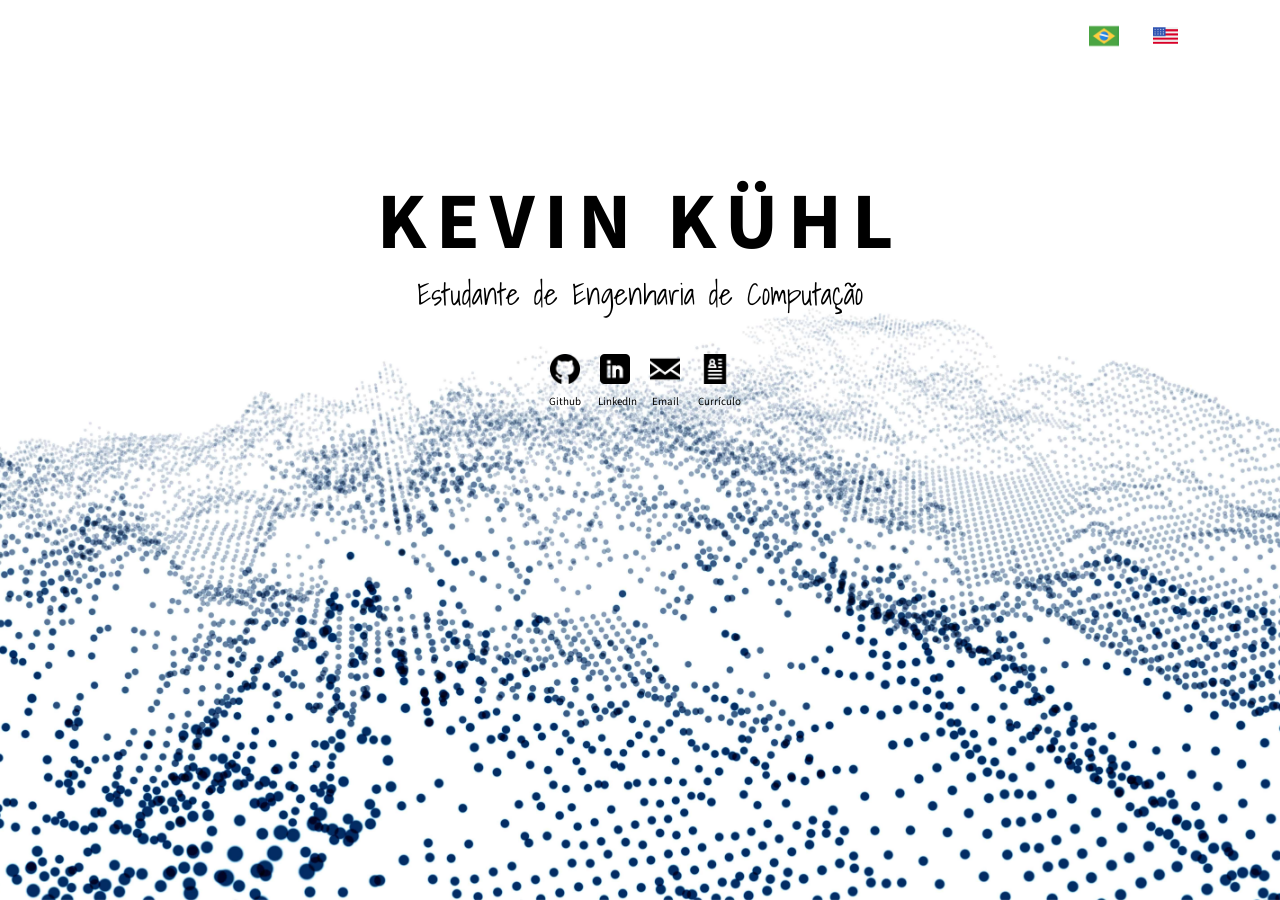
<file: pt.html>
<!DOCTYPE html>
<html lang="en">
  <head>
    <!-- Required meta tags -->
    <meta charset="utf-8">
    <meta name="viewport" content="width=device-width, initial-scale=1, shrink-to-fit=no">

    <title>Kevin Kühl</title>

    <!-- Bootstrap CSS -->
    <link rel="stylesheet" type="text/css" href="assets/css/bootstrap.min.css" >
    <!-- Fonts -->
    <link rel="stylesheet" type="text/css" href="assets/fonts/font-awesome.min.css">
    <!-- Icon -->
    <link rel="stylesheet" type="text/css" href="assets/fonts/simple-line-icons.css">
    <!-- Slicknav -->
    <link rel="stylesheet" type="text/css" href="assets/css/slicknav.css">
    <!-- Nivo Lightbox -->
    <link rel="stylesheet" type="text/css" href="assets/css/nivo-lightbox.css" >
    <!-- Animate -->
    <link rel="stylesheet" type="text/css" href="assets/css/animate.css">
    <!-- Main Style -->
    <link rel="stylesheet" type="text/css" href="assets/css/main.css">
    <!-- Responsive Style -->
    <link rel="stylesheet" type="text/css" href="assets/css/responsive.css">
    <link rel="icon" type="image/png" href="./assets/img/wave.png"/>
  </head>
  <body>

    <!-- Header Area wrapper Starts -->
    <header id="header-wrap">
      <!-- Navbar Start -->
      <nav class="navbar navbar-expand-lg fixed-top scrolling-navbar indigo">
        <div class="container">
          <!-- Brand and toggle get grouped for better mobile display -->
          <div class="navbar-header">
            <button class="navbar-toggler" type="button" data-toggle="collapse" data-target="#main-navbar" aria-controls="main-navbar" aria-expanded="false" aria-label="Toggle navigation">
              <span class="navbar-toggler-icon"></span>
              <span class="icon-menu"></span>
              <span class="icon-menu"></span>
              <span class="icon-menu"></span>
            </button>
            <!--
           <a href="index.html" class="navbar-brand"><img src="assets/img/logo.png" alt=""></a>
           -->
          </div>
          <div class="collapse navbar-collapse" id="main-navbar">
            <ul class="onepage-nev navbar-nav mr-auto w-100 justify-content-end clearfix">
              <li class="nav-item active">
                <a class="nav-link" href="pt.html">
                  <img src="./assets/img/brazil.png" alt="Portugues" style="width:30px;height:30px;">
                </a>
              </li>
              <li class="nav-item">
                <a class="nav-link" href="index.html">
                  <img src="./assets/img/usa.png" alt="Ingles" style="width:25px;height:25px;">
                </a>
              </li>
            </ul>
          </div>
        </div>

        <!-- Mobile Menu Start -->
        <ul class="onepage-nev mobile-menu">
          <li>
            <a href="pt.html">
              <img src="./assets/img/brazil.png" alt="Portugues" style="width:30px;height:30px;">
            </a>
          </li>
          <li>
            <a href="index.html">
              <img src="./assets/img/usa.png" alt="Ingles" style="width:25px;height:25px;">
            </a>
          </li>
        </ul>
        <!-- Mobile Menu End -->
      </nav>
      <!-- Navbar End -->

      <!-- Hero Area Start -->
      <div id="hero-area" class="hero-area-bg">
        <div class="overlay"></div>
        <div class="container">
          <div class="row">
            <div class="col-md-12 col-sm-12 text-center">
              <div class="contents">
                <h2 class="head-title wow fadeInUp" data-wow-delay="0s">Kevin Kühl</h2>
                <p class="script-font wow fadeInUp" data-wow-delay="0s">Estudante de Engenharia de Computação</p>
                <ul class="social-icon wow fadeInUp" data-wow-delay="0s">
                  <li>
                    <a class="github" href="https://github.com/kevinkuhl" target="_blank">
                      <img src="./assets/img/github.png" alt="Github" style="width:30px;height:30px;">
                      <p style="color:rgb(0, 0, 0);font-size:11px;">Github</p>
                    </a>
                  </li>
                  <li>
                    <a class="linkedin" href="https://linkedin.com/in/kevinfkuhl" target="_blank">
                      <img src="./assets/img/linkedin.png" alt="Linkedin" style="width:30px;height:30px;">
                      <p style="color:rgb(0, 0, 0);font-size:11px;">LinkedIn</p>
                    </a>
                  </li>
                  <li>
                    <a class="email" href="mailto:kevin_kuhl@usp.br">
                      <img src="./assets/img/mail.png" alt="Email" style="width:30px;height:30px;">
                      <p style="color:rgb(0, 0, 0);font-size:11px;">Email</p>
                    </a>
                  </li>
                  <li>
                    <a class="resume" href="resumePT.pdf" target="_blank">
                      <img src="./assets/img/curriculum.png" alt="Resume" style="width:30px;height:30px;">
                      <p style="color:rgb(0, 0, 0);font-size:11px;">Currículo</p>
                    </a>
                  </li>
                </ul>
              </div>
            </div>
          </div>
        </div>
      </div>
      <!-- Hero Area End -->

    </header>
    <!-- Header Area wrapper End -->

    <!-- jQuery first, then Popper.js, then Bootstrap JS -->
    <script src="assets/js/jquery-min.js"></script>
    <script src="assets/js/popper.min.js"></script>
    <script src="assets/js/bootstrap.min.js"></script>
    <script src="assets/js/jquery.mixitup.js"></script>
    <script src="assets/js/jquery.counterup.min.js"></script>
    <script src="assets/js/waypoints.min.js"></script>
    <script src="assets/js/wow.js"></script>
    <script src="assets/js/jquery.nav.js"></script>
    <script src="assets/js/jquery.easing.min.js"></script>  
    <script src="assets/js/nivo-lightbox.js"></script>
    <script src="assets/js/jquery.slicknav.js"></script>
    <script src="assets/js/main.js"></script>
      
  </body>
</html>
</file>
<file: assets/style.css>
:root {
  --bg: #ffffff;
  --fg: #1c1c1c;
  --muted: #5f6368;
  --rule: #e3e3e3;
  --accent: #1a4f8b;
  --maxw: 760px;
}
@media (prefers-color-scheme: dark) {
  :root {
    --bg: #141517;
    --fg: #e8e8e8;
    --muted: #a0a4aa;
    --rule: #2e3034;
    --accent: #8ab4f8;
  }
}

* { box-sizing: border-box; }
html { scroll-behavior: smooth; }
body {
  margin: 0;
  background: var(--bg);
  color: var(--fg);
  font: 16px/1.6 -apple-system, BlinkMacSystemFont, "Segoe UI", Roboto, "Helvetica Neue", Arial, sans-serif;
}
a { color: var(--accent); text-decoration: none; }
a:hover { text-decoration: underline; }

.site-header {
  position: sticky; top: 0; z-index: 1;
  background: var(--bg);
  border-bottom: 1px solid var(--rule);
}
.site-header nav {
  max-width: var(--maxw); margin: 0 auto; padding: 10px 16px;
  display: flex; gap: 18px; overflow-x: auto; white-space: nowrap;
  font-size: 14px;
}
.site-header nav a { color: var(--muted); }
.site-header nav a:hover { color: var(--fg); text-decoration: none; }

main { max-width: var(--maxw); margin: 0 auto; padding: 0 16px; }
section { padding-top: 24px; scroll-margin-top: 48px; }

.intro { display: flex; gap: 28px; align-items: center; padding-top: 48px; }
.intro img { width: 160px; height: 160px; border-radius: 50%; object-fit: cover; flex-shrink: 0; }
h1 { font-size: 34px; line-height: 1.2; margin: 0 0 6px; font-weight: 650; }
.headline { margin: 0 0 12px; color: var(--muted); }
.links { margin: 0; display: flex; flex-wrap: wrap; gap: 16px; font-weight: 500; }

.bio p { margin: 0 0 12px; }

h2 {
  font-size: 13px; letter-spacing: .08em; text-transform: uppercase;
  color: var(--muted); font-weight: 600;
  margin: 12px 0 14px; padding-bottom: 6px; border-bottom: 1px solid var(--rule);
}

.entries { list-style: none; margin: 0; padding: 0; }
.entries > li { margin-bottom: 18px; }
.entries.compact > li { margin-bottom: 6px; }
.entries p { margin: 0; }
.title { font-weight: 600; }
.meta { color: var(--muted); font-size: 15px; }
.row { display: flex; justify-content: space-between; gap: 16px; }
.date { color: var(--muted); font-size: 15px; white-space: nowrap; font-variant-numeric: tabular-nums; }
.bullets { margin: 6px 0 0; padding-left: 20px; font-size: 15px; }
.bullets li { margin-bottom: 2px; }

footer {
  max-width: var(--maxw); margin: 48px auto 0; padding: 20px 16px 40px;
  border-top: 1px solid var(--rule); color: var(--muted); font-size: 14px;
}

@media (max-width: 600px) {
  .intro { flex-direction: column; align-items: flex-start; gap: 16px; padding-top: 32px; }
  .intro img { width: 112px; height: 112px; }
  h1 { font-size: 28px; }
  .row { flex-direction: column; gap: 0; }
}

/* Subsections, CV header, skills */
h3 { font-size: 17px; margin: 22px 0 10px; font-weight: 600; }
h2 + h3 { margin-top: 4px; }
.section-head { display: flex; align-items: baseline; justify-content: space-between; gap: 16px; border-bottom: 1px solid var(--rule); margin: 12px 0 14px; }
.section-head h2 { border: 0; margin: 0; }
.button {
  font-size: 14px; font-weight: 500; padding: 4px 12px; margin-bottom: 6px;
  border: 1px solid var(--accent); border-radius: 6px; white-space: nowrap;
}
.button:hover { background: var(--accent); color: var(--bg); text-decoration: none; }
#industry > p, #contact > p { margin: 0 0 10px; }
.skills { display: grid; grid-template-columns: max-content 1fr; gap: 4px 16px; margin: 0; font-size: 15px; }
.skills dt { font-weight: 600; }
.skills dd { margin: 0; }
@media (max-width: 600px) { .skills { grid-template-columns: 1fr; } .skills dd { margin-bottom: 6px; } }
.print-contact { display: none; }

/* Print = the CV PDF */
@media print {
  @page { size: A4; margin: 14mm 16mm; }
  :root { --bg: #fff; --fg: #111; --muted: #444; --rule: #bbb; --accent: #111; }
  body { font-size: 10pt; line-height: 1.35; }
  .site-header, .screen-only, .bio, .intro img, .links, .headline { display: none !important; }
  main { max-width: none; padding: 0; display: flex; flex-direction: column; }
  #about { order: 0; } #cv { order: 1; } #research { order: 2; }
  section { padding-top: 6px; }
  .intro { padding-top: 0; display: block; }
  h1 { font-size: 20pt; margin: 0; }
  .print-contact { display: block; margin: 2px 0 0; color: var(--muted); }
  h2 { font-size: 9pt; margin: 8px 0 6px; padding-bottom: 2px; }
  .section-head { margin: 8px 0 6px; } .section-head h2 { margin: 0; padding-bottom: 2px; }
  h3 { font-size: 10.5pt; margin: 10px 0 4px; text-transform: uppercase; letter-spacing: .04em; }
  #cv .section-head { display: none; }
  #research h2 { display: none; }
  .meta, .date, .bullets, .skills { font-size: 9.5pt; }
  .entries > li { margin-bottom: 7px; break-inside: avoid; }
  .entries.compact > li { margin-bottom: 1px; }
  .bullets { margin-top: 2px; } .bullets li { margin-bottom: 0; }
  .row { flex-direction: row !important; }
  h3 { break-after: avoid; }
  a { color: inherit; }
}
</file>
<file: assets/fonts/simple-line-icons.css>
@font-face {
	font-family: 'Simple-Line-Icons';
	src:url('../fonts/line-icons/Simple-Line-Icons.eot');
	src:url('../fonts/line-icons/Simple-Line-Icons.eot?#iefix') format('embedded-opentype'),
		url('../fonts/line-icons/Simple-Line-Icons.woff') format('woff'),
		url('../fonts/line-icons/Simple-Line-Icons.ttf') format('truetype'),
		url('../fonts/line-icons/Simple-Line-Icons.svg#Simple-Line-Icons') format('svg');
		font-weight: normal;
		font-style: normal;
}
/*
 Use the following CSS code if you want to have a class per icon.
 Instead of a list of all class selectors, you can use the generic [class*="icon-"] selector, but it's slower:
*/
.icon-user,
.icon-people,
.icon-user-female,
.icon-user-follow,
.icon-user-following,
.icon-user-unfollow,
.icon-login,
.icon-logout,
.icon-emotsmile,
.icon-phone,
.icon-call-end,
.icon-call-in,
.icon-call-out,
.icon-map,
.icon-location-pin,
.icon-direction,
.icon-directions,
.icon-compass,
.icon-layers,
.icon-menu,
.icon-list,
.icon-options-vertical,
.icon-options,
.icon-arrow-down,
.icon-arrow-left,
.icon-arrow-right,
.icon-arrow-up,
.icon-arrow-up-circle,
.icon-arrow-left-circle,
.icon-arrow-right-circle,
.icon-arrow-down-circle,
.icon-check,
.icon-clock,
.icon-plus,
.icon-minus,
.icon-close,
.icon-event,
.icon-exclamation,
.icon-organization,
.icon-trophy,
.icon-screen-smartphone,
.icon-screen-desktop,
.icon-plane,
.icon-notebook,
.icon-mustache,
.icon-mouse,
.icon-magnet,
.icon-energy,
.icon-disc,
.icon-cursor,
.icon-cursor-move,
.icon-crop,
.icon-chemistry,
.icon-speedometer,
.icon-shield,
.icon-screen-tablet,
.icon-magic-wand,
.icon-hourglass,
.icon-graduation,
.icon-ghost,
.icon-game-controller,
.icon-fire,
.icon-eyeglass,
.icon-envelope-open,
.icon-envelope-letter,
.icon-bell,
.icon-badge,
.icon-anchor,
.icon-wallet,
.icon-vector,
.icon-speech,
.icon-puzzle,
.icon-printer,
.icon-present,
.icon-playlist,
.icon-pin,
.icon-picture,
.icon-handbag,
.icon-globe-alt,
.icon-globe,
.icon-folder-alt,
.icon-folder,
.icon-film,
.icon-feed,
.icon-drop,
.icon-drawer,
.icon-docs,
.icon-doc,
.icon-diamond,
.icon-cup,
.icon-calculator,
.icon-bubbles,
.icon-briefcase,
.icon-book-open,
.icon-basket-loaded,
.icon-basket,
.icon-bag,
.icon-action-undo,
.icon-action-redo,
.icon-wrench,
.icon-umbrella,
.icon-trash,
.icon-tag,
.icon-support,
.icon-frame,
.icon-size-fullscreen,
.icon-size-actual,
.icon-shuffle,
.icon-share-alt,
.icon-share,
.icon-rocket,
.icon-question,
.icon-pie-chart,
.icon-pencil,
.icon-note,
.icon-loop,
.icon-home,
.icon-grid,
.icon-graph,
.icon-microphone,
.icon-music-tone-alt,
.icon-music-tone,
.icon-earphones-alt,
.icon-earphones,
.icon-equalizer,
.icon-like,
.icon-dislike,
.icon-control-start,
.icon-control-rewind,
.icon-control-play,
.icon-control-pause,
.icon-control-forward,
.icon-control-end,
.icon-volume-1,
.icon-volume-2,
.icon-volume-off,
.icon-calendar,
.icon-bulb,
.icon-chart,
.icon-ban,
.icon-bubble,
.icon-camrecorder,
.icon-camera,
.icon-cloud-download,
.icon-cloud-upload,
.icon-envelope,
.icon-eye,
.icon-flag,
.icon-heart,
.icon-info,
.icon-key,
.icon-link,
.icon-lock,
.icon-lock-open,
.icon-magnifier,
.icon-magnifier-add,
.icon-magnifier-remove,
.icon-paper-clip,
.icon-paper-plane,
.icon-power,
.icon-refresh,
.icon-reload,
.icon-settings,
.icon-star,
.icon-symbol-female,
.icon-symbol-male,
.icon-target,
.icon-credit-card,
.icon-paypal,
.icon-social-tumblr,
.icon-social-twitter,
.icon-social-facebook,
.icon-social-instagram,
.icon-social-linkedin,
.icon-social-pinterest,
.icon-social-github,
.icon-social-google,
.icon-social-reddit,
.icon-social-skype,
.icon-social-dribbble,
.icon-social-behance,
.icon-social-foursqare,
.icon-social-soundcloud,
.icon-social-spotify,
.icon-social-stumbleupon,
.icon-social-youtube,
.icon-social-dropbox,
.icon-social-vkontakte,
.icon-social-steam {
  font-family: 'simple-line-icons';
  speak: none;
  font-style: normal;
  font-weight: normal;
  font-variant: normal;
  text-transform: none;
  line-height: 1;
  /* Better Font Rendering =========== */
  -webkit-font-smoothing: antialiased;
  -moz-osx-font-smoothing: grayscale;
}
.icon-user:before {
  content: "\e005";
}
.icon-people:before {
  content: "\e001";
}
.icon-user-female:before {
  content: "\e000";
}
.icon-user-follow:before {
  content: "\e002";
}
.icon-user-following:before {
  content: "\e003";
}
.icon-user-unfollow:before {
  content: "\e004";
}
.icon-login:before {
  content: "\e066";
}
.icon-logout:before {
  content: "\e065";
}
.icon-emotsmile:before {
  content: "\e021";
}
.icon-phone:before {
  content: "\e600";
}
.icon-call-end:before {
  content: "\e048";
}
.icon-call-in:before {
  content: "\e047";
}
.icon-call-out:before {
  content: "\e046";
}
.icon-map:before {
  content: "\e033";
}
.icon-location-pin:before {
  content: "\e096";
}
.icon-direction:before {
  content: "\e042";
}
.icon-directions:before {
  content: "\e041";
}
.icon-compass:before {
  content: "\e045";
}
.icon-layers:before {
  content: "\e034";
}
.icon-menu:before {
  content: "\e601";
}
.icon-list:before {
  content: "\e067";
}
.icon-options-vertical:before {
  content: "\e602";
}
.icon-options:before {
  content: "\e603";
}
.icon-arrow-down:before {
  content: "\e604";
}
.icon-arrow-left:before {
  content: "\e605";
}
.icon-arrow-right:before {
  content: "\e606";
}
.icon-arrow-up:before {
  content: "\e607";
}
.icon-arrow-up-circle:before {
  content: "\e078";
}
.icon-arrow-left-circle:before {
  content: "\e07a";
}
.icon-arrow-right-circle:before {
  content: "\e079";
}
.icon-arrow-down-circle:before {
  content: "\e07b";
}
.icon-check:before {
  content: "\e080";
}
.icon-clock:before {
  content: "\e081";
}
.icon-plus:before {
  content: "\e095";
}
.icon-minus:before {
  content: "\e615";
}
.icon-close:before {
  content: "\e082";
}
.icon-event:before {
  content: "\e619";
}
.icon-exclamation:before {
  content: "\e617";
}
.icon-organization:before {
  content: "\e616";
}
.icon-trophy:before {
  content: "\e006";
}
.icon-screen-smartphone:before {
  content: "\e010";
}
.icon-screen-desktop:before {
  content: "\e011";
}
.icon-plane:before {
  content: "\e012";
}
.icon-notebook:before {
  content: "\e013";
}
.icon-mustache:before {
  content: "\e014";
}
.icon-mouse:before {
  content: "\e015";
}
.icon-magnet:before {
  content: "\e016";
}
.icon-energy:before {
  content: "\e020";
}
.icon-disc:before {
  content: "\e022";
}
.icon-cursor:before {
  content: "\e06e";
}
.icon-cursor-move:before {
  content: "\e023";
}
.icon-crop:before {
  content: "\e024";
}
.icon-chemistry:before {
  content: "\e026";
}
.icon-speedometer:before {
  content: "\e007";
}
.icon-shield:before {
  content: "\e00e";
}
.icon-screen-tablet:before {
  content: "\e00f";
}
.icon-magic-wand:before {
  content: "\e017";
}
.icon-hourglass:before {
  content: "\e018";
}
.icon-graduation:before {
  content: "\e019";
}
.icon-ghost:before {
  content: "\e01a";
}
.icon-game-controller:before {
  content: "\e01b";
}
.icon-fire:before {
  content: "\e01c";
}
.icon-eyeglass:before {
  content: "\e01d";
}
.icon-envelope-open:before {
  content: "\e01e";
}
.icon-envelope-letter:before {
  content: "\e01f";
}
.icon-bell:before {
  content: "\e027";
}
.icon-badge:before {
  content: "\e028";
}
.icon-anchor:before {
  content: "\e029";
}
.icon-wallet:before {
  content: "\e02a";
}
.icon-vector:before {
  content: "\e02b";
}
.icon-speech:before {
  content: "\e02c";
}
.icon-puzzle:before {
  content: "\e02d";
}
.icon-printer:before {
  content: "\e02e";
}
.icon-present:before {
  content: "\e02f";
}
.icon-playlist:before {
  content: "\e030";
}
.icon-pin:before {
  content: "\e031";
}
.icon-picture:before {
  content: "\e032";
}
.icon-handbag:before {
  content: "\e035";
}
.icon-globe-alt:before {
  content: "\e036";
}
.icon-globe:before {
  content: "\e037";
}
.icon-folder-alt:before {
  content: "\e039";
}
.icon-folder:before {
  content: "\e089";
}
.icon-film:before {
  content: "\e03a";
}
.icon-feed:before {
  content: "\e03b";
}
.icon-drop:before {
  content: "\e03e";
}
.icon-drawer:before {
  content: "\e03f";
}
.icon-docs:before {
  content: "\e040";
}
.icon-doc:before {
  content: "\e085";
}
.icon-diamond:before {
  content: "\e043";
}
.icon-cup:before {
  content: "\e044";
}
.icon-calculator:before {
  content: "\e049";
}
.icon-bubbles:before {
  content: "\e04a";
}
.icon-briefcase:before {
  content: "\e04b";
}
.icon-book-open:before {
  content: "\e04c";
}
.icon-basket-loaded:before {
  content: "\e04d";
}
.icon-basket:before {
  content: "\e04e";
}
.icon-bag:before {
  content: "\e04f";
}
.icon-action-undo:before {
  content: "\e050";
}
.icon-action-redo:before {
  content: "\e051";
}
.icon-wrench:before {
  content: "\e052";
}
.icon-umbrella:before {
  content: "\e053";
}
.icon-trash:before {
  content: "\e054";
}
.icon-tag:before {
  content: "\e055";
}
.icon-support:before {
  content: "\e056";
}
.icon-frame:before {
  content: "\e038";
}
.icon-size-fullscreen:before {
  content: "\e057";
}
.icon-size-actual:before {
  content: "\e058";
}
.icon-shuffle:before {
  content: "\e059";
}
.icon-share-alt:before {
  content: "\e05a";
}
.icon-share:before {
  content: "\e05b";
}
.icon-rocket:before {
  content: "\e05c";
}
.icon-question:before {
  content: "\e05d";
}
.icon-pie-chart:before {
  content: "\e05e";
}
.icon-pencil:before {
  content: "\e05f";
}
.icon-note:before {
  content: "\e060";
}
.icon-loop:before {
  content: "\e064";
}
.icon-home:before {
  content: "\e069";
}
.icon-grid:before {
  content: "\e06a";
}
.icon-graph:before {
  content: "\e06b";
}
.icon-microphone:before {
  content: "\e063";
}
.icon-music-tone-alt:before {
  content: "\e061";
}
.icon-music-tone:before {
  content: "\e062";
}
.icon-earphones-alt:before {
  content: "\e03c";
}
.icon-earphones:before {
  content: "\e03d";
}
.icon-equalizer:before {
  content: "\e06c";
}
.icon-like:before {
  content: "\e068";
}
.icon-dislike:before {
  content: "\e06d";
}
.icon-control-start:before {
  content: "\e06f";
}
.icon-control-rewind:before {
  content: "\e070";
}
.icon-control-play:before {
  content: "\e071";
}
.icon-control-pause:before {
  content: "\e072";
}
.icon-control-forward:before {
  content: "\e073";
}
.icon-control-end:before {
  content: "\e074";
}
.icon-volume-1:before {
  content: "\e09f";
}
.icon-volume-2:before {
  content: "\e0a0";
}
.icon-volume-off:before {
  content: "\e0a1";
}
.icon-calendar:before {
  content: "\e075";
}
.icon-bulb:before {
  content: "\e076";
}
.icon-chart:before {
  content: "\e077";
}
.icon-ban:before {
  content: "\e07c";
}
.icon-bubble:before {
  content: "\e07d";
}
.icon-camrecorder:before {
  content: "\e07e";
}
.icon-camera:before {
  content: "\e07f";
}
.icon-cloud-download:before {
  content: "\e083";
}
.icon-cloud-upload:before {
  content: "\e084";
}
.icon-envelope:before {
  content: "\e086";
}
.icon-eye:before {
  content: "\e087";
}
.icon-flag:before {
  content: "\e088";
}
.icon-heart:before {
  content: "\e08a";
}
.icon-info:before {
  content: "\e08b";
}
.icon-key:before {
  content: "\e08c";
}
.icon-link:before {
  content: "\e08d";
}
.icon-lock:before {
  content: "\e08e";
}
.icon-lock-open:before {
  content: "\e08f";
}
.icon-magnifier:before {
  content: "\e090";
}
.icon-magnifier-add:before {
  content: "\e091";
}
.icon-magnifier-remove:before {
  content: "\e092";
}
.icon-paper-clip:before {
  content: "\e093";
}
.icon-paper-plane:before {
  content: "\e094";
}
.icon-power:before {
  content: "\e097";
}
.icon-refresh:before {
  content: "\e098";
}
.icon-reload:before {
  content: "\e099";
}
.icon-settings:before {
  content: "\e09a";
}
.icon-star:before {
  content: "\e09b";
}
.icon-symbol-female:before {
  content: "\e09c";
}
.icon-symbol-male:before {
  content: "\e09d";
}
.icon-target:before {
  content: "\e09e";
}
.icon-credit-card:before {
  content: "\e025";
}
.icon-paypal:before {
  content: "\e608";
}
.icon-social-tumblr:before {
  content: "\e00a";
}
.icon-social-twitter:before {
  content: "\e009";
}
.icon-social-facebook:before {
  content: "\e00b";
}
.icon-social-instagram:before {
  content: "\e609";
}
.icon-social-linkedin:before {
  content: "\e60a";
}
.icon-social-pinterest:before {
  content: "\e60b";
}
.icon-social-github:before {
  content: "\e60c";
}
.icon-social-google:before {
  content: "\e60d";
}
.icon-social-reddit:before {
  content: "\e60e";
}
.icon-social-skype:before {
  content: "\e60f";
}
.icon-social-dribbble:before {
  content: "\e00d";
}
.icon-social-behance:before {
  content: "\e610";
}
.icon-social-foursqare:before {
  content: "\e611";
}
.icon-social-soundcloud:before {
  content: "\e612";
}
.icon-social-spotify:before {
  content: "\e613";
}
.icon-social-stumbleupon:before {
  content: "\e614";
}
.icon-social-youtube:before {
  content: "\e008";
}
.icon-social-dropbox:before {
  content: "\e00c";
}
.icon-social-vkontakte:before {
  content: "\e618";
}
.icon-social-steam:before {
  content: "\e620";
}
</file>
<file: assets/css/main.css>
@import url("https://fonts.googleapis.com/css?family=Shadows+Into+Light|Source+Sans+Pro:400,700");
html {
  overflow-x: hidden;
}

body {
  background-image: url(../img/hero-area.jpg);
  background-size: cover;
  background-position: center center;
  background-repeat: no-repeat;
  height: 100vh;
  width: 100%;
  font-size: 14px;
  font-weight: 400;
  font-family: "Source Sans Pro", sans-serif;
  -webkit-box-sizing: border-box;
  -moz-box-sizing: border-box;
  box-sizing: border-box;
  -webkit-font-smoothing: subpixel-antialiased;
  color: #666;
  line-height: 25px;
  -webkit-backface-visibility: hidden;
  backface-visibility: hidden;
  overflow-x: hidden;
}

h1, h2, h3, h4 {
  font-size: 38px;
  font-weight: 700;
  color: #000;
  font-family: "Source Sans Pro", sans-serif;
}

.script-font {
  color: #000;
  font-family: 'Shadows Into Light', cursive;
}

a {
  -webkit-transition: all 0.2s linear;
  -moz-transition: all 0.2s linear;
  -o-transition: all 0.2s linear;
  transition: all 0.2s linear;
}

a:hover {
  text-decoration: none;
}

a a:focus {
  outline: none;
}

p {
  color: #000;
  font-weight: 400;
  font-family: "Source Sans Pro", sans-serif;
  margin: 0px;
  font-size: 14px;
}

ul, ol {
  list-style: outside none none;
  margin: 0;
  padding: 0;
}

ul li, ol li {
  list-style: none;
}

.hero-heading {
  font-size: 48px;
  font-weight: 700;
  color: #fff;
  text-transform: capitalize;
  line-height: 70px;
  letter-spacing: 0.1rem;
}

.hero-sub-heading {
  font-size: 20px;
  font-weight: 400;
  color: #e6e6e6;
  line-height: 45px;
  letter-spacing: 0.1rem;
}

.section-titile-bg {
  display: inline;
  font-size: 115px;
  font-weight: 700;
  height: 100%;
  left: -173px;
  opacity: 0.1;
  position: absolute;
  top: -14px;
  width: 100%;
  text-align: center;
}

.section-title-header p {
  text: center;
  font-weight: 400;
  line-height: 26px;
  padding-bottom: 36px;
}

.section-title {
  color: #252525;
  font-size: 38px;
  text-align: center;
  letter-spacing: 1px;
  line-height: 1;
  margin-bottom: 48px;
  padding: 0 10px;
  position: relative;
}

.btn {
  font-size: 14px;
  padding: 10px 30px;
  border-radius: 0px;
  cursor: pointer;
  font-weight: 400;
  color: #fff;
  border-radius: 4px;
  text-transform: uppercase;
  -webkit-transition: all 0.2s linear;
  -moz-transition: all 0.2s linear;
  -o-transition: all 0.2s linear;
  transition: all 0.2s linear;
  display: inline-block;
}

.btn:focus,
.btn:active {
  box-shadow: none;
  outline: none;
  color: #fff;
}

.btn-common {
  background-color: #00b4d9;
  position: relative;
  z-index: 1;
}

.btn-common:hover {
  color: #fff;
  background-color: #21cff3;
  box-shadow: 0 6px 22px rgba(0, 0, 0, 0.1);
  transition: all .2s ease-in-out;
  -moz-transition: all .2s ease-in-out;
  -webkit-transition: all .2s ease-in-out;
}

.btn-danger:hover {
  background-color: #f55262;
  border-color: #f55262;
  box-shadow: 0 6px 22px rgba(0, 0, 0, 0.1);
  transition: all .2s ease-in-out;
  -moz-transition: all .2s ease-in-out;
  -webkit-transition: all .2s ease-in-out;
}

.btn-border {
  color: #fff;
  background-color: transparent;
  border: 1px solid #fff;
}

.btn-border:hover {
  border: 1px solid #fff;
  color: #fff;
  background-color: rgba(255, 255, 255, 0.2);
}

.btn-lg {
  padding: 14px 33px;
  text-transform: uppercase;
  font-size: 16px;
}

.btn-rm {
  padding: 7px 10px;
  text-transform: capitalize;
}

button:focus {
  outline: none !important;
}

.icon-close, .icon-check {
  color: #00b4d9;
}

.social-icon li {
  display: inline-block;
}

.social-icon li a {
  color: #000;
  width: 35px;
  height: 35px;
  line-height: 38px;
  display: block;
  text-align: center;
  font-size: 16px;
  margin: 15px 6px 12px 6px;
  transition: all 0.3s ease-in-out 0s;
  -moz-transition: all 0.3s ease-in-out 0s;
  -webkit-transition: all 0.3s ease-in-out 0s;
  -o-transition: all 0.3s ease-in-out 0s;
}

.social-icon li a:hover {
  color: #fff;
}


/* ScrollToTop */
a.back-to-top {
  display: none;
  position: fixed;
  bottom: 18px;
  right: 15px;
  text-decoration: none;
}

a.back-to-top i {
  display: block;
  font-size: 22px;
  width: 40px;
  height: 40px;
  line-height: 40px;
  color: #fff;
  background: #00b4d9;
  border-radius: 2px;
  text-align: center;
  transition: all 0.2s ease-in-out;
  -moz-transition: all 0.2s ease-in-out;
  -webkit-transition: all 0.2s ease-in-out;
  -o-transition: all 0.2s ease-in-out;
  box-shadow: 0 0 4px rgba(0, 0, 0, 0.14), 0 4px 8px rgba(0, 0, 0, 0.28);
}

a.back-to-top:hover, a.back-to-top:focus {
  text-decoration: none;
}

#loader {
  position: fixed;
  background: #fff;
  top: 0;
  left: 0;
  width: 100%;
  height: 100%;
  z-index: 9999999999;
}

.square-spin {
  position: absolute;
  top: 50%;
  left: 50%;
  margin-left: -40px;
  margin-top: -40px;
}

.square-spin img {
  max-width: 64px;
}

.section-padding {
  padding: 60px 0;
}

#about .img-thumb img {
  border: 8px solid #fff;
  box-shadow: 0px 0px 30px rgba(0, 0, 0, 0.2);
}

.profile-wrapper {
  padding: 45px 0;
}

.profile-wrapper .btn {
  margin: 10px 10px 0px 0px;
}

.profile-wrapper .btn i {
  vertical-align: middle;
  margin-right: 5px;
}

.about-profile {
  position: relative;
  margin: 20px 0 20px 0;
}

.about-profile .pro-title {
  font-weight: 700;
  color: #040404;
  position: relative;
  width: 120px;
  display: inline-block;
  margin-bottom: 5px;
}

.about-profile .pro-title:after {
  position: absolute;
  content: ':';
  color: #040404;
  font-size: 14px;
  left: 77px;
}

.about-profile .admin-sign {
  position: absolute;
  right: 45px;
  bottom: 10px;
}

.counter-section:before {
  content: '';
  position: absolute;
  top: 0;
  bottom: 0;
  width: 100%;
  height: 100%;
  background: rgba(0, 0, 0, 0.5);
}

.counter-section .counter {
  padding: 30px 0;
}

.counter-section .counter .icon {
  margin-bottom: 30px;
}

.counter-section .counter .icon i {
  font-size: 48px;
  color: #00b4d9;
}

.counter-section .counter p {
  font-size: 18px;
  text-transform: uppercase;
  color: #fff;
  font-weight: 400;
  letter-spacing: 1px;
  margin: 30px 0;
}

.counter-section .counter .counterUp {
  color: #fff;
  font-size: 42px;
  margin-top: 15px;
  font-weight: 700;
}

/* Resume */
.timeline {
  position: relative;
}

.timeline .timelin-title {
  font-size: 20px;
  text-transform: uppercase;
  margin-left: 25px;
}

.timeline li {
  padding: 0 20px 20px 30px;
  list-style: none;
  border-left: 2px solid #f1f1f1;
}

.timeline li .content-text {
  background: #f2f2f2;
  padding: 20px;
}

.timeline li .line-title {
  font-size: 16px;
  line-height: 6px;
}

.timeline li span {
  font-size: 12px;
  padding: 9px 0;
  display: block;
}

.timeline li .line-text {
  color: #888;
  line-height: 18px;
}

.timeline li:first-child:before {
  border: 0;
  background: none;
  position: relative;
}

.timeline li:last-child {
  padding: 0 20px 0px 30px;
}

.timeline li:before {
  content: "";
  border: solid 2px;
  width: 8px;
  height: 8px;
  border-radius: 50px;
  -moz-border-radius: 50px;
  -webkit-border-radius: 50px;
  font-size: 8px;
  margin-left: -35px;
  font-weight: 400;
  background: #fff;
  display: block;
  position: absolute;
  margin-top: 18px;
  border-color: #00b4d9 !important;
}

.timeline li:first-child i {
  font-size: 20px;
  float: left;
  margin-left: -30px;
  line-height: 50px;
  border-radius: 30px;
  margin: -12px -55px;
  background: #00b4d9;
  color: #fff;
  width: 50px;
  height: 50px;
  text-align: center;
}

.navbar-brand {
  position: relative;
  padding: 0px;
}

.top-nav-collapse {
  background: #fff;
  z-index: 999999;
  top: 0px !important;
  min-height: 58px;
  box-shadow: 0px 3px 6px 3px rgba(0, 0, 0, 0.06);
  -webkit-animation-duration: 1s;
  animation-duration: 1s;
  -webkit-animation-fill-mode: both;
  animation-fill-mode: both;
  -webkit-animation-name: fadeInDown;
  animation-name: fadeInDown;
  background: #fff !important;
}

.top-nav-collapse .navbar-brand {
  top: 0px;
}

.top-nav-collapse .navbar-brand img {
  width: 65%;
}

.top-nav-collapse .navbar-nav .nav-link {
  color: #333 !important;
  margin-top: 0px !important;
  margin-bottom: 0px !important;
}

.top-nav-collapse .navbar-nav .nav-link:hover {
  cursor: pointer;
  color: #00b4d9 !important;
}

.top-nav-collapse .navbar-nav li.active a.nav-link {
  color: #00b4d9 !important;
}

.indigo {
  background: #fff;
}

.menu-bg {
  background: transparent;
}

.navbar-expand-lg .navbar-nav .nav-link i {
  font-size: 28px;
  color: #00b4d9;
  vertical-align: middle;
  -webkit-transition: all 0.3s ease-in-out;
  -moz-transition: all 0.3s ease-in-out;
  transition: all 0.3s ease-in-out;
}

.navbar-expand-lg .navbar-nav .nav-link i:hover {
  color: #21cff3;
}

.navbar-expand-lg .navbar-nav .nav-link {
  color: #333;
  font-weight: 700;
  padding: 0 17px;
  margin-top: 15px;
  margin-bottom: 15px;
  line-height: 40px;
  text-transform: uppercase;
  cursor: pointer;
  background: transparent;
  -webkit-transition: all 0.3s ease-in-out;
  -moz-transition: all 0.3s ease-in-out;
  transition: all 0.3s ease-in-out;
}

.navbar-expand-lg .navbar-nav li a:hover,
.navbar-expand-lg .navbar-nav li .active > a,
.navbar-expand-lg .navbar-nav li a:focus {
  color: #00b4d9;
  outline: none;
}

.navbar {
  padding: 0;
}

.navbar li.active a.nav-link {
  color: #00b4d9;
}

.dropdown-toggle::after {
  display: none;
}

.dropdown-menu {
  margin: 0;
  padding: 0;
  display: none;
  position: absolute;
  z-index: 99;
  min-width: 210px;
  background-color: #fff;
  white-space: nowrap;
  border-radius: 4px;
  -webkit-box-shadow: 0 6px 12px rgba(0, 0, 0, 0.175);
  box-shadow: 0 6px 12px rgba(0, 0, 0, 0.175);
  animation: fadeIn 0.4s;
  -webkit-animation: fadeIn 0.4s;
  -moz-animation: fadeIn 0.4s;
  -o-animation: fadeIn 0.4s;
  -ms-animation: fadeIn 0.4s;
}

.dropdown-menu:before {
  content: "";
  display: inline-block;
  position: absolute;
  bottom: 100%;
  left: 20%;
  margin-left: -5px;
  border-right: 10px solid transparent;
  border-left: 10px solid transparent;
  border-bottom: 10px solid #fff;
}

.dropdown:hover .dropdown-menu {
  display: block;
  position: absolute;
  text-align: left;
  top: 100%;
  border: none;
  animation: fadeIn 0.4s;
  -webkit-animation: fadeIn 0.4s;
  -moz-animation: fadeIn 0.4s;
  -o-animation: fadeIn 0.4s;
  -ms-animation: fadeIn 0.4s;
}

.dropdown .dropdown-menu .dropdown-item {
  width: 100%;
  padding: 12px 20px;
  font-size: 14px;
  color: #333;
  border-bottom: 1px solid #f1f1f1;
  text-decoration: none;
  display: inline-block;
  float: left;
  clear: both;
  position: relative;
  outline: 0;
  transition: all 0.3s ease-in-out;
  -webkit-transition: all 0.3s ease-in-out;
  -moz-transition: all 0.3s ease-in-out;
  -o-transition: all 0.3s ease-in-out;
  -ms-transition: all 0.3s ease-in-out;
}

.dropdown .dropdown-menu .dropdown-item:last-child {
  border-bottom: none;
  border-bottom-left-radius: 4px;
  border-bottom-right-radius: 4px;
}

.dropdown .dropdown-menu .dropdown-item:first-child {
  border-top-left-radius: 4px;
  border-top-right-radius: 4px;
}

.dropdown .dropdown-item:focus,
.dropdown .dropdown-item:hover,
.dropdown .dropdown-item.active {
  color: #00b4d9;
}

.dropdown-item.active, .dropdown-item:active {
  background: transparent;
}

.fadeInUpMenu {
  -webkit-animation-name: fadeInUpMenu;
  animation-name: fadeInUpMenu;
}

.slicknav_btn {
  border-color: #00b4d9;
}

.slicknav_menu .slicknav_icon-bar {
  background: #00b4d9;
}

/* only small tablets */
@media (min-width: 768px) and (max-width: 991px) {
  #nav-main li a.nav-link {
    padding-top: 18px;
  }
}

.navbar-toggler {
  display: none;
}

.mobile-menu {
  display: none;
}

.slicknav_menu {
  display: none;
}

@media screen and (max-width: 768px) {
  .navbar-header {
    width: 100%;
  }
  .navbar-brand {
    position: absolute;
    padding: 0px 15px;
    top: 0;
  }
  .navbar-brand img {
    width: 75%;
  }
  #mobile-menu {
    display: none;
  }
  .slicknav_menu {
    display: block;
  }
  .slicknav_nav .active a {
    background: #E91E63;
    color: #fff;
  }
  .slicknav_nav a:hover,
  .slicknav_nav a:focus,
  .slicknav_nav .active {
    color: #00b4d9;
    outline: none;
    background: #f8f9fa;
  }
}

/* ==========================================================================
3. Hero Area
========================================================================== */


#hero-area {
  color: #000;
  overflow: hidden;
  position: relative;
}



#hero-area .contents {
  padding: 175px 0px 120px;
}

#hero-area .contents h5 {
  font-size: 50px;
}

#hero-area .contents .head-title {
  color: #000;
  font-size: 80px;
  letter-spacing: 10px;
  text-transform: uppercase;
  font-weight: 700;
}

#hero-area .contents p {
  font-size: 30px;
  color: #000;
  font-weight: 400;
  line-height: 30px;
  margin-bottom: 25px;
}

#hero-area .contents .btn {
  margin: 25px 0px;
  text-transform: uppercase;
}

#hero-area .banner_bottom_btn {
  margin-top: 40px;
}

#hero-area .banner_bottom_btn i {
  color: #fff;
  font-size: 48px;
  -webkit-transition: all 0.2s linear;
  -moz-transition: all 0.2s linear;
  -o-transition: all 0.2s linear;
  transition: all 0.2s linear;
}

#hero-area .banner_bottom_btn i:hover {
  color: #ddd;
}

/* ==========================================================================
  Portfolio Section
   ========================================================================== */
#portfolios {
  background: #f2f2f2;
}

#portfolios .mix {
  padding: 10px;
}

#portfolios .portfolio-item .shot-item {
  margin: 0px;
}

#portfolio .mix {
  display: none;
}

.controls {
  text-align: center;
  padding: 0px 0px 20px;
}

.controls .active {
  color: #00b4d9 !important;
  border-color: #00b4d9;
  background: transparent;
}

.controls .btn {
  text-transform: uppercase;
  margin: 2px;
  color: #fff;
}

.controls:hover {
  cursor: pointer;
}

.portfolio-img {
  overflow: hidden;
  display: block;
  position: relative;
}

.portfolio-img img {
  width: 100%;
}

.shot-item {
  margin-right: 15px;
  border-radius: 4px;
  background: #fff;
  position: relative;
}

.shot-item img {
  width: 100%;
}

.shot-item .overlay {
  position: absolute;
  width: 100%;
  height: 100%;
  left: 0;
  top: 0;
  background: rgba(0, 180, 217, 0.6);
  opacity: 0;
  -webkit-transition: all 0.5s ease-in-out;
  transition: all 0.5s ease-in-out;
}

.shot-item:hover .overlay {
  opacity: 1;
}

.overlay {
  opacity: 0;
}

.overlay .icons i {
  height: 42px;
  width: 42px;
  line-height: 42px;
  color: #00b4d9;
  left: 50%;
  margin-left: -24px;
  margin-top: -24px;
  top: 50%;
  position: absolute;
  z-index: 2;
  cursor: pointer;
  text-align: center;
  font-size: 20px;
  -webkit-transition: all 0.5s ease-in-out;
  -moz-transition: all 0.5s ease-in-out;
  transition: all 0.5s ease-in-out;
  background: #fff;
  border-radius: 4px;
}

.overlay .preview {
  position: absolute;
  left: 45%;
  top: 50%;
  color: #fff;
}

.overlay .link {
  position: absolute;
  left: 60%;
  margin-left: 10px;
  top: 50%;
  color: #fff;
}

.shot-item:hover .overlay {
  opacity: 1;
}

a:not([href]):not([tabindex]) {
  color: #fff;
}

a:not([href]):not([tabindex]):focus, a:not([href]):not([tabindex]):hover {
  color: #fff;
}

/* Services Item */
.services {
  background: #F0F0F0;
}

.services-item {
  background: #fff;
  border-radius: 4px;
  padding: 48px 20px;
  box-shadow: 0px 0px 10px rgba(0, 0, 0, 0.2);
  text-align: center;
  transition: all 0.3s ease-in-out 0s;
  -moz-transition: all 0.3s ease-in-out 0s;
  -webkit-transition: all 0.3s ease-in-out 0s;
  -o-transition: all 0.3s ease-in-out 0s;
}

.services-item .icon i {
  font-size: 42px;
  margin-bottom: 15px;
  text-align: center;
  width: 48px;
  display: block;
  margin: 0 auto;
  height: 48px;
  color: #00b4d9;
}

.services-item .services-content h3 {
  margin-top: 10px;
  margin-bottom: 10px;
}

.services-item .services-content h3 a {
  font-size: 18px;
  text-transform: uppercase;
  color: #666;
}

.services-item .services-content h3 a:hover {
  color: #00b4d9;
}

.services-item .services-content p {
  line-height: 22px;
}

.services-item:hover {
  box-shadow: 0px 0px 30px rgba(0, 0, 0, 0.2);
}

.form-control {
  width: 100%;
  margin-bottom: 20px;
  font-size: 14px;
  border-radius: 0;
  -webkit-transition: all 0.3s;
  -moz-transition: all 0.3s;
  transition: all 0.3s;
  padding: 8px 10px;
  border: 1px solid #e1e1e1;
}

.form-control:focus {
  box-shadow: none;
  outline: none;
}

.btn.disabled, .btn:disabled {
  opacity: 1;
}

.contact-form-area {
  background: #fff;
  box-shadow: 0 0 30px #ededed;
  padding: 60px 40px;
}

.contact-form-area h2 {
  font-size: 18px;
  text-transform: uppercase;
}

.footer-right-contact {
  padding: 4px;
  border: 1px solid #e1e1e1;
  margin-top: 30px;
}

.footer-right-contact .single-contact {
  margin: 10px 22px;
  padding: 3px 55px;
  position: relative;
  color: #666;
}

.footer-right-contact .single-contact p {
  margin-bottom: 5px;
}

.footer-right-contact .single-contact p a {
  color: #666;
}

.footer-right-contact .contact-icon {
  background: #00b4d9;
  color: #fff;
  border-radius: 50%;
  font-size: 20px;
  height: 40px;
  left: 0;
  padding-top: 8px;
  position: absolute;
  text-align: center;
  top: 50%;
  -webkit-transform: translateY(-50%);
  transform: translateY(-50%);
  width: 40px;
}

#contact {
  position: relative;
  overflow: hidden;
}

#contact #contactForm {
  margin-top: 30px;
}

.text-danger {
  font-size: 14px;
  margin-top: 10px;
}

.list-unstyled li {
  color: #d9534f;
}

#conatiner-map {
  margin-top: 30px;
  text-align: center;
  background-color: #fff;
  height: 370px;
  -webkit-transition: all 0.3s;
  -moz-transition: all 0.3s;
  transition: all 0.3s;
  z-index: 101;
  width: 100%;
}

/* Footer Area Start */
.footer-area {
  background: #1C1C20;
}

.footer-area .footer-text p {
  font-size: 14px;
  margin-top: 20px;
  color: #fff;
}

.footer-area .footer-text p a {
  color: #00b4d9;
}

.footer-area .footer-text .nav-inline .nav-link {
  padding: 11px 7px;
  color: #888;
}

.footer-area .footer-text .nav-inline .nav-link:hover {
  color: #00b4d9;
}

.footer-2 {
  background: #252525;
}

.footer-2 img {
  margin-top: -8px;
}

.footer-2 h3 {
  font-size: 20px;
  color: #fff;
  font-weight: 700;
  padding-bottom: 10px;
  letter-spacing: 0.5px;
}

.footer-2 p {
  font-size: 14px;
  color: #fff;
  line-height: 20px;
  margin: 0;
  padding-right: 50px;
}

.footer-2 ul li a {
  color: #fff;
  font-size: 13px;
  font-weight: 400;
}

.footer-2 ul li a:hover {
  color: #00b4d9;
}

#copyright {
  background: #333;
}

#copyright p {
  line-height: 42px;
  color: #fff;
  margin: 0;
}

#copyright p a {
  color: #fff;
}

#copyright p a:hover {
  color: #00b4d9;
}
</file>
<file: assets/css/responsive.css>
/* only small desktops */
@media (min-width: 992px) and (max-width: 1199px) {
  #hero-area .contents .head-title {
    font-size: 40px;
  }
  .services-item .services-content h3 a {
    font-size: 14px;
  }
}

/* tablets */
@media (max-width: 991px) {
  .section-title {
    font-size: 30px;
    margin-bottom: 30px;
  }
  .services-item .services-content h3 a {
    font-size: 14px;
  }
  .services-item {
    margin-bottom: 20px;
  }
}

/* only small tablets */
@media (min-width: 768px) and (max-width: 991px) {
  .section-title {
    font-size: 26px;
    margin-bottom: 30px;
  }
  .services-item .services-content h3 a {
    font-size: 16px;
  }
  .services-item {
    margin-bottom: 20px;
  }
  .counter-section .counter p {
    font-size: 14px;
  }
}

/* mobile or only mobile */
@media (max-width: 767px) {
  .section-title {
    font-size: 22px;
    margin-bottom: 30px;
  }
  .section-sub {
    font-size: 16px;
  }
  .navbar-brand img {
    margin: 5px 0;
  }
  #hero-area .contents {
    padding: 100px 0px 60px 0px;
  }
  #hero-area .contents .head-title {
    font-size: 22px;
  }
  #hero-area .contents h5 {
    font-size: 32px;
  }
  #hero-area .contents p {
    font-size: 20px;
  }
  .services-item {
    margin-bottom: 20px;
  }
  .timeline li .line-title {
    line-height: 26px;
  }
  .timeline li:first-child i {
    margin: -12px -40px;
  }
  .contact-form-area {
    padding: 40px 0px;
  }
  .footer-right-area {
    margin-top: 20px;
  }
}
</file>
